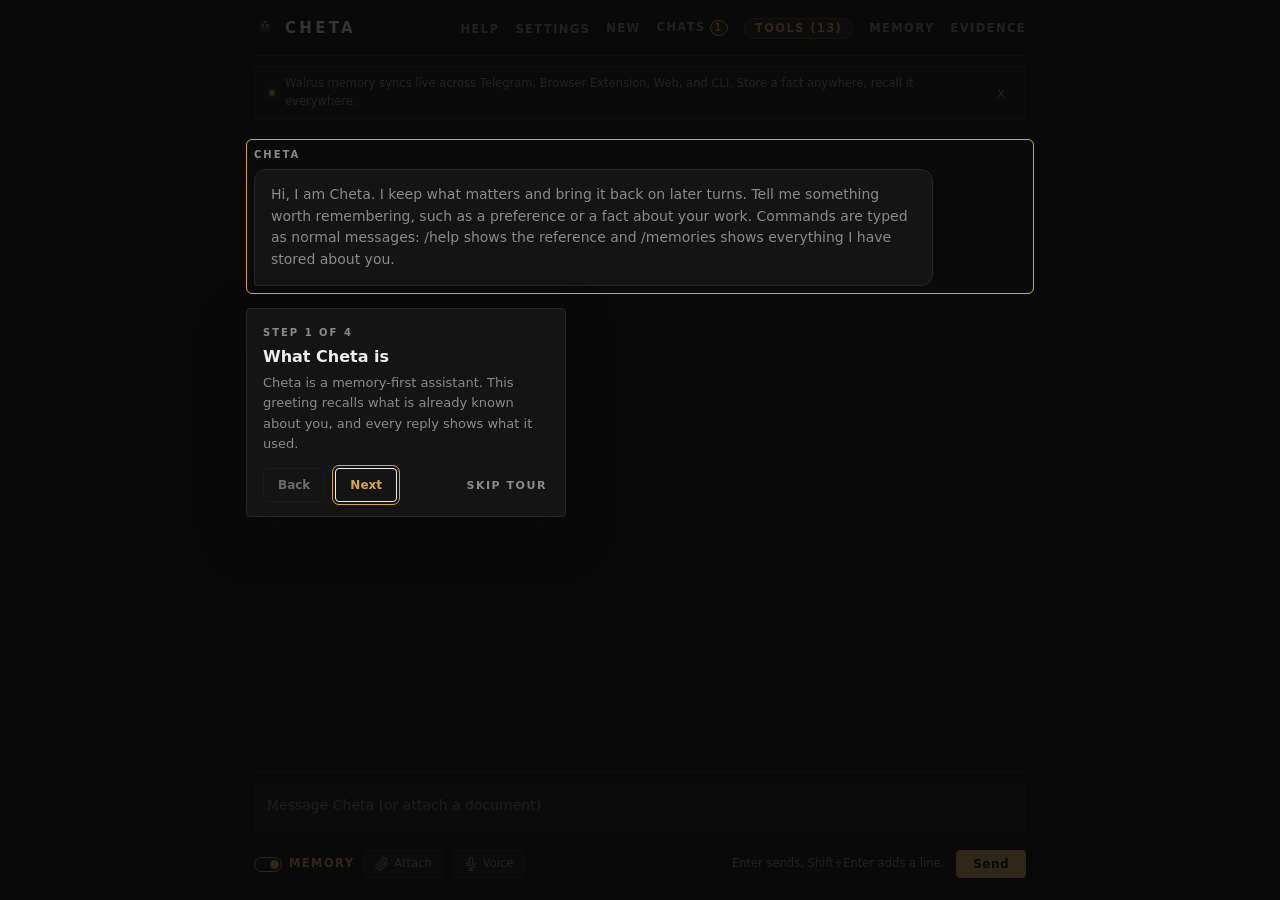
<file: src/web/index.html>
<!DOCTYPE html>
<html lang="en">
  <head>
    <meta charset="utf-8">
    <meta name="viewport" content="width=device-width, initial-scale=1">
    <meta name="color-scheme" content="dark">
    <meta name="description" content="Cheta is a memory-first assistant.">
    <title>Cheta</title>
    <link rel="stylesheet" href="styles.css">
  </head>
  <body class="chat-body">
    <div id="chat-app" class="chat-app">
      <header class="chat-head">
        <div class="brand-wrap">
          <svg viewBox="0 0 64 64" width="22" height="22" fill="none" xmlns="http://www.w3.org/2000/svg">
            <circle cx="32" cy="28" r="18" fill="#18181c" stroke="#333" stroke-width="1.5"/>
            <ellipse cx="25" cy="25" rx="3.5" ry="4" fill="#f0f0f0"/>
            <ellipse cx="39" cy="25" rx="3.5" ry="4" fill="#f0f0f0"/>
            <circle cx="25.8" cy="25.5" r="2" fill="#111"/>
            <circle cx="39.8" cy="25.5" r="2" fill="#111"/>
            <circle cx="26.3" cy="24.5" r="0.8" fill="white"/>
            <circle cx="40.3" cy="24.5" r="0.8" fill="white"/>
            <path d="M26 33 Q32 38 38 33" stroke="#d4a853" stroke-width="1.6" fill="none" stroke-linecap="round"/>
            <rect x="28" y="13" width="8" height="4" rx="2" fill="#d4a853" opacity="0.8"/>
            <circle cx="32" cy="13" r="1.5" fill="#f0e0a0"/>
          </svg>
          <p class="wordmark">CHETA</p>
        </div>
        <div class="head-actions">
          <details class="help" id="help">
            <summary class="help-toggle">Help</summary>
            <div class="help-panel" role="dialog" aria-label="Cheta reference">
              <p class="help-replay">
                <button id="help-tour" class="help-tour" type="button">Show me around</button>
              </p>
              <h3>Commands</h3>
              <ul class="help-list">
                <li><code>/help</code> shows this reference.</li>
                <li><code>/memories</code> shows everything stored about you, numbered.</li>
                <li><code>/forget 2</code> retires the note with that number.</li>
                <li><code>/start</code> says hello and recalls what is known about you.</li>
                <li><code>/link &lt;handle&gt;</code> joins a shared memory space across your clients.</li>
              </ul>
              <p class="help-note">
                Commands are typed as normal messages. Nothing has to be guessed:
                whatever you can do has a visible control.
              </p>

              <h3>What the tools do</h3>
              <ul class="help-list">
                <li>Search the web, read a page you name, check Wikipedia or the weather.</li>
                <li>Do arithmetic and set or list reminders.</li>
                <li>Answer questions about a document you send; voice notes are transcribed.</li>
              </ul>

              <h3>Pairing</h3>
              <p class="help-text">
                Generate a pairing code on a client you already use, then enter it on
                the new one.
              </p>

              <h3>Memory</h3>
              <p class="help-text">
                Each reply lists what was recalled for it. "Show it without memory"
                replays that turn with memory off, so you can see the difference. The
                Memory switch turns memory off for one message only.
              </p>
            </div>
          </details>
          <details class="settings">
            <summary class="settings-toggle">Settings</summary>
            <div class="settings-panel">
              <label class="field-label" for="display-name">Display name</label>
              <input
                id="display-name"
                type="text"
                maxlength="128"
                autocomplete="off"
                placeholder="Optional"
              >
              <p class="field-note">Saved in this browser and sent with each message.</p>
            </div>
          </details>
          <button id="btn-web-new-chat" class="head-btn" type="button">New</button>
          <button id="btn-web-chats" class="head-btn" type="button">Chats <span id="web-chats-badge" class="badge-count hidden">0</span></button>
          <button id="tools-toggle-btn" class="head-btn head-btn-pill" type="button">Tools (13)</button>
          <a class="head-link" href="dashboard.html">Memory</a>
          <a class="head-link" href="evidence.html">Evidence</a>
        </div>
      </header>

      <div id="sync-banner" class="sync-banner" role="status">
        <span class="sync-indicator" aria-hidden="true"></span>
        <span class="sync-text">Walrus memory syncs live across Telegram, Browser Extension, Web, and CLI. Store a fact anywhere, recall it everywhere.</span>
        <button id="sync-dismiss" class="sync-dismiss" type="button" aria-label="Dismiss">x</button>
      </div>

      <div id="persona-bar" class="persona-bar hidden" role="region" aria-label="Judge persona preview">
        <span class="persona-label">Judge Preview:</span>
        <button class="persona-btn" data-name="Kosisochukwu" data-uid="5527434923" data-surface="telegram" data-desc="Founder, 16 memories on Walrus - tech preferences, hackathons, Nigerian developer">Kosi (16 mem)</button>
        <button class="persona-btn" data-name="Kenzy" data-uid="6190892934" data-surface="telegram" data-desc="17 memories on Walrus - personal preferences, food, lifestyle">Kenzy (17 mem)</button>
        <button class="persona-btn" data-name="K" data-uid="6959647089" data-surface="telegram" data-desc="Student, 30 memories on Walrus - gaming, content creator">K (30 mem)</button>
        <span id="persona-active" class="persona-active hidden"></span>
        <button id="persona-reset" class="persona-reset hidden" type="button">Exit persona</button>
      </div>

      <div id="chats-drawer" class="chats-drawer hidden" role="region" aria-label="Saved Chats">
        <div class="chats-drawer-header">
          <h3>Chat Sessions</h3>
          <div class="chats-drawer-actions">
            <button id="btn-drawer-new" class="drawer-action-btn" type="button">+ New Chat</button>
            <button id="chats-drawer-close" class="tools-close-btn" type="button" aria-label="Close chats"><svg width="14" height="14" viewBox="0 0 24 24" fill="none" stroke="currentColor" stroke-width="2.5" stroke-linecap="round"><line x1="18" y1="6" x2="6" y2="18"></line><line x1="6" y1="6" x2="18" y2="18"></line></svg></button>
          </div>
        </div>
        <div id="web-chats-list" class="web-chats-list">
          <!-- Dynamic session cards injected here -->
        </div>
      </div>

      <div id="tools-drawer" class="tools-drawer hidden" role="region" aria-label="Agentic Capabilities">
        <div class="tools-drawer-header">
          <h3>Agentic Capabilities (13 Real Tools)</h3>
          <button id="tools-drawer-close" class="tools-close-btn" type="button" aria-label="Close tools"><svg width="14" height="14" viewBox="0 0 24 24" fill="none" stroke="currentColor" stroke-width="2.5" stroke-linecap="round"><line x1="18" y1="6" x2="6" y2="18"></line><line x1="6" y1="6" x2="18" y2="18"></line></svg></button>
        </div>
        <p class="tools-intro">Cheta executes multi-step reasoning across these 13 built-in tools. Click any prompt to try it:</p>
        <div class="tools-grid">
          <div class="tool-card" data-prompt="Calculate 14 * 25 + 350">
            <span class="tool-card-name">calculate</span>
            <span class="tool-card-desc">Safe arithmetic engine parsed with AST.</span>
            <button class="tool-try-btn" type="button">Calculate 14 * 25 + 350</button>
          </div>
          <div class="tool-card" data-prompt="What is the weather in Lagos, Nigeria?">
            <span class="tool-card-name">weather</span>
            <span class="tool-card-desc">Live weather and 3-day forecast via Open-Meteo.</span>
            <button class="tool-try-btn" type="button">Weather in Lagos</button>
          </div>
          <div class="tool-card" data-prompt="Wikipedia Ada Lovelace">
            <span class="tool-card-name">wikipedia</span>
            <span class="tool-card-desc">Encyclopedia article lookup and summary extraction.</span>
            <button class="tool-try-btn" type="button">Wikipedia Ada Lovelace</button>
          </div>
          <div class="tool-card" data-prompt="Search for Walrus Protocol memory and storage">
            <span class="tool-card-name">web_search</span>
            <span class="tool-card-desc">Real-time web search with snippet synthesis.</span>
            <button class="tool-try-btn" type="button">Search Walrus Protocol</button>
          </div>
          <div class="tool-card" data-prompt="Remind me to review hackathon submission tomorrow at 9am">
            <span class="tool-card-name">reminder_set</span>
            <span class="tool-card-desc">Schedule future reminders with due-time alerts.</span>
            <button class="tool-try-btn" type="button">Remind tomorrow 9am</button>
          </div>
          <div class="tool-card" data-prompt="List my reminders">
            <span class="tool-card-name">reminder_list</span>
            <span class="tool-card-desc">Inspect pending scheduled reminders.</span>
            <button class="tool-try-btn" type="button">List reminders</button>
          </div>
          <div class="tool-card" data-prompt="Schedule event Demo Presentation on Friday at 3pm">
            <span class="tool-card-name">calendar_event</span>
            <span class="tool-card-desc">Generate RFC 5545 iCalendar (.ics) invitations.</span>
            <button class="tool-try-btn" type="button">Schedule event on Friday</button>
          </div>
          <div class="tool-card" data-prompt="What do you remember about my preferences?">
            <span class="tool-card-name">memory_recall</span>
            <span class="tool-card-desc">Ranked semantic recall from Walrus namespace.</span>
            <button class="tool-try-btn" type="button">Recall my preferences</button>
          </div>
          <div class="tool-card" data-prompt="Fetch https://example.com">
            <span class="tool-card-name">fetch_url</span>
            <span class="tool-card-desc">Fetch and extract public web pages with SSRF guards.</span>
            <button class="tool-try-btn" type="button">Fetch example.com</button>
          </div>
          <div class="tool-card" data-prompt="Crawl https://example.com 2 pages">
            <span class="tool-card-name">crawl</span>
            <span class="tool-card-desc">Multi-page web crawler with robots.txt compliance.</span>
            <button class="tool-try-btn" type="button">Crawl example.com</button>
          </div>
        </div>
      </div>

      <div id="degraded-banner" class="banner hidden" role="status"></div>

      <main
        id="transcript"
        class="transcript"
        aria-live="polite"
        aria-label="Conversation with Cheta"
      ></main>

      <form id="composer" class="composer">
        <div id="web-suggestions" class="suggestions hidden" role="listbox" aria-label="Commands"></div>
        <div id="attachment-preview" class="attachment-preview hidden">
          <span id="attachment-filename" class="attachment-filename"></span>
          <button id="attachment-remove-btn" class="attachment-remove" type="button" title="Remove attachment"><svg width="12" height="12" viewBox="0 0 24 24" fill="none" stroke="currentColor" stroke-width="2.5" stroke-linecap="round"><line x1="18" y1="6" x2="6" y2="18"></line><line x1="6" y1="6" x2="18" y2="18"></line></svg></button>
        </div>
        <label class="sr-only" for="chat-input">Message</label>
        <textarea
          id="chat-input"
          rows="1"
          maxlength="8000"
          placeholder="Message Cheta (or attach a document)"
        ></textarea>
        <div class="composer-row">
          <div class="composer-left">
            <label id="memory-switch" class="mini-switch" for="memory-toggle">
              <input id="memory-toggle" type="checkbox" checked>
              <span class="mini-track" aria-hidden="true"><span class="mini-thumb"></span></span>
              <span class="mini-label">Memory</span>
            </label>
            <button id="attach-btn" class="attach-btn" type="button" title="Attach document (PDF, TXT, DOCX, CSV, MD)">
              <svg width="14" height="14" viewBox="0 0 24 24" fill="none" stroke="currentColor" stroke-width="2" stroke-linecap="round" stroke-linejoin="round" aria-hidden="true"><path d="M21.44 11.05l-9.19 9.19a6 6 0 0 1-8.49-8.49l9.19-9.19a4 4 0 0 1 5.66 5.66l-9.2 9.19a2 2 0 0 1-2.83-2.83l8.49-8.48"></path></svg>
              <span>Attach</span>
            </button>
            <button id="voice-btn" class="attach-btn" type="button" title="Voice input (Speech-to-text)">
              <svg width="14" height="14" viewBox="0 0 24 24" fill="none" stroke="currentColor" stroke-width="2" stroke-linecap="round" stroke-linejoin="round" aria-hidden="true"><path d="M12 1a3 3 0 0 0-3 3v8a3 3 0 0 0 6 0V4a3 3 0 0 0-3-3z"></path><path d="M19 10v2a7 7 0 0 1-14 0v-2"></path><line x1="12" y1="19" x2="12" y2="23"></line><line x1="8" y1="23" x2="16" y2="23"></line></svg>
              <span id="voice-label">Voice</span>
            </button>
            <input id="file-input" type="file" accept=".pdf,.docx,.txt,.md,.csv,.json,.yaml,.xml" class="hidden">
          </div>
          <span class="composer-hint">Enter sends, Shift+Enter adds a line.</span>
          <button id="send-button" class="send" type="submit">Send</button>
        </div>
      </form>
    </div>

    <div
      id="tour"
      class="tour hidden"
      role="dialog"
      aria-modal="true"
      aria-labelledby="tour-title"
    >
      <div id="tour-ring" class="tour-ring" aria-hidden="true"></div>
      <div id="tour-card" class="tour-card">
        <div id="tour-body" class="tour-body">
          <p id="tour-progress" class="tour-progress"></p>
          <h2 id="tour-title" class="tour-title"></h2>
          <p id="tour-text" class="tour-text"></p>
        </div>
        <div class="tour-actions">
          <button id="tour-back" class="tour-btn" type="button">Back</button>
          <button id="tour-next" class="tour-btn tour-btn-next" type="button">Next</button>
          <button id="tour-skip" class="tour-skip" type="button">Skip tour</button>
        </div>
      </div>
    </div>

    <script src="app.js"></script>
  </body>
</html>
</file>
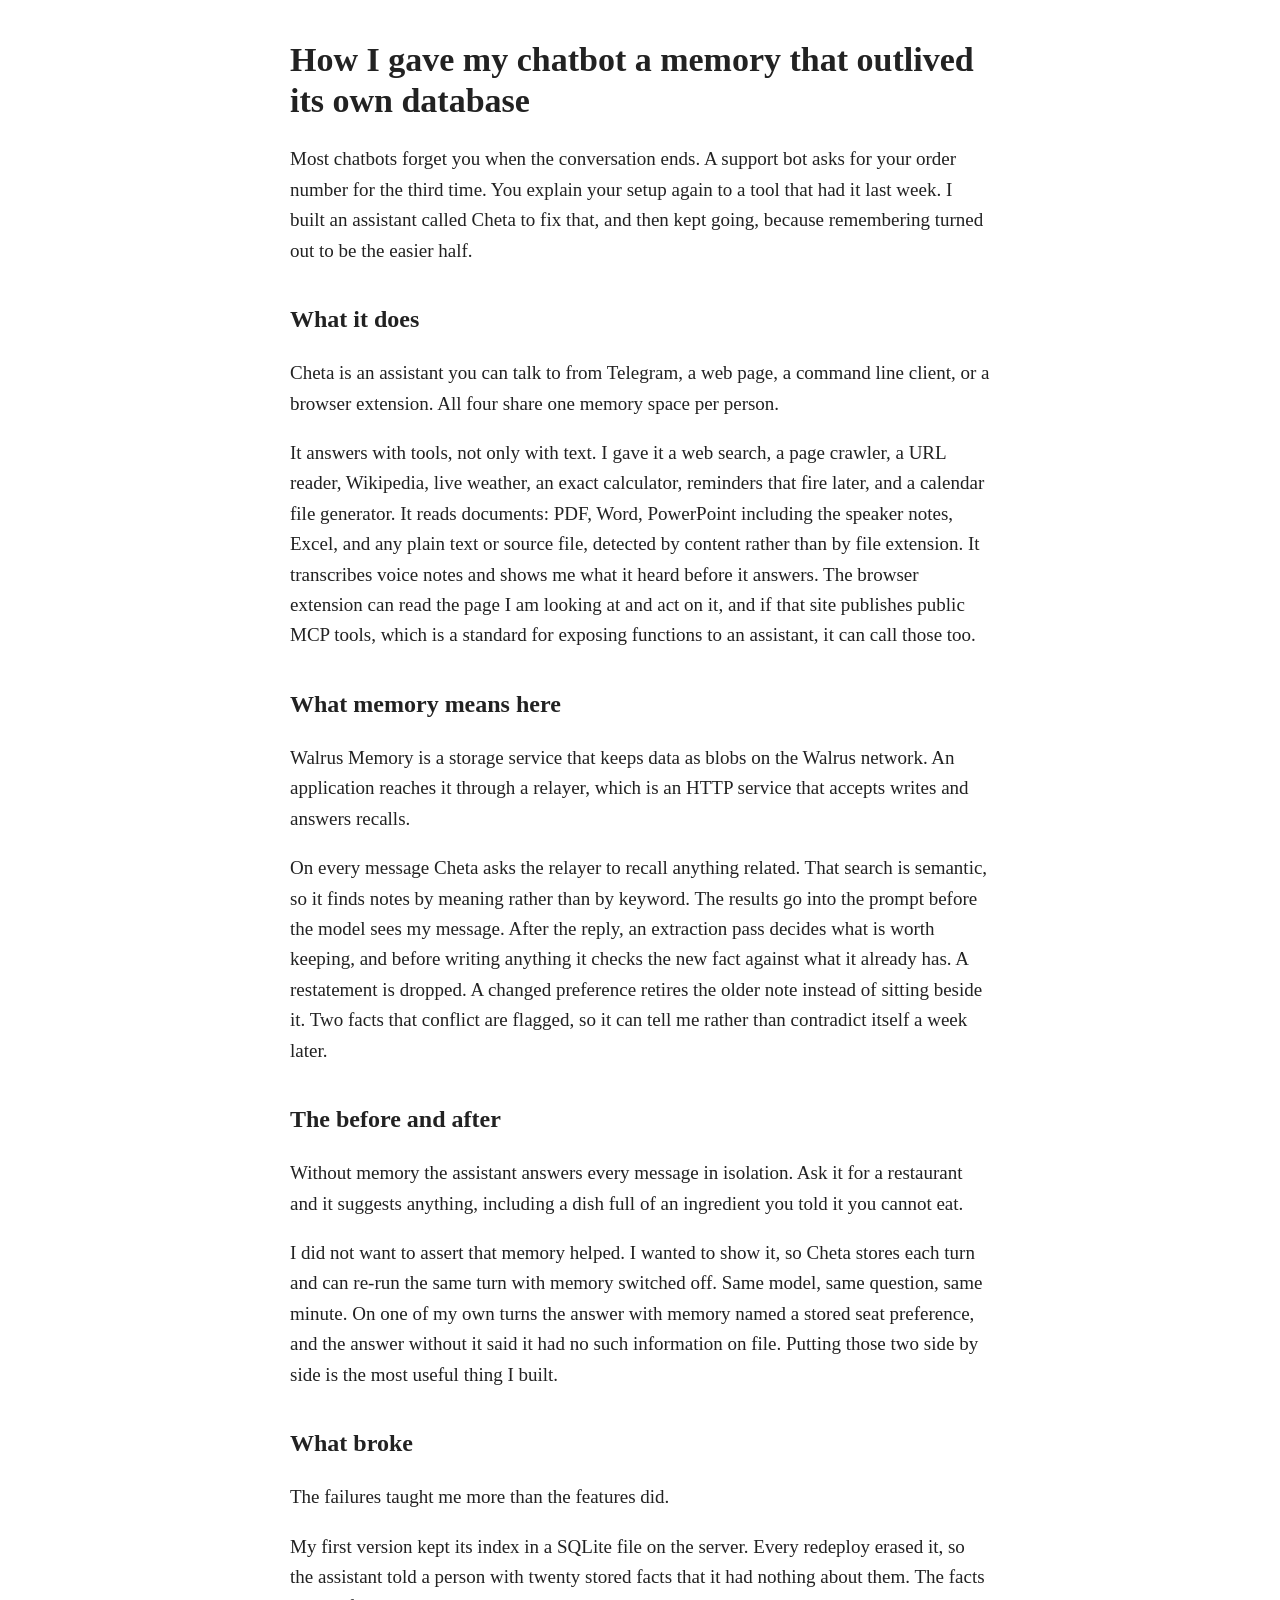
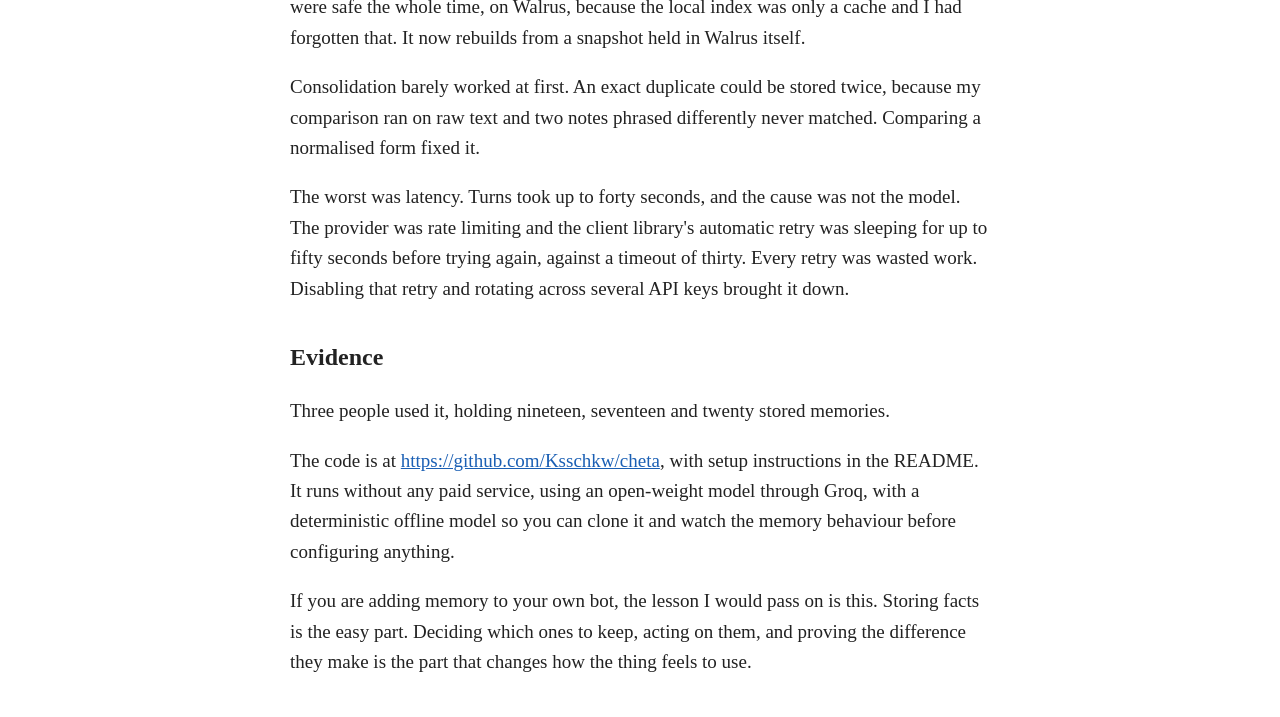
<file: docs/article-for-medium.html>
<!doctype html><html><head><meta charset='utf-8'><title>Cheta article for Medium</title><style>body{max-width:700px;margin:40px auto;font:19px/1.6 Georgia,serif;color:#222}h1{font-size:34px;line-height:1.2}h2{font-size:24px;margin-top:34px}a{color:#1a5fb4}</style></head><body>
<h1>How I gave my chatbot a memory that outlived its own database</h1>
<p>Most chatbots forget you when the conversation ends. A support bot asks for your order number for the third time. You explain your setup again to a tool that had it last week. I built an assistant called Cheta to fix that, and then kept going, because remembering turned out to be the easier half.</p>
<h2>What it does</h2>
<p>Cheta is an assistant you can talk to from Telegram, a web page, a command line client, or a browser extension. All four share one memory space per person.</p>
<p>It answers with tools, not only with text. I gave it a web search, a page crawler, a URL reader, Wikipedia, live weather, an exact calculator, reminders that fire later, and a calendar file generator. It reads documents: PDF, Word, PowerPoint including the speaker notes, Excel, and any plain text or source file, detected by content rather than by file extension. It transcribes voice notes and shows me what it heard before it answers. The browser extension can read the page I am looking at and act on it, and if that site publishes public MCP tools, which is a standard for exposing functions to an assistant, it can call those too.</p>
<h2>What memory means here</h2>
<p>Walrus Memory is a storage service that keeps data as blobs on the Walrus network. An application reaches it through a relayer, which is an HTTP service that accepts writes and answers recalls.</p>
<p>On every message Cheta asks the relayer to recall anything related. That search is semantic, so it finds notes by meaning rather than by keyword. The results go into the prompt before the model sees my message. After the reply, an extraction pass decides what is worth keeping, and before writing anything it checks the new fact against what it already has. A restatement is dropped. A changed preference retires the older note instead of sitting beside it. Two facts that conflict are flagged, so it can tell me rather than contradict itself a week later.</p>
<h2>The before and after</h2>
<p>Without memory the assistant answers every message in isolation. Ask it for a restaurant and it suggests anything, including a dish full of an ingredient you told it you cannot eat.</p>
<p>I did not want to assert that memory helped. I wanted to show it, so Cheta stores each turn and can re-run the same turn with memory switched off. Same model, same question, same minute. On one of my own turns the answer with memory named a stored seat preference, and the answer without it said it had no such information on file. Putting those two side by side is the most useful thing I built.</p>
<h2>What broke</h2>
<p>The failures taught me more than the features did.</p>
<p>My first version kept its index in a SQLite file on the server. Every redeploy erased it, so the assistant told a person with twenty stored facts that it had nothing about them. The facts were safe the whole time, on Walrus, because the local index was only a cache and I had forgotten that. It now rebuilds from a snapshot held in Walrus itself.</p>
<p>Consolidation barely worked at first. An exact duplicate could be stored twice, because my comparison ran on raw text and two notes phrased differently never matched. Comparing a normalised form fixed it.</p>
<p>The worst was latency. Turns took up to forty seconds, and the cause was not the model. The provider was rate limiting and the client library's automatic retry was sleeping for up to fifty seconds before trying again, against a timeout of thirty. Every retry was wasted work. Disabling that retry and rotating across several API keys brought it down.</p>
<h2>Evidence</h2>
<p>Three people used it, holding nineteen, seventeen and twenty stored memories.</p>
<p>The code is at <a href="https://github.com/Ksschkw/cheta">https://github.com/Ksschkw/cheta</a>, with setup instructions in the README. It runs without any paid service, using an open-weight model through Groq, with a deterministic offline model so you can clone it and watch the memory behaviour before configuring anything.</p>
<p>If you are adding memory to your own bot, the lesson I would pass on is this. Storing facts is the easy part. Deciding which ones to keep, acting on them, and proving the difference they make is the part that changes how the thing feels to use.</p>
</body></html>
</file>
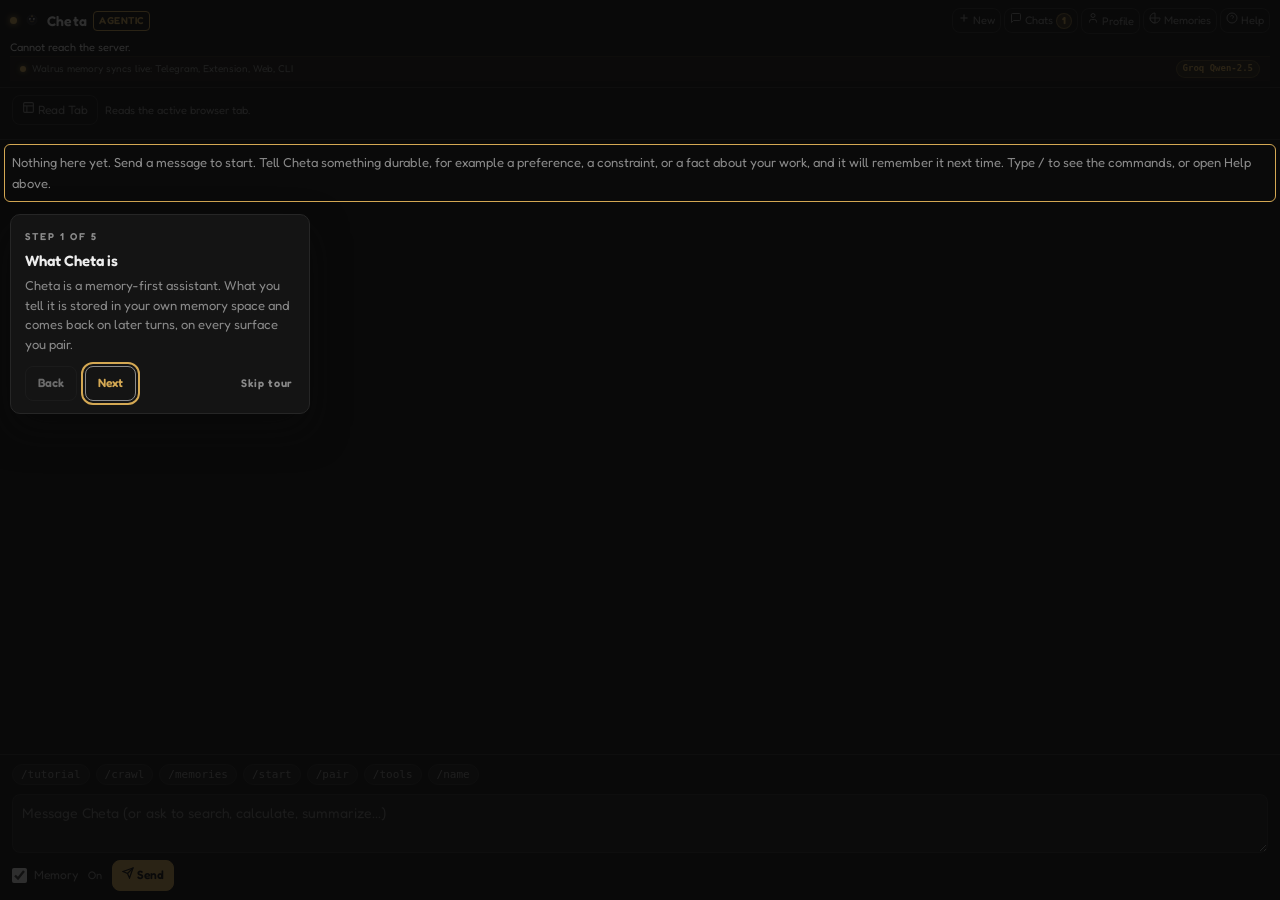
<file: extension/sidepanel.html>
<!DOCTYPE html>
<html lang="en">
  <head>
    <meta charset="utf-8">
    <meta name="viewport" content="width=device-width, initial-scale=1">
    <title>Cheta</title>
    <link rel="preconnect" href="https://fonts.googleapis.com">
    <link rel="preconnect" href="https://fonts.gstatic.com" crossorigin>
    <link href="https://fonts.googleapis.com/css2?family=Fredoka:wght@400;500;600;700&family=Plus+Jakarta+Sans:wght@400;500;600&family=JetBrains+Mono:wght@400;600&display=swap" rel="stylesheet">
    <link rel="stylesheet" href="styles.css">
  </head>
  <body>
    <div id="app" class="app">
      <header class="topbar">
        <div class="topbar-row">
          <div class="brand-group">
            <span class="status-dot" id="conn-dot" title="Connected"></span>
            <span class="brand-avatar" title="Cheta Memory Agent" style="display:inline-flex;align-items:center;">
              <svg viewBox="0 0 64 64" width="18" height="18" fill="none" xmlns="http://www.w3.org/2000/svg">
                <circle cx="32" cy="28" r="18" fill="#18181c" stroke="#333" stroke-width="1.5"/>
                <ellipse cx="25" cy="25" rx="3.5" ry="4" fill="#f0f0f0"/>
                <ellipse cx="39" cy="25" rx="3.5" ry="4" fill="#f0f0f0"/>
                <circle cx="25.8" cy="25.5" r="2" fill="#111"/>
                <circle cx="39.8" cy="25.5" r="2" fill="#111"/>
                <circle cx="26.3" cy="24.5" r="0.8" fill="white"/>
                <circle cx="40.3" cy="24.5" r="0.8" fill="white"/>
                <path d="M26 33 Q32 38 38 33" stroke="#d4a853" stroke-width="1.6" fill="none" stroke-linecap="round"/>
                <rect x="28" y="13" width="8" height="4" rx="2" fill="#d4a853" opacity="0.8"/>
                <circle cx="32" cy="13" r="1.5" fill="#f0e0a0"/>
              </svg>
            </span>
            <h1 class="brand">Cheta</h1>
            <span class="badge badge-accent">Agentic</span>
          </div>
          <div class="topbar-actions">
            <button
              id="btn-new-chat"
              class="btn btn-quiet btn-pill"
              type="button"
              title="Start a fresh chat"
            >
              <svg width="12" height="12" viewBox="0 0 24 24" fill="none" stroke="currentColor" stroke-width="2.5"><line x1="12" y1="5" x2="12" y2="19"></line><line x1="5" y1="12" x2="19" y2="12"></line></svg>
              <span>New</span>
            </button>
            <button
              id="btn-chats"
              class="btn btn-quiet btn-pill"
              type="button"
              aria-expanded="false"
              aria-controls="chats-panel"
              title="Chat History & Sessions"
            >
              <svg width="12" height="12" viewBox="0 0 24 24" fill="none" stroke="currentColor" stroke-width="2"><path d="M21 15a2 2 0 0 1-2 2H7l-4 4V5a2 2 0 0 1 2-2h14a2 2 0 0 1 2 2z"/></svg>
              <span>Chats</span>
              <span id="chats-count-badge" class="badge-count hidden">0</span>
            </button>
            <button
              id="toggle-profile-panel"
              class="btn btn-quiet btn-pill"
              type="button"
              aria-expanded="false"
              aria-controls="profile-panel"
              title="Identity & Device Pairing"
            >
              <svg width="12" height="12" viewBox="0 0 24 24" fill="none" stroke="currentColor" stroke-width="2"><path d="M19 21v-2a4 4 0 0 0-4-4H9a4 4 0 0 0-4 4v2"/><circle cx="12" cy="7" r="4"/></svg>
              <span id="profile-name-badge">Profile</span>
            </button>
            <button
              id="toggle-memory-panel"
              class="btn btn-quiet btn-pill"
              type="button"
              aria-expanded="false"
              aria-controls="memory-panel"
              title="Walrus Stored Memories"
            >
              <svg width="12" height="12" viewBox="0 0 24 24" fill="none" stroke="currentColor" stroke-width="2"><path d="M12 2a10 10 0 1 0 10 10H12V2z"/><path d="M12 12 2.1 12a10 10 0 0 0 9.9 10z"/></svg>
              <span>Memories</span>
            </button>
            <button
              id="toggle-help"
              class="btn btn-quiet btn-pill"
              type="button"
              aria-expanded="false"
              aria-controls="help-panel"
              title="Master Tutorial & Commands Guide"
            >
              <svg width="12" height="12" viewBox="0 0 24 24" fill="none" stroke="currentColor" stroke-width="2"><circle cx="12" cy="12" r="10"/><path d="M9.09 9a3 3 0 0 1 5.83 1c0 2-3 3-3 3"/><line x1="12" y1="17" x2="12.01" y2="17"/></svg>
              <span>Help</span>
            </button>
          </div>
        </div>

        <p id="conn-status" class="status" aria-live="polite"></p>
        <div id="degraded-banner" class="notice hidden"></div>
        <div class="ext-sync-strip" id="ext-sync-strip">
          <span class="ext-sync-dot" aria-hidden="true"></span>
          <span class="ext-sync-label">Walrus memory syncs live: Telegram, Extension, Web, CLI</span>
          <span class="ext-engine-pill" title="Primary LLM: Groq Qwen-2.5-32B. Fallback: Google Gemini Flash-Lite, Ollama Qwen-2.5">Groq Qwen-2.5</span>
        </div>
      </header>

      <section id="profile-panel" class="profile-panel hidden" aria-label="Profile and Pairing">
        <div class="panel-head">
          <h2>Identity & Pairing</h2>
          <button id="close-profile" class="btn btn-quiet" type="button">Close</button>
        </div>
        <div class="panel-body">
          <div class="form-group">
            <label class="field-label" for="profile-name-input">Your Name</label>
            <div class="input-row">
              <input id="profile-name-input" class="text-input" type="text" maxlength="128" placeholder="e.g. Kosisochukwu">
              <button id="save-profile-name" class="btn btn-accent" type="button">Save</button>
            </div>
            <p class="hint">Identifies you across Telegram, Terminal, and Browser.</p>
          </div>
          <div class="form-group">
            <label class="field-label" for="backend-url-select">API Backend Server</label>
            <div class="input-row">
              <select id="backend-url-select" class="text-input">
                <option value="https://ranti-gkn7.onrender.com">Cloud Production (Render)</option>
                <option value="http://127.0.0.1:8000">Local Dev Server (127.0.0.1:8000)</option>
              </select>
            </div>
            <p class="hint">Switch to local if testing locally, or Cloud Production.</p>
          </div>
          <div class="form-group pairing-section">
            <h3>Cross-Device Pairing</h3>
            <p class="help-text">Share this memory space with your Telegram bot or CLI client:</p>
            <button id="btn-pair-code" class="btn btn-quiet" type="button">Get Pairing Code</button>
            <div id="pair-code-display" class="pair-code-display hidden"></div>
          </div>
        </div>
      </section>

      <section id="help-panel" class="help-panel hidden" aria-label="Cheta tutorial and reference">
        <div class="panel-head">
          <h2>Cheta Master Tutorial</h2>
          <div class="panel-head-actions">
            <button id="help-tour" class="btn btn-quiet" type="button">
              Interactive Tour
            </button>
            <button id="close-help" class="btn btn-quiet" type="button">Close</button>
          </div>
        </div>
        <div class="help-body">
          <div class="tutorial-card">
            <h3>1. The 4 Unified Surfaces</h3>
            <p class="help-text">
              Cheta is unified across 4 platforms with a single shared Walrus decentralized memory space:
            </p>
            <ul class="help-list">
              <li><strong>Browser Extension</strong> (Sidepanel): In-page WebMCP automation, live reasoning pills, tab reading, and instant APK/file download buttons.</li>
              <li><strong>Telegram Bot</strong>: Mobile companion. Remembers what you did on your laptop or terminal.</li>
              <li><strong>Terminal CLI</strong>: <code>python -m src.cli chat</code> for developer workflows and terminal memory.</li>
              <li><strong>Web Dashboard</strong>: Accessible via <code>/app/</code> for complete memory inspection and settings.</li>
            </ul>
          </div>

          <div class="tutorial-card">
            <h3>2. Decentralized Walrus Memory</h3>
            <p class="help-text">
              Talk naturally! Cheta automatically detects durable facts about you, your projects, and preferences, encrypts them, and commits them to Walrus storage blobs.
            </p>
            <ul class="help-list">
              <li><code>/memories</code> &mdash; lists every active note stored about you.</li>
              <li><code>/forget &lt;number&gt;</code> &mdash; permanently retires a memory note.</li>
              <li><code>/correct &lt;number&gt; &lt;text&gt;</code> &mdash; edits the exact wording.</li>
            </ul>
          </div>

          <div class="tutorial-card">
            <h3>3. 10-Second Cross-Device Pairing</h3>
            <p class="help-text">
              Want your Telegram bot or Terminal to share the exact same memories as this browser?
            </p>
            <ol class="help-steps">
              <li>Click <strong>Profile</strong> above (or type <code>/pair</code>) to get a 6-digit code.</li>
              <li>Open your other client (e.g. Telegram or CLI) and type <code>pair &lt;code&gt;</code>.</li>
              <li>Done! Both surfaces now read and write to the same Walrus memory space.</li>
            </ol>
          </div>

          <div class="tutorial-card">
            <h3>4. Proactive Web Crawler & 1-Click Downloads</h3>
            <p class="help-text">
              Extract knowledge and direct download links from any public website:
            </p>
            <ul class="help-list">
              <li>Type <code>/crawl https://example.com</code> or <code>crawl &lt;url&gt;</code>.</li>
              <li>Cheta inspects robots.txt, traverses pages, extracts key content, and surfaces prominent <strong>Download Buttons</strong> for discovered APKs, ZIPs, and PDFs.</li>
            </ul>
          </div>

          <div class="tutorial-card">
            <h3>5. In-Page WebMCP DOM Automation</h3>
            <p class="help-text">
              Click <strong>Read Tab</strong> on any webpage. On sites exposing WebMCP tools (like the Pizza Maker demo), Cheta registers their capabilities and can execute actions directly inside the webpage when you ask (e.g. "add mushrooms and make it large")!
            </p>
          </div>

          <div class="tutorial-card">
            <h3>6. Complete Command Reference</h3>
            <ul class="help-list">
              <li><code>/tutorial</code> &mdash; print this master tutorial.</li>
              <li><code>/crawl &lt;url&gt;</code> &mdash; crawl website and extract download links.</li>
              <li><code>/start</code> &mdash; greet and view remembered facts.</li>
              <li><code>/tools</code> &mdash; list all registered agentic capabilities.</li>
              <li><code>/name &lt;name&gt;</code> &mdash; set your display name across all clients.</li>
              <li><code>/sessions</code> &mdash; view all connected devices.</li>
              <li><code>/unpair</code> &mdash; disconnect this device from the shared memory space.</li>
            </ul>
          </div>
        </div>
      </section>

      <section id="chats-panel" class="chats-panel hidden" aria-label="Chat Sessions and History">
        <div class="panel-head">
          <div class="panel-title-group">
            <h2>Chat Sessions</h2>
            <p class="panel-subtitle">Saved conversations & page contexts</p>
          </div>
          <div class="panel-head-actions">
            <button id="btn-drawer-new-chat" class="btn btn-accent btn-pill" type="button">
              <svg width="12" height="12" viewBox="0 0 24 24" fill="none" stroke="currentColor" stroke-width="2.5"><line x1="12" y1="5" x2="12" y2="19"></line><line x1="5" y1="12" x2="19" y2="12"></line></svg>
              <span>New</span>
            </button>
            <button id="close-chats" class="btn btn-quiet" type="button">Close</button>
          </div>
        </div>
        <div class="chats-panel-body">
          <div id="chats-list" class="chats-list">
            <!-- Dynamic session cards injected here -->
          </div>
        </div>
      </section>

      <section id="memory-panel" class="memory-panel hidden" aria-label="Stored memories">
        <div class="panel-head">
          <div class="panel-title-group">
            <h2>Stored memories</h2>
            <p class="panel-subtitle">Durable facts committed to Walrus decentralized storage</p>
          </div>
          <div class="panel-head-actions">
            <button id="refresh-memories" class="btn btn-quiet" type="button">Refresh</button>
            <button id="close-memory-panel" class="btn btn-quiet" type="button">Close</button>
          </div>
        </div>
        <label class="check" for="mem-include-inactive">
          <input id="mem-include-inactive" type="checkbox">
          <span>Include superseded and contradicted</span>
        </label>
        <p id="memory-status" class="hint" aria-live="polite"></p>
        <div id="memory-list" class="memory-list"></div>
      </section>

      <section id="page-context" class="page-context" aria-label="The page in the active tab">
        <div class="page-row">
          <button id="use-page" class="btn btn-quiet page-use" type="button">
            <svg width="13" height="13" viewBox="0 0 24 24" fill="none" stroke="currentColor" stroke-width="2"><rect width="18" height="18" x="3" y="3" rx="2"/><path d="M3 9h18"/><path d="M9 21V9"/></svg>
            <span>Read Tab</span>
          </button>
          <span id="page-hint" class="hint page-hint">Reads the active browser tab.</span>
          <span id="page-status" class="hint page-status" aria-live="polite"></span>
          <span id="page-summary" class="page-summary hidden"></span>
        </div>
        <div id="mcp-row" class="page-row mcp-row hidden">
          <span id="mcp-summary" class="hint mcp-summary" aria-live="polite"></span>
          <button
            id="mcp-tools-toggle"
            class="btn btn-quiet hidden"
            type="button"
            aria-expanded="false"
            aria-controls="mcp-tools"
          >
            Tools
          </button>
        </div>
        <div
          id="mcp-tools"
          class="mcp-tools hidden"
          role="group"
          aria-label="Tools on this page"
        ></div>
        <div id="mcp-args" class="mcp-args hidden"></div>
      </section>

      <main id="transcript" class="transcript" aria-live="polite">
        <div id="empty-hint" class="empty">
          Nothing here yet. Send a message to start. Tell Cheta something durable, for
          example a preference, a constraint, or a fact about your work, and it will
          remember it next time. Type / to see the commands, or open Help above.
        </div>
      </main>

      <form id="composer" class="composer">
        <div id="suggestions" class="suggestions hidden" role="listbox" aria-label="Commands"></div>
        <div class="quick-chips" id="quick-chips">
          <button type="button" class="chip" data-cmd="/tutorial">/tutorial</button>
          <button type="button" class="chip" data-cmd="/crawl ">/crawl</button>
          <button type="button" class="chip" data-cmd="/memories">/memories</button>
          <button type="button" class="chip" data-cmd="/start">/start</button>
          <button type="button" class="chip" data-cmd="/pair">/pair</button>
          <button type="button" class="chip" data-cmd="/tools">/tools</button>
          <button type="button" class="chip" data-cmd="/name ">/name</button>
        </div>
        <label class="sr-only" for="chat-input">Message</label>
        <textarea
          id="chat-input"
          rows="2"
          maxlength="8000"
          placeholder="Message Cheta (or ask to search, calculate, summarize...)"
        ></textarea>
        <div class="composer-row">
          <label id="memory-switch" class="switch" for="memory-toggle" title="Persist and recall memories for this turn">
            <input id="memory-toggle" type="checkbox" checked>
            <span>Memory</span>
          </label>
          <span id="memory-toggle-state" class="switch-state">On</span>
          <button id="send-button" class="btn btn-accent" type="submit">
            <svg width="12" height="12" viewBox="0 0 24 24" fill="none" stroke="currentColor" stroke-width="2.5"><line x1="22" y1="2" x2="11" y2="13"/><polygon points="22 2 15 22 11 13 2 9 22 2"/></svg>
            <span>Send</span>
          </button>
        </div>
      </form>
    </div>

    <div
      id="tour"
      class="tour hidden"
      role="dialog"
      aria-modal="true"
      aria-labelledby="tour-title"
    >
      <div id="tour-ring" class="tour-ring" aria-hidden="true"></div>
      <div id="tour-card" class="tour-card">
        <div id="tour-body" class="tour-body">
          <p id="tour-progress" class="tour-progress"></p>
          <h2 id="tour-title" class="tour-title"></h2>
          <p id="tour-text" class="tour-text"></p>
        </div>
        <div class="tour-actions">
          <button id="tour-back" class="tour-btn" type="button">Back</button>
          <button id="tour-next" class="tour-btn tour-btn-next" type="button">Next</button>
          <button id="tour-skip" class="tour-skip" type="button">Skip tour</button>
        </div>
      </div>
    </div>

    <script src="browser-api.js"></script>
    <script src="sidepanel.js"></script>
  </body>
</html>
</file>
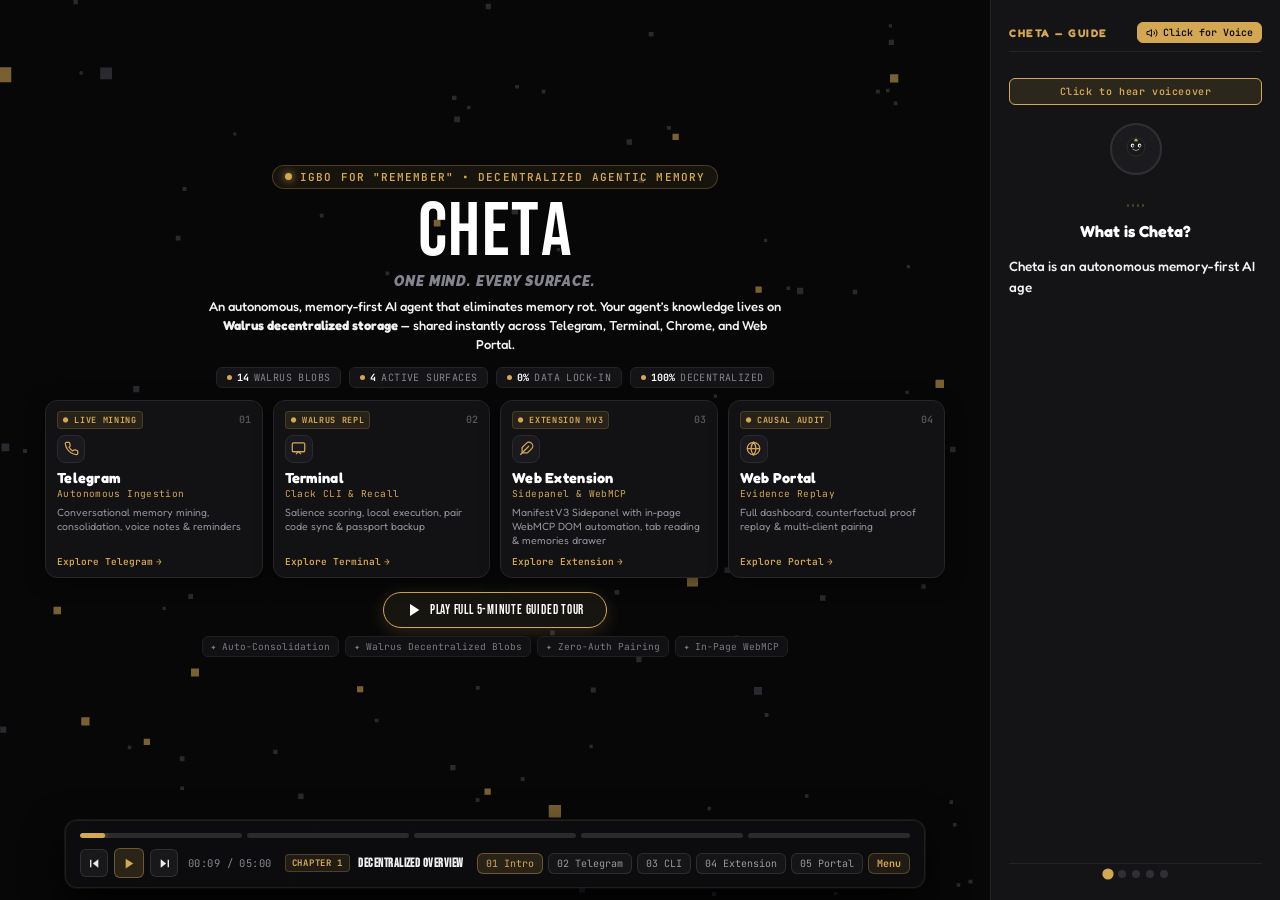
<file: src/web/demo.html>
<!DOCTYPE html>
<html lang="en">
<head>
  <meta charset="utf-8">
  <meta name="viewport" content="width=device-width, initial-scale=1">
  <meta name="color-scheme" content="dark">
  <title>Cheta - One Mind. Every Surface.</title>
  <link rel="preconnect" href="https://fonts.googleapis.com">
  <link rel="preconnect" href="https://fonts.gstatic.com" crossorigin>
  <link href="https://fonts.googleapis.com/css2?family=Bebas+Neue&family=Fredoka:wght@400;500;600;700&family=JetBrains+Mono:wght@400;500;700&family=Raleway:ital,wght@0,900;1,900&family=Space+Grotesk:wght@400;500;600;700&family=Syne:wght@700;800&display=swap" rel="stylesheet">
  <style>
    /* ====================================================================
       ROOT PALETTE - Pure obsidian monochrome with surgical warm gold accent
       Zero blue, zero cyan, zero neon. Authentic dark themes for each app.
    ==================================================================== */
    :root {
      --bg:           #070708;
      --bg2:          #0e0e10;
      --surf:         #141416;
      --surf2:        #1b1b1e;
      --line:         #232328;
      --line2:        #2f2f36;
      --txt:          #f2f2f4;
      --muted:        #848490;
      --dim:          #424248;
      --white:        #ffffff;
      /* Warm gold accent pop */
      --gold:         #d4a853;
      --gold-dim:     rgba(212, 168, 83, 0.12);
      --gold-line:    rgba(212, 168, 83, 0.35);
      /* Semantic status indicators */
      --ok:           #34d399;
      --warn:         #f59e0b;
      --err:          #f87171;
      /* Terminal phosphor */
      --term-bg:      #0a0a0c;
      --term-green:   #39ff14;
      --term-dim-g:   #1b681b;
      --term-prompt:  #4ade80;
      /* Telegram authentic dark theme */
      --tg-bg:        #0e1621;
      --tg-header:    #17212b;
      --tg-sent:      #2b5278;
      --tg-recv:      #182533;
      --tg-border:    #0b111a;
      --tg-time:      #8da4be;
      /* Chrome authentic dark mode */
      --chrome-frame: #202124;
      --chrome-tab:   #35363a;
      --chrome-bar:   #292a2d;
      --chrome-tool:  #3c3c3c;
      --chrome-url:   #303134;
      /* Typography */
      --f-display:    'Bebas Neue', 'Syne', sans-serif;
      --f-bubbly:     'Fredoka', sans-serif;
      --f-body:       'Space Grotesk', sans-serif;
      --f-mono:       'JetBrains Mono', monospace;
      --f-impact:     'Raleway', 'Syne', sans-serif;
    }

    *, *::before, *::after { box-sizing: border-box; margin: 0; padding: 0; }

    html, body {
      width: 100%; height: 100%;
      background: var(--bg);
      color: var(--txt);
      font-family: var(--f-body);
      overflow: hidden;
      user-select: none;
    }

    /* ── Canvas background ────────────────────────────────────────────── */
    #c { position: fixed; inset: 0; z-index: 0; pointer-events: none; }

    /* ── Scene container ──────────────────────────────────────────────── */
    #stage {
      position: fixed; inset: 0; z-index: 10;
      display: flex; align-items: stretch;
      height: 100vh;
      overflow: hidden;
    }

    /* ── Left MAIN panel (Centered, generous, proud) ─────────────────── */
    #main-area {
      flex: 1;
      height: 100vh;
      display: flex;
      flex-direction: column;
      align-items: center;
      justify-content: center;
      padding: 16px 20px;
      position: relative;
      min-width: 0;
      overflow: hidden;
    }

    /* ── Right NARRATOR sidebar ───────────────────────────────────────── */
    #narrator {
      width: 290px;
      min-width: 290px;
      max-width: 290px;
      height: 100vh;
      background: var(--surf);
      border-left: 1px solid var(--line);
      display: flex;
      flex-direction: column;
      padding: 22px 18px;
      gap: 14px;
      z-index: 20;
    }

    .narrator-head-row {
      display: flex;
      align-items: center;
      justify-content: space-between;
      border-bottom: 1px solid var(--line);
      padding-bottom: 8px;
      margin-bottom: 4px;
    }

    .narrator-head {
      font-family: var(--f-bubbly);
      font-size: 11px;
      font-weight: 700;
      letter-spacing: 0.14em;
      text-transform: uppercase;
      color: var(--gold);
    }

    .voice-toggle-btn {
      display: inline-flex;
      align-items: center;
      gap: 5px;
      padding: 3px 8px;
      border-radius: 6px;
      background: rgba(212, 168, 83, 0.12);
      border: 1px solid rgba(212, 168, 83, 0.3);
      color: var(--gold);
      font-family: var(--f-mono);
      font-size: 10px;
      font-weight: 600;
      cursor: pointer;
      transition: all 0.2s;
    }

    .voice-toggle-btn:hover {
      background: var(--gold);
      color: #0c0c0e;
    }

    .voice-toggle-btn.muted {
      background: rgba(255, 255, 255, 0.04);
      border-color: #333;
      color: #777;
    }

    .voice-toggle-btn.pulse-unmute {
      background: var(--gold);
      color: #0c0c0e;
      border-color: var(--gold);
      animation: pulseUnmute 1.1s ease-in-out infinite alternate;
    }

    @keyframes pulseUnmute {
      from { transform: scale(1); box-shadow: 0 0 0 0 rgba(212, 168, 83, 0.3); }
      to { transform: scale(1.05); box-shadow: 0 0 10px 3px rgba(212, 168, 83, 0.5); }
    }

    .audio-prompt-pill {
      margin: 8px 0 4px;
      padding: 6px 10px;
      background: rgba(212, 168, 83, 0.12);
      border: 1px solid var(--gold);
      border-radius: 6px;
      font-size: 10px;
      font-family: var(--f-mono);
      font-weight: 600;
      letter-spacing: 0.06em;
      color: var(--gold);
      text-align: center;
      cursor: pointer;
      display: flex;
      align-items: center;
      justify-content: center;
      gap: 6px;
      animation: pulseUnmute 1.1s ease-in-out infinite alternate;
      transition: all 0.2s;
    }

    .audio-prompt-pill:hover {
      background: var(--gold);
      color: #0c0c0e;
    }

    .voice-wave {
      display: flex;
      align-items: flex-end;
      justify-content: center;
      gap: 2.5px;
      height: 12px;
      margin: 6px auto 0;
      opacity: 0.3;
      transition: opacity 0.25s;
    }

    .voice-wave.active {
      opacity: 1;
    }

    .voice-wave .bar {
      width: 2.5px;
      height: 3px;
      background: var(--gold);
      border-radius: 1px;
    }

    .voice-wave.active .b1 { animation: waveAnim 0.7s ease infinite alternate; }
    .voice-wave.active .b2 { animation: waveAnim 0.5s ease 0.15s infinite alternate; }
    .voice-wave.active .b3 { animation: waveAnim 0.6s ease 0.3s infinite alternate; }
    .voice-wave.active .b4 { animation: waveAnim 0.45s ease 0.1s infinite alternate; }

    @keyframes waveAnim {
      from { height: 3px; }
      to { height: 13px; }
    }

    .narrator-face {
      width: 52px; height: 52px;
      border-radius: 50%;
      background: var(--surf2);
      border: 2px solid var(--line2);
      display: flex; align-items: center; justify-content: center;
      margin: 0 auto;
      overflow: hidden;
      position: relative;
      flex-shrink: 0;
    }

    .narrator-face svg { width: 32px; height: 32px; }

    .narrator-face::after {
      content: '';
      position: absolute; inset: -4px;
      border-radius: 50%;
      border: 2px solid var(--gold);
      opacity: 0;
      animation: narPulse 2.4s ease-in-out infinite;
    }

    @keyframes narPulse {
      0%, 100% { opacity: 0; transform: scale(1); }
      50% { opacity: 0.65; transform: scale(1.08); }
    }

    .narrator-scene-title {
      font-family: var(--f-bubbly);
      font-size: 16px;
      font-weight: 700;
      color: var(--white);
      line-height: 1.3;
      text-align: center;
    }

    .narrator-text {
      font-family: var(--f-bubbly);
      font-size: 13.5px;
      font-weight: 500;
      color: var(--txt);
      line-height: 1.6;
      min-height: 90px;
      flex: 1;
      overflow-y: auto;
    }

    .narrator-cursor {
      display: inline-block;
      width: 2px; height: 1.1em;
      background: var(--gold);
      margin-left: 1px;
      vertical-align: text-bottom;
      animation: blink 1s step-start infinite;
    }

    @keyframes blink { 50% { opacity: 0; } }

    .narrator-dots {
      display: flex; gap: 6px; justify-content: center;
      padding-top: 6px;
      border-top: 1px solid var(--line);
    }

    .ndot {
      width: 8px; height: 8px;
      border-radius: 50%;
      background: var(--line2);
      transition: background 0.3s, transform 0.3s;
      cursor: pointer;
    }

    .ndot.active {
      background: var(--gold);
      transform: scale(1.4);
    }

    /* ── Transition flash overlay ─────────────────────────────────────── */
    #flash {
      position: fixed; inset: 0; z-index: 100;
      background: #fff;
      opacity: 0;
      pointer-events: none;
      transition: opacity 0.18s ease;
    }

    #flash.on { opacity: 0.08; }

    /* ── Scene visibility & centering (Absolute overlay, perfectly centered) ── */
    .scene {
      position: absolute;
      inset: 0;
      width: 100%;
      height: 100%;
      display: none;
      align-items: center;
      justify-content: center;
      opacity: 0;
      transform: scale(0.97);
      transition: opacity 0.35s ease, transform 0.35s cubic-bezier(0.34, 1.3, 0.64, 1);
      pointer-events: none;
      padding: 16px 20px 88px 20px;
      box-sizing: border-box;
    }

    .scene.active {
      display: flex;
      opacity: 1;
      transform: scale(1);
      pointer-events: auto;
    }

    /* ====================================================================
       SCENE 0 — CINEMATIC INTRO
    ==================================================================== */
    #s0 {
      flex-direction: column;
      text-align: center;
      gap: 0;
    }

    .intro-eyebrow {
      font-family: var(--f-body);
      font-size: 11px;
      font-weight: 700;
      letter-spacing: 0.22em;
      text-transform: uppercase;
      color: var(--gold);
      margin-bottom: 16px;
      animation: fadeUp 0.6s ease 0.1s forwards;
    }

    @keyframes fadeUp {
      from { opacity: 0; transform: translateY(12px); }
      to   { opacity: 1; transform: translateY(0); }
    }

    #s0.scene {
      padding: 12px 16px 90px 16px;
      overflow-y: auto;
    }

    .intro-hero-title {
      font-family: var(--f-display);
      font-size: clamp(48px, 6.5vw, 76px);
      font-weight: 400;
      line-height: 0.95;
      letter-spacing: 0.02em;
      color: var(--white);
      text-transform: uppercase;
      margin-bottom: 4px;
      overflow: hidden;
    }

    .intro-hero-title span {
      display: inline-block;
      animation: letterPop 0.5s cubic-bezier(0.34, 1.56, 0.64, 1) both;
    }

    #c-letter { animation-delay: 0.05s; }
    #h-letter { animation-delay: 0.12s; }
    #e-letter { animation-delay: 0.19s; }
    #t-letter { animation-delay: 0.26s; }
    #a-letter { animation-delay: 0.33s; }

    @keyframes letterPop {
      from { opacity: 0; transform: translateY(40px); }
      to   { opacity: 1; transform: translateY(0); }
    }

    .intro-sub {
      font-family: var(--f-impact);
      font-size: clamp(11.5px, 1.3vw, 14px);
      font-weight: 900;
      font-style: italic;
      letter-spacing: 0.06em;
      text-transform: uppercase;
      color: var(--muted);
      margin-bottom: 6px;
      min-height: 18px;
    }

    .intro-desc {
      font-family: var(--f-bubbly);
      font-size: 13px;
      font-weight: 500;
      color: var(--txt);
      line-height: 1.48;
      max-width: 580px;
      margin: 0 auto 12px;
      min-height: 36px;
    }

    .intro-container {
      display: flex;
      flex-direction: column;
      align-items: center;
      justify-content: center;
      max-width: 960px;
      width: 100%;
      padding: 6px 14px;
      margin: auto;
      text-align: center;
    }

    .intro-badge {
      display: inline-flex;
      align-items: center;
      gap: 8px;
      padding: 4px 12px;
      border-radius: 999px;
      background: rgba(212, 168, 83, 0.08);
      border: 1px solid rgba(212, 168, 83, 0.28);
      margin-bottom: 8px;
    }

    .pulsing-orbit-dot {
      width: 7px;
      height: 7px;
      border-radius: 50%;
      background: var(--gold);
      box-shadow: 0 0 8px var(--gold);
      animation: pulseDot 2s ease infinite;
    }

    @keyframes pulseDot {
      0%, 100% { opacity: 0.5; transform: scale(0.9); }
      50% { opacity: 1; transform: scale(1.3); }
    }

    .intro-eyebrow-text {
      font-family: var(--f-mono);
      font-size: 11px;
      font-weight: 600;
      letter-spacing: 0.1em;
      color: var(--gold);
      text-transform: uppercase;
    }

    .intro-telemetry-strip {
      display: flex;
      align-items: center;
      justify-content: center;
      gap: 8px;
      margin-bottom: 12px;
      flex-wrap: wrap;
    }

    .tele-chip {
      display: inline-flex;
      align-items: center;
      gap: 5px;
      padding: 3px 10px;
      border-radius: 6px;
      background: #141416;
      border: 1px solid #232326;
      font-family: var(--f-mono);
      font-size: 10px;
    }

    .tele-dot {
      width: 5px;
      height: 5px;
      border-radius: 50%;
      background: var(--gold);
    }

    .tele-val {
      color: #fff;
      font-weight: 700;
    }

    .tele-lbl {
      color: var(--muted);
      font-size: 10px;
      letter-spacing: 0.04em;
    }

    .face-cards {
      display: grid;
      grid-template-columns: repeat(4, 1fr);
      gap: 10px;
      width: 100%;
      max-width: 900px;
      margin-bottom: 12px;
    }

    @media (max-width: 900px) {
      .face-cards {
        grid-template-columns: repeat(2, 1fr);
      }
    }

    .face-card {
      background: #121214;
      border: 1px solid #25252a;
      border-radius: 12px;
      padding: 10px 11px 9px;
      display: flex;
      flex-direction: column;
      align-items: flex-start;
      text-align: left;
      cursor: pointer;
      position: relative;
      overflow: hidden;
      transition: all 0.3s cubic-bezier(0.2, 0.8, 0.2, 1);
      box-shadow: 0 4px 20px rgba(0,0,0,0.4);
      opacity: 0;
      animation: fadeUp 0.5s ease forwards;
    }

    .face-card:hover {
      border-color: var(--gold);
      background: #18181c;
      transform: translateY(-3px);
      box-shadow: 0 10px 24px rgba(0,0,0,0.6), 0 0 16px rgba(212,168,83,0.18);
    }

    .face-card-top {
      display: flex;
      align-items: center;
      justify-content: space-between;
      width: 100%;
      margin-bottom: 6px;
    }

    .face-status-badge {
      font-family: var(--f-mono);
      font-size: 8.5px;
      font-weight: 700;
      letter-spacing: 0.08em;
      color: var(--gold);
      background: rgba(212, 168, 83, 0.1);
      padding: 2px 5px;
      border-radius: 4px;
      border: 1px solid rgba(212, 168, 83, 0.2);
    }

    .face-scene-num {
      font-family: var(--f-mono);
      font-size: 10px;
      color: #55555c;
      font-weight: 600;
    }

    .face-card-icon {
      width: 28px;
      height: 28px;
      border-radius: 8px;
      background: #1a1a1e;
      border: 1px solid #2a2a30;
      display: flex;
      align-items: center;
      justify-content: center;
      margin-bottom: 6px;
      color: var(--gold);
      transition: transform 0.3s;
    }

    .face-card:hover .face-card-icon {
      transform: scale(1.1);
      border-color: var(--gold);
      background: #22201b;
    }

    .face-card-icon svg {
      width: 15px;
      height: 15px;
    }

    .face-card-name {
      font-family: var(--f-bubbly);
      font-size: 14.5px;
      font-weight: 700;
      color: #fff;
      margin-bottom: 1px;
      letter-spacing: 0.02em;
    }

    .face-card-sub {
      font-family: var(--f-mono);
      font-size: 9.5px;
      color: var(--gold);
      margin-bottom: 5px;
      letter-spacing: 0.04em;
    }

    .face-card-desc {
      font-family: var(--f-bubbly);
      font-size: 10.5px;
      color: #92929e;
      line-height: 1.35;
      margin-bottom: 8px;
      flex-grow: 1;
    }

    .face-card-cta {
      font-family: var(--f-mono);
      font-size: 9.5px;
      font-weight: 600;
      color: var(--gold);
      display: inline-flex;
      align-items: center;
      gap: 3px;
      transition: gap 0.2s;
    }

    .face-card:hover .face-card-cta {
      gap: 6px;
    }

    .intro-action-bar {
      display: flex;
      flex-direction: column;
      align-items: center;
      gap: 8px;
      margin-top: 2px;
    }

    .intro-play-btn {
      display: inline-flex;
      align-items: center;
      gap: 8px;
      padding: 9px 22px;
      border-radius: 999px;
      background: #171510;
      border: 1.5px solid var(--gold);
      color: #fff;
      font-family: var(--f-display);
      font-size: 13px;
      letter-spacing: 0.06em;
      cursor: pointer;
      transition: all 0.25s ease;
      box-shadow: 0 4px 18px rgba(212, 168, 83, 0.2);
    }

    .intro-play-btn:hover {
      background: var(--gold);
      color: #0c0c0e;
      transform: translateY(-2px);
      box-shadow: 0 6px 24px rgba(212, 168, 83, 0.45);
    }

    .intro-feature-pills {
      display: flex;
      align-items: center;
      justify-content: center;
      gap: 6px;
      flex-wrap: wrap;
    }

    .feature-pill {
      font-family: var(--f-mono);
      font-size: 9.5px;
      color: #7a7a85;
      padding: 3px 8px;
      border-radius: 6px;
      background: #111113;
      border: 1px solid #1f1f23;
    }

    /* ====================================================================
       SCENE 1 — TELEGRAM (Centered phone device)
    ==================================================================== */

    .tg-device {
      width: min(340px, 90vw);
      height: min(570px, calc(100vh - 120px));
      background: var(--tg-bg);
      border-radius: 38px;
      border: 3px solid #232a38;
      box-shadow: 0 35px 90px rgba(0,0,0,0.92), 0 0 0 1px rgba(255,255,255,0.04) inset;
      display: flex;
      flex-direction: column;
      overflow: hidden;
      position: relative;
      margin: auto;
    }

    .tg-notch {
      width: 96px; height: 16px;
      background: #182230;
      border-bottom-left-radius: 10px;
      border-bottom-right-radius: 10px;
      position: absolute;
      top: 0; left: 50%;
      transform: translateX(-50%);
      z-index: 30;
    }

    .tg-hdr {
      background: var(--tg-header);
      border-bottom: 1px solid var(--tg-border);
      padding: 24px 14px 10px;
      display: flex; align-items: center; gap: 10px;
      position: relative; z-index: 10;
      flex-shrink: 0;
    }

    .tg-back {
      width: 20px; height: 20px;
      display: flex; align-items: center; justify-content: center;
      color: var(--muted);
    }

    .tg-av {
      width: 34px; height: 34px;
      border-radius: 50%;
      background: #2b5278;
      border: 1px solid rgba(255,255,255,0.1);
      display: flex; align-items: center; justify-content: center;
      font-family: var(--f-display);
      font-size: 16px;
      color: #fff;
      flex-shrink: 0;
      position: relative;
    }

    .tg-av::after {
      content: '';
      width: 9px; height: 9px;
      background: var(--ok);
      border: 2px solid var(--tg-header);
      border-radius: 50%;
      position: absolute;
      bottom: -1px; right: -1px;
    }

    .tg-meta { flex: 1; overflow: hidden; }

    .tg-title {
      font-size: 14px; font-weight: 700; color: #fff;
      white-space: nowrap; overflow: hidden; text-overflow: ellipsis;
    }

    .tg-status { font-size: 11px; color: var(--ok); }

    .tg-body {
      flex: 1;
      background: var(--tg-bg);
      padding: 10px 10px;
      overflow-y: auto;
      display: flex;
      flex-direction: column;
      gap: 7px;
      scroll-behavior: smooth;
    }

    .tg-body::-webkit-scrollbar { width: 3px; }
    .tg-body::-webkit-scrollbar-thumb { background: #243549; border-radius: 2px; }

    .tg-bubble {
      max-width: 86%;
      padding: 7px 11px 6px;
      border-radius: 12px;
      font-size: 12px;
      line-height: 1.45;
      font-family: var(--f-body);
      animation: bpop 0.22s cubic-bezier(0.34, 1.56, 0.64, 1) both;
    }

    @keyframes bpop {
      from { opacity: 0; transform: scale(0.9) translateY(6px); }
      to   { opacity: 1; transform: scale(1) translateY(0); }
    }

    .tg-user {
      align-self: flex-end;
      background: var(--tg-sent);
      color: #f0f4f8;
      border-bottom-right-radius: 3px;
    }

    .tg-bot {
      align-self: flex-start;
      background: var(--tg-recv);
      color: #e5ebf2;
      border: 1px solid #1f2e3d;
      border-bottom-left-radius: 3px;
    }

    .tg-time {
      font-size: 9.5px;
      color: var(--tg-time);
      float: right;
      margin-left: 8px;
      margin-top: 2px;
    }

    .tg-tag {
      display: inline-block;
      font-family: var(--f-mono);
      font-size: 9px;
      padding: 2px 6px;
      border-radius: 4px;
      background: rgba(212,168,83,0.14);
      border: 1px solid var(--gold-line);
      color: var(--gold);
      margin-bottom: 4px;
    }

    .tg-voice-card {
      display: flex;
      align-items: center;
      gap: 8px;
      margin-bottom: 5px;
      padding: 4px 7px;
      background: rgba(0, 0, 0, 0.22);
      border-radius: 8px;
    }

    .tg-voice-play {
      width: 24px;
      height: 24px;
      border-radius: 50%;
      background: var(--gold);
      color: #07080b;
      display: flex;
      align-items: center;
      justify-content: center;
      flex-shrink: 0;
      cursor: pointer;
    }

    .tg-voice-wave {
      display: flex;
      align-items: center;
      gap: 2px;
      height: 18px;
      flex: 1;
    }

    .tg-voice-bar {
      width: 2px;
      background: rgba(255, 255, 255, 0.65);
      border-radius: 1px;
    }

    .tg-voice-dur {
      font-size: 10px;
      font-family: var(--f-mono);
      color: var(--tg-time);
    }

    .tg-doc-card {
      display: flex;
      align-items: center;
      gap: 8px;
      margin-bottom: 5px;
      padding: 6px 9px;
      background: rgba(0, 0, 0, 0.25);
      border-radius: 8px;
      border: 1px solid rgba(255, 255, 255, 0.08);
    }

    .tg-doc-icon {
      width: 28px;
      height: 28px;
      border-radius: 6px;
      background: rgba(212, 168, 83, 0.15);
      border: 1px solid var(--gold-line);
      color: var(--gold);
      display: flex;
      align-items: center;
      justify-content: center;
      flex-shrink: 0;
      font-size: 10px;
      font-weight: 700;
      font-family: var(--f-mono);
    }

    .tg-doc-info {
      flex: 1;
      min-width: 0;
    }

    .tg-doc-name {
      font-size: 11px;
      font-weight: 600;
      color: #fff;
      white-space: nowrap;
      overflow: hidden;
      text-overflow: ellipsis;
    }

    .tg-doc-sub {
      font-size: 9.5px;
      color: var(--tg-time);
    }

    .tg-foot {
      background: var(--tg-header);
      border-top: 1px solid var(--tg-border);
      padding: 8px 12px;
      display: flex; align-items: center; gap: 8px;
      flex-shrink: 0;
    }

    .tg-input {
      flex: 1;
      background: #1c2b3a;
      border: 1px solid #243447;
      border-radius: 20px;
      padding: 6px 12px;
      font-size: 11.5px;
      color: #8da4be;
      font-family: var(--f-body);
      min-height: 28px;
      display: flex; align-items: center;
    }

    .tg-send {
      width: 32px; height: 32px;
      border-radius: 50%;
      background: #2b5278;
      display: flex; align-items: center; justify-content: center;
      flex-shrink: 0;
    }

    /* ====================================================================
       SCENE 2 — CLI TERMINAL (Full centered window, NO sinking)
    ==================================================================== */

    .term-window {
      width: min(940px, 96%);
      height: min(530px, calc(100vh - 120px));
      background: var(--term-bg);
      border-radius: 12px;
      border: 1px solid #222226;
      box-shadow: 0 35px 90px rgba(0,0,0,0.95), 0 0 0 1px rgba(255,255,255,0.06);
      display: flex;
      flex-direction: column;
      overflow: hidden;
      font-family: var(--f-mono);
      margin: auto;
    }

    .term-titlebar {
      background: #151518;
      border-bottom: 1px solid #232328;
      padding: 10px 14px;
      display: flex; align-items: center; gap: 10px;
      flex-shrink: 0;
    }

    .term-dots { display: flex; gap: 6px; }
    .term-dot { width: 12px; height: 12px; border-radius: 50%; }
    .td-r { background: #ff5f57; }
    .td-y { background: #febc2e; }
    .td-g { background: #28c840; }

    .term-title {
      flex: 1;
      text-align: center;
      font-family: var(--f-body);
      font-size: 12px;
      color: var(--muted);
    }

    .term-body {
      flex: 1;
      padding: 16px 18px;
      overflow-y: auto;
      color: var(--term-green);
      font-size: 13px;
      line-height: 1.65;
      scroll-behavior: smooth;
    }

    .term-body::-webkit-scrollbar { width: 3px; }
    .term-body::-webkit-scrollbar-thumb { background: #1a4a1a; }

    .term-line { display: flex; flex-wrap: wrap; gap: 0; }
    .t-prompt { color: var(--term-prompt); font-weight: 700; }
    .t-cmd { color: var(--term-green); }
    .t-out { color: #a4cca4; }
    .t-out-dim { color: var(--term-dim-g); }
    .t-out-white { color: #eaeaea; }
    .t-out-gold { color: var(--gold); }
    .t-out-err { color: var(--err); }
    .t-out-ok { color: var(--ok); }
    .t-comment { color: #427542; }

    /* ====================================================================
       SCENE 3 — CHROME MULTI-TAB & WEBMCP (Centered browser window)
    ==================================================================== */

    .chrome-window {
      width: min(980px, 98%);
      height: min(540px, calc(100vh - 120px));
      background: var(--chrome-bar);
      border-radius: 12px;
      border: 1px solid #1c1c1f;
      box-shadow: 0 35px 90px rgba(0,0,0,0.95), 0 0 0 1px rgba(255,255,255,0.06);
      display: flex;
      flex-direction: column;
      overflow: hidden;
      position: relative;
      margin: auto;
    }

    .chrome-titlebar {
      background: var(--chrome-frame);
      height: 34px;
      display: flex; align-items: center;
      padding: 0 10px;
      gap: 8px;
      flex-shrink: 0;
    }

    .chrome-tl { display: flex; gap: 6px; align-items: center; }
    .chrome-dot { width: 12px; height: 12px; border-radius: 50%; }
    .cd-r { background: #ff5f57; }
    .cd-y { background: #febc2e; }
    .cd-g { background: #28c840; }

    /* Authentic Chrome Tab Strip */
    .chrome-tabs {
      background: var(--chrome-frame);
      display: flex; align-items: flex-end;
      padding: 0 10px 0 10px;
      gap: 2px;
      flex-shrink: 0;
      border-bottom: 1px solid #111;
    }

    .chrome-tab {
      background: var(--chrome-frame);
      border: 1px solid transparent;
      border-bottom: none;
      border-radius: 8px 8px 0 0;
      padding: 8px 14px;
      display: flex; align-items: center; gap: 8px;
      font-family: var(--f-body);
      font-size: 11.5px;
      color: var(--muted);
      min-width: 0;
      max-width: 220px;
      cursor: pointer;
      position: relative;
      bottom: -1px;
      transition: background 0.2s, color 0.2s;
    }

    .chrome-tab.chrome-tab-active {
      background: var(--chrome-bar);
      color: var(--txt);
      border-color: #111;
    }

    .chrome-tab-fav {
      width: 14px; height: 14px;
      display: flex; align-items: center; justify-content: center;
      flex-shrink: 0;
    }

    .chrome-tab-fav svg { width: 14px; height: 14px; }

    .chrome-tab-text {
      overflow: hidden;
      white-space: nowrap;
      text-overflow: ellipsis;
      flex: 1;
    }

    .chrome-tab-close {
      font-size: 10px;
      color: var(--muted);
      flex-shrink: 0;
      padding-left: 2px;
    }

    /* Toolbar / Omnibox */
    .chrome-toolbar {
      background: var(--chrome-bar);
      padding: 7px 10px;
      display: flex; align-items: center; gap: 8px;
      border-bottom: 1px solid #111;
      flex-shrink: 0;
    }

    .chrome-nav-btn {
      width: 28px; height: 28px;
      border-radius: 50%;
      background: transparent;
      border: none;
      display: flex; align-items: center; justify-content: center;
      color: var(--muted);
      cursor: pointer;
      flex-shrink: 0;
    }

    .chrome-omnibox {
      flex: 1;
      background: var(--chrome-url);
      border: 1px solid #404040;
      border-radius: 20px;
      padding: 4px 14px;
      display: flex; align-items: center; gap: 8px;
      font-family: var(--f-body);
      font-size: 12px;
      color: var(--txt);
    }

    .chrome-lock { color: var(--ok); flex-shrink: 0; }

    .chrome-omnitext {
      flex: 1;
      overflow: hidden;
      white-space: nowrap;
      text-overflow: ellipsis;
      color: #eaeaea;
    }

    .chrome-extensions-area {
      display: flex; align-items: center; gap: 4px;
      flex-shrink: 0;
    }

    .chrome-ext-btn {
      width: 28px; height: 28px;
      border-radius: 50%;
      background: transparent;
      display: flex; align-items: center; justify-content: center;
      color: var(--muted);
      cursor: pointer;
    }

    .cheta-ext-icon {
      width: 28px; height: 28px;
      border-radius: 6px;
      background: #18181c;
      border: 1px solid var(--line2);
      display: flex; align-items: center; justify-content: center;
      cursor: pointer;
      transition: border-color 0.2s, background 0.2s;
    }

    .cheta-ext-icon.active {
      border-color: var(--gold-line);
      background: var(--gold-dim);
    }

    .cheta-ext-icon svg { width: 16px; height: 16px; }

    /* Virtual Cursor */
    #vcursor {
      position: absolute;
      width: 14px; height: 20px;
      z-index: 80;
      pointer-events: none;
      display: none;
      transition: top 0.4s cubic-bezier(0.34, 1.2, 0.64, 1),
                  left 0.4s cubic-bezier(0.34, 1.2, 0.64, 1);
    }

    #vcursor svg { width: 14px; height: 20px; filter: drop-shadow(0 2px 4px rgba(0,0,0,0.8)); }

    /* Chrome Content Viewport */
    .chrome-content {
      flex: 1;
      display: flex;
      overflow: hidden;
      position: relative;
    }

    /* ── Tab 1: WebMCP Pizza Creator Viewport ── */
    .pizza-page-view {
      flex: 1;
      background: #14151a;
      display: flex;
      flex-direction: column;
      padding: 16px;
      overflow-y: auto;
      gap: 12px;
      align-items: center;
    }

    .pizza-app-header {
      width: 100%;
      display: flex;
      align-items: center;
      justify-content: space-between;
      border-bottom: 1px solid #25262f;
      padding-bottom: 10px;
    }

    .pizza-app-title {
      font-family: var(--f-display);
      font-size: 20px;
      letter-spacing: 0.05em;
      color: #fff;
    }

    .pizza-app-sub {
      font-size: 11px;
      color: var(--muted);
      font-family: var(--f-mono);
    }

    .pizza-stage {
      display: flex;
      align-items: center;
      justify-content: center;
      padding: 16px 0;
    }

    .pizza-crust {
      width: 200px;
      height: 200px;
      border-radius: 50%;
      background: #c88738;
      border: 8px solid #a26522;
      box-shadow: 0 10px 30px rgba(0,0,0,0.5), inset 0 0 14px rgba(0,0,0,0.3);
      display: flex;
      align-items: center;
      justify-content: center;
      position: relative;
    }

    .pizza-sauce {
      width: 170px;
      height: 170px;
      border-radius: 50%;
      background: #96281b;
      display: flex;
      align-items: center;
      justify-content: center;
    }

    .pizza-cheese {
      width: 156px;
      height: 156px;
      border-radius: 50%;
      background: #f7ca5e;
      position: relative;
      overflow: hidden;
      box-shadow: inset 0 0 10px #d49a37;
    }

    /* Animated Toppings */
    .pepperoni {
      position: absolute;
      width: 22px; height: 22px;
      border-radius: 50%;
      background: #a8271a;
      border: 1.5px solid #7c1a11;
      box-shadow: 0 2px 4px rgba(0,0,0,0.4);
      animation: popTopping 0.3s cubic-bezier(0.34, 1.56, 0.64, 1) both;
    }

    .mushroom {
      position: absolute;
      width: 18px; height: 14px;
      background: #6b6357;
      border-radius: 10px 10px 4px 4px;
      box-shadow: 0 2px 4px rgba(0,0,0,0.4);
      animation: popTopping 0.3s cubic-bezier(0.34, 1.56, 0.64, 1) both;
    }

    @keyframes popTopping {
      from { transform: scale(0) rotate(-20deg); opacity: 0; }
      to   { transform: scale(1) rotate(0deg); opacity: 1; }
    }

    .pizza-tool-banner {
      width: 100%;
      background: #1c1d24;
      border: 1px solid #2c2e3a;
      border-radius: 8px;
      padding: 8px 12px;
      display: flex;
      align-items: center;
      gap: 8px;
      font-size: 11px;
      font-family: var(--f-mono);
      color: var(--muted);
    }

    .pizza-tool-banner code {
      color: var(--gold);
      background: rgba(212,168,83,0.1);
      padding: 2px 6px;
      border-radius: 4px;
      border: 1px solid var(--gold-line);
    }

    /* ── Tab 2: Documentation Viewport ── */
    .doc-page-view {
      flex: 1;
      background: #ffffff;
      display: none;
      flex-direction: column;
      overflow-y: auto;
    }

    .doc-site-bar {
      background: #f6f8fa;
      border-bottom: 1px solid #d0d7de;
      padding: 8px 14px;
      display: flex; align-items: center; gap: 12px;
    }

    .doc-site-logo {
      font-family: var(--f-display);
      font-size: 20px;
      letter-spacing: 0.04em;
      color: #24292f;
    }

    .doc-site-content {
      padding: 18px;
      background: #fff;
    }

    .doc-article-title {
      font-size: 18px;
      font-weight: 700;
      color: #1f2328;
      margin-bottom: 8px;
    }

    .doc-article-meta {
      font-size: 11px;
      color: #656d76;
      margin-bottom: 14px;
    }

    .doc-article-body {
      font-size: 13px;
      color: #1f2328;
      line-height: 1.7;
    }

    .doc-highlight {
      background: rgba(212, 168, 83, 0.35);
      border-bottom: 2px solid var(--gold);
      transition: background 0.3s;
    }

    /* Cheta Extension Sidepanel */
    .ext-panel {
      width: 250px;
      background: #101012;
      border-left: 1px solid #202024;
      display: flex;
      flex-direction: column;
      overflow: hidden;
      position: relative;
    }

    .ext-topbar {
      background: #0d0d0f;
      border-bottom: 1px solid #1e1e22;
      padding: 9px 12px;
      display: flex; align-items: center; gap: 8px;
      flex-shrink: 0;
    }

    .ext-brand {
      font-family: var(--f-display);
      font-size: 18px;
      letter-spacing: 0.05em;
      color: var(--white);
      flex: 1;
    }

    .ext-status-dot {
      width: 7px; height: 7px;
      border-radius: 50%;
      background: var(--ok);
      flex-shrink: 0;
    }

    .ext-tabs {
      display: flex;
      border-bottom: 1px solid #1e1e22;
      background: #0b0b0d;
      flex-shrink: 0;
    }

    .ext-tab {
      flex: 1;
      padding: 7px 4px;
      text-align: center;
      font-size: 10px;
      font-family: var(--f-body);
      color: var(--muted);
      border-bottom: 2px solid transparent;
      cursor: pointer;
      transition: color 0.2s, border-color 0.2s;
      white-space: nowrap;
    }

    .ext-tab.sel {
      color: var(--white);
      border-bottom-color: var(--gold);
    }

    .ext-body {
      flex: 1;
      overflow-y: auto;
      display: flex;
      flex-direction: column;
      padding: 10px;
      gap: 6px;
    }

    .ext-body::-webkit-scrollbar { width: 3px; }
    .ext-body::-webkit-scrollbar-thumb { background: #222; }

    .ext-bubble {
      max-width: 92%;
      padding: 6px 9px;
      border-radius: 9px;
      font-size: 11px;
      line-height: 1.4;
      font-family: var(--f-body);
      animation: bpop 0.2s ease both;
    }

    .ext-user {
      align-self: flex-end;
      background: #252528;
      color: #ddd;
      border-bottom-right-radius: 2px;
    }

    .ext-bot {
      align-self: flex-start;
      background: #161619;
      border: 1px solid #26262c;
      color: #ccc;
      border-bottom-left-radius: 2px;
    }

    .ext-tag {
      display: inline-block;
      font-family: var(--f-mono);
      font-size: 8.5px;
      padding: 1px 4px;
      border-radius: 3px;
      background: rgba(212,168,83,0.14);
      border: 1px solid var(--gold-line);
      color: var(--gold);
      margin-bottom: 3px;
    }

    .ext-foot {
      background: #0d0d0f;
      border-top: 1px solid #1c1c20;
      padding: 7px 10px;
      display: flex; align-items: center; gap: 6px;
      flex-shrink: 0;
    }

    .ext-inp {
      flex: 1;
      background: #18181c;
      border: 1px solid #26262c;
      border-radius: 14px;
      padding: 5px 10px;
      font-size: 10.5px;
      color: var(--muted);
      font-family: var(--f-body);
      min-height: 24px;
      display: flex; align-items: center;
    }

    /* Memory Drawer */
    .ext-memory-drawer {
      position: absolute;
      inset: 0;
      background: #0c0c0e;
      z-index: 50;
      display: flex;
      flex-direction: column;
      padding: 10px;
      gap: 6px;
      overflow-y: auto;
      transform: translateX(100%);
      transition: transform 0.3s cubic-bezier(0.34, 1.2, 0.64, 1);
    }

    .ext-memory-drawer.open { transform: translateX(0); }

    .mem-drawer-head {
      font-family: var(--f-display);
      font-size: 15px;
      letter-spacing: 0.04em;
      color: var(--white);
      padding-bottom: 6px;
      border-bottom: 1px solid #222;
      flex-shrink: 0;
    }

    .mem-card {
      background: #141418;
      border: 1px solid #222228;
      border-radius: 6px;
      padding: 7px 9px;
      font-size: 10.5px;
      line-height: 1.45;
      color: #bbb;
      animation: fadeUp 0.35s ease both;
    }

    .mem-card-tag {
      font-family: var(--f-mono);
      font-size: 8.5px;
      color: var(--gold);
      margin-bottom: 2px;
    }

    /* Pairing Overlay */
    .ext-pair-overlay {
      position: absolute;
      inset: 0;
      background: rgba(8,8,10,0.96);
      z-index: 60;
      display: flex;
      flex-direction: column;
      align-items: center;
      justify-content: center;
      gap: 12px;
      padding: 16px;
      opacity: 0;
      pointer-events: none;
      transition: opacity 0.3s;
    }

    .ext-pair-overlay.show { opacity: 1; pointer-events: auto; }

    .pair-code-title {
      font-family: var(--f-display);
      font-size: 20px;
      letter-spacing: 0.06em;
      color: var(--white);
    }

    .pair-code-grid { display: flex; gap: 6px; }

    .pair-digit {
      width: 28px; height: 36px;
      background: var(--surf);
      border: 2px solid var(--gold-line);
      border-radius: 6px;
      display: flex; align-items: center; justify-content: center;
      font-family: var(--f-display);
      font-size: 20px;
      color: var(--gold);
    }

    .pair-desc {
      font-family: var(--f-bubbly);
      font-size: 11px;
      color: var(--muted);
      text-align: center;
      line-height: 1.45;
    }

    /* ====================================================================
       SCENE 4 — WEB PORTAL (Centered dashboard)
    ==================================================================== */

    .portal-window {
      width: min(960px, 96%);
      height: min(530px, calc(100vh - 120px));
      background: #0c0c0e;
      border-radius: 12px;
      border: 1px solid #202026;
      box-shadow: 0 35px 90px rgba(0,0,0,0.95);
      display: flex;
      flex-direction: column;
      overflow: hidden;
      margin: auto;
    }

    .portal-browser-bar {
      background: #141418;
      border-bottom: 1px solid #202026;
      padding: 8px 12px;
      display: flex; align-items: center; gap: 8px;
      flex-shrink: 0;
    }

    .portal-url {
      flex: 1;
      background: #1c1c22;
      border: 1px solid #2a2a34;
      border-radius: 16px;
      padding: 3px 12px;
      font-size: 11px;
      font-family: var(--f-mono);
      color: var(--muted);
    }

    .portal-body {
      flex: 1;
      display: flex;
      overflow: hidden;
    }

    .portal-sidebar {
      width: 170px;
      background: #09090b;
      border-right: 1px solid #1c1c22;
      display: flex;
      flex-direction: column;
      padding: 12px 0;
      gap: 2px;
      flex-shrink: 0;
    }

    .portal-logo {
      font-family: var(--f-display);
      font-size: 22px;
      letter-spacing: 0.05em;
      color: var(--white);
      padding: 0 14px 10px;
      border-bottom: 1px solid #1a1a20;
      margin-bottom: 4px;
    }

    .portal-nav-item {
      padding: 8px 14px;
      font-size: 11.5px;
      font-family: var(--f-body);
      color: var(--muted);
      display: flex; align-items: center; gap: 8px;
      cursor: pointer;
      transition: color 0.2s, background 0.2s;
    }

    .portal-nav-item.active {
      color: var(--white);
      background: rgba(255,255,255,0.04);
      border-left: 2px solid var(--gold);
    }

    .portal-nav-item svg { width: 14px; height: 14px; flex-shrink: 0; }

    .portal-main {
      flex: 1;
      overflow-y: auto;
      padding: 16px;
      display: flex;
      flex-direction: column;
      gap: 12px;
    }

    .portal-main::-webkit-scrollbar { width: 3px; }
    .portal-main::-webkit-scrollbar-thumb { background: #25252a; }

    .portal-section-head {
      font-family: var(--f-display);
      font-size: 19px;
      letter-spacing: 0.04em;
      color: var(--white);
    }

    .portal-chat-row {
      display: flex;
      gap: 10px;
      align-items: flex-start;
    }

    .portal-bubble {
      flex: 1;
      background: var(--surf);
      border: 1px solid var(--line);
      border-radius: 10px;
      padding: 10px 12px;
      font-size: 12px;
      line-height: 1.55;
      font-family: var(--f-body);
      color: var(--txt);
      animation: bpop 0.25s ease both;
    }

    .portal-user-bubble {
      background: #18181c;
      border-color: #272730;
    }

    .portal-av {
      width: 28px; height: 28px;
      border-radius: 50%;
      background: var(--surf2);
      border: 1px solid var(--line2);
      display: flex; align-items: center; justify-content: center;
      font-family: var(--f-display);
      font-size: 13px;
      color: var(--white);
      flex-shrink: 0;
    }

    .memory-card-row {
      display: grid;
      grid-template-columns: 1fr 1fr;
      gap: 8px;
    }

    .portal-mem-card {
      background: var(--surf);
      border: 1px solid var(--line);
      border-radius: 8px;
      padding: 9px 11px;
      font-size: 11px;
      line-height: 1.45;
      color: var(--muted);
      animation: fadeUp 0.3s ease both;
    }

    .portal-mem-card-tag {
      font-family: var(--f-mono);
      font-size: 8.5px;
      color: var(--gold);
      margin-bottom: 3px;
    }

    .pairing-card {
      background: var(--surf);
      border: 1px solid var(--line);
      border-radius: 10px;
      padding: 12px 14px;
      display: flex;
      align-items: center;
      gap: 16px;
    }

    .pair-code-big {
      font-family: var(--f-display);
      font-size: 30px;
      letter-spacing: 0.12em;
      color: var(--gold);
    }

    .pair-desc-sm {
      font-size: 11px;
      color: var(--muted);
      line-height: 1.45;
    }

    /* ══════════════════════════════════════════════════════════════════
       VIDEO CONTROLLER & CHAPTER SCRUBBER BAR
    ══════════════════════════════════════════════════════════════════ */
    .video-dock {
      position: absolute;
      bottom: 12px;
      left: 50%;
      transform: translateX(-50%);
      width: calc(100% - 40px);
      max-width: 860px;
      background: rgba(14, 14, 17, 0.92);
      backdrop-filter: blur(16px);
      -webkit-backdrop-filter: blur(16px);
      border: 1px solid rgba(255, 255, 255, 0.08);
      border-radius: 12px;
      padding: 7px 14px 9px;
      box-shadow: 0 16px 40px rgba(0, 0, 0, 0.85), 0 0 0 1px rgba(212, 168, 83, 0.12);
      z-index: 60;
      display: flex;
      flex-direction: column;
      gap: 6px;
      transition: all 0.25s ease;
    }

    .video-dock:hover {
      border-color: rgba(212, 168, 83, 0.35);
      box-shadow: 0 20px 50px rgba(0, 0, 0, 0.95), 0 0 18px rgba(212, 168, 83, 0.2);
    }

    /* Chapter Scrubber Bar */
    .video-timeline {
      display: flex;
      align-items: center;
      gap: 5px;
      width: 100%;
      height: 14px;
      position: relative;
      cursor: pointer;
      padding: 3px 0;
    }

    .timeline-segment {
      flex: 1;
      height: 5px;
      background: rgba(255, 255, 255, 0.12);
      border-radius: 999px;
      position: relative;
      overflow: hidden;
      transition: height 0.15s ease, background 0.15s ease;
      cursor: pointer;
    }

    .video-timeline:hover .timeline-segment {
      height: 7px;
    }

    .timeline-segment:hover {
      background: rgba(255, 255, 255, 0.25);
    }

    .timeline-fill {
      position: absolute;
      top: 0; left: 0; bottom: 0;
      width: 0%;
      background: var(--gold);
      border-radius: 999px;
      transition: width 0.3s ease;
    }

    .timeline-segment.active .timeline-fill {
      box-shadow: 0 0 8px rgba(212, 168, 83, 0.8);
    }

    .timeline-tooltip {
      position: absolute;
      bottom: 24px;
      transform: translateX(-50%);
      background: #18181c;
      border: 1px solid var(--gold);
      border-radius: 5px;
      padding: 3px 8px;
      font-family: var(--f-mono);
      font-size: 10px;
      color: #fff;
      pointer-events: none;
      opacity: 0;
      transition: opacity 0.15s;
      white-space: nowrap;
      z-index: 70;
    }

    /* Video Controls Row */
    .video-controls-row {
      display: flex;
      align-items: center;
      justify-content: space-between;
      gap: 12px;
    }

    .vctl-left {
      display: flex;
      align-items: center;
      gap: 6px;
    }

    .vctl-btn {
      width: 28px;
      height: 28px;
      border-radius: 6px;
      background: rgba(255, 255, 255, 0.05);
      border: 1px solid rgba(255, 255, 255, 0.1);
      color: #eaeaea;
      display: flex;
      align-items: center;
      justify-content: center;
      cursor: pointer;
      transition: all 0.2s;
    }

    .vctl-btn:hover {
      background: var(--gold);
      border-color: var(--gold);
      color: #0c0c0e;
      transform: scale(1.05);
    }

    .vctl-btn.vctl-play {
      width: 30px;
      height: 30px;
      background: rgba(212, 168, 83, 0.15);
      border-color: rgba(212, 168, 83, 0.4);
      color: var(--gold);
    }

    .vctl-btn.vctl-play:hover {
      background: var(--gold);
      color: #0c0c0e;
    }

    .vctl-time {
      font-family: var(--f-mono);
      font-size: 10.5px;
      color: #888892;
      margin-left: 4px;
      letter-spacing: 0.04em;
    }

    .vctl-center {
      display: flex;
      align-items: center;
      gap: 8px;
    }

    .vctl-badge {
      font-family: var(--f-mono);
      font-size: 9px;
      font-weight: 700;
      color: var(--gold);
      background: rgba(212, 168, 83, 0.1);
      border: 1px solid rgba(212, 168, 83, 0.25);
      border-radius: 4px;
      padding: 2px 6px;
      letter-spacing: 0.08em;
    }

    .vctl-title-txt {
      font-family: var(--f-display);
      font-size: 12px;
      font-weight: 600;
      color: #f0f0f2;
      letter-spacing: 0.04em;
    }

    .vctl-right {
      display: flex;
      align-items: center;
      gap: 5px;
    }

    .vctl-pill {
      background: rgba(255, 255, 255, 0.04);
      border: 1px solid rgba(255, 255, 255, 0.1);
      border-radius: 6px;
      padding: 3px 8px;
      font-family: var(--f-mono);
      font-size: 10px;
      color: #9999a0;
      cursor: pointer;
      transition: all 0.2s;
    }

    .vctl-pill:hover, .vctl-pill.active {
      background: rgba(212, 168, 83, 0.14);
      border-color: rgba(212, 168, 83, 0.4);
      color: var(--gold);
    }

    .vctl-pill-replay {
      background: rgba(212, 168, 83, 0.1);
      border-color: rgba(212, 168, 83, 0.3);
      color: var(--gold);
      font-weight: 700;
    }

    .vctl-pill-replay:hover {
      background: var(--gold);
      color: #0c0c0e;
    }

    /* ══════════════════════════════════════════════════════════════════
       ENDING / CHAPTERS REPLAY MODAL OVERLAY
    ══════════════════════════════════════════════════════════════════ */
    .demo-end-overlay {
      position: absolute;
      inset: 0;
      background: rgba(8, 8, 10, 0.88);
      backdrop-filter: blur(14px);
      -webkit-backdrop-filter: blur(14px);
      z-index: 80;
      display: none;
      align-items: center;
      justify-content: center;
      padding: 24px;
      animation: fadeIn 0.3s ease forwards;
    }

    .demo-end-overlay.show {
      display: flex;
    }

    .end-card-box {
      background: #111114;
      border: 1.5px solid rgba(212, 168, 83, 0.35);
      border-radius: 20px;
      padding: 28px 32px;
      max-width: 720px;
      width: 100%;
      box-shadow: 0 30px 90px rgba(0, 0, 0, 0.95), 0 0 30px rgba(212, 168, 83, 0.15);
      text-align: center;
      animation: endPop 0.35s cubic-bezier(0.34, 1.4, 0.64, 1) forwards;
    }

    @keyframes endPop {
      from { opacity: 0; transform: scale(0.92); }
      to   { opacity: 1; transform: scale(1); }
    }

    .end-badge {
      display: inline-block;
      font-family: var(--f-mono);
      font-size: 10px;
      font-weight: 700;
      letter-spacing: 0.12em;
      color: var(--gold);
      background: rgba(212, 168, 83, 0.1);
      border: 1px solid rgba(212, 168, 83, 0.25);
      padding: 4px 10px;
      border-radius: 999px;
      margin-bottom: 12px;
    }

    .end-title {
      font-family: var(--f-display);
      font-size: 24px;
      color: #fff;
      letter-spacing: 0.04em;
      margin-bottom: 8px;
    }

    .end-desc {
      font-family: var(--f-body);
      font-size: 13px;
      color: var(--muted);
      line-height: 1.55;
      margin-bottom: 22px;
    }

    .end-chapters-grid {
      display: grid;
      grid-template-columns: repeat(auto-fit, minmax(200px, 1fr));
      gap: 10px;
      margin-bottom: 24px;
      text-align: left;
    }

    .end-chapter-tile {
      background: #17171b;
      border: 1px solid #282830;
      border-radius: 12px;
      padding: 12px 14px;
      display: flex;
      align-items: center;
      gap: 12px;
      cursor: pointer;
      transition: all 0.2s ease;
    }

    .end-chapter-tile:hover {
      background: #1f1f26;
      border-color: var(--gold);
      transform: translateY(-2px);
      box-shadow: 0 8px 20px rgba(0, 0, 0, 0.5), 0 0 12px rgba(212, 168, 83, 0.15);
    }

    .echap-num {
      font-family: var(--f-mono);
      font-size: 14px;
      font-weight: 700;
      color: var(--gold);
      opacity: 0.7;
    }

    .end-chapter-tile:hover .echap-num {
      opacity: 1;
    }

    .echap-info {
      flex: 1;
      min-width: 0;
    }

    .echap-name {
      font-family: var(--f-display);
      font-size: 13px;
      font-weight: 700;
      color: #fff;
      margin-bottom: 2px;
    }

    .echap-sub {
      font-family: var(--f-body);
      font-size: 10.5px;
      color: #888892;
      white-space: nowrap;
      overflow: hidden;
      text-overflow: ellipsis;
    }

    .echap-arrow {
      color: var(--muted);
      font-size: 14px;
      transition: transform 0.2s;
    }

    .end-chapter-tile:hover .echap-arrow {
      color: var(--gold);
      transform: translateX(3px);
    }

    .end-action-row {
      display: flex;
      align-items: center;
      justify-content: center;
      gap: 12px;
    }

    .end-btn-replay {
      display: inline-flex;
      align-items: center;
      gap: 8px;
      padding: 11px 24px;
      background: var(--gold);
      color: #0c0c0e;
      border: none;
      border-radius: 999px;
      font-family: var(--f-display);
      font-size: 13px;
      font-weight: 700;
      letter-spacing: 0.06em;
      cursor: pointer;
      transition: all 0.2s;
      box-shadow: 0 4px 18px rgba(212, 168, 83, 0.35);
    }

    .end-btn-replay:hover {
      transform: translateY(-2px);
      box-shadow: 0 6px 24px rgba(212, 168, 83, 0.55);
    }

    .end-btn-portal {
      display: inline-flex;
      align-items: center;
      gap: 8px;
      padding: 11px 22px;
      background: rgba(212, 168, 83, 0.12);
      border: 1.5px solid var(--gold);
      border-radius: 999px;
      color: var(--gold);
      font-family: var(--f-display);
      font-size: 13px;
      font-weight: 700;
      letter-spacing: 0.06em;
      cursor: pointer;
      text-decoration: none;
      transition: all 0.2s;
    }

    .end-btn-portal:hover {
      background: var(--gold);
      color: #0c0c0e;
      transform: translateY(-2px);
      box-shadow: 0 6px 22px rgba(212, 168, 83, 0.45);
    }

    .end-btn-close {
      padding: 11px 20px;
      background: rgba(255, 255, 255, 0.05);
      border: 1px solid rgba(255, 255, 255, 0.15);
      border-radius: 999px;
      font-family: var(--f-mono);
      font-size: 12px;
      color: #aaa;
      cursor: pointer;
      transition: all 0.2s;
    }

    .end-btn-close:hover {
      background: rgba(255, 255, 255, 0.1);
      color: #fff;
    }

    /* Mobile */
    @media (max-width: 768px) {
      #narrator { display: none; }
      #main-area { padding: 8px; }
      .term-window, .chrome-window, .portal-window { width: 100%; height: 100%; }
    }
  </style>
</head>
<body>
  <!-- Three.js background canvas -->
  <canvas id="c"></canvas>

  <!-- Transition flash -->
  <div id="flash"></div>

  <!-- Virtual cursor for extension & tab clicks -->
  <div id="vcursor">
    <svg viewBox="0 0 24 34" fill="none" xmlns="http://www.w3.org/2000/svg">
      <path d="M3 2L3 28L9.5 21.5L14 31L17 30L12.5 20.5L22 20.5L3 2Z" fill="white" stroke="#222" stroke-width="1.2"/>
    </svg>
  </div>

  <div id="stage">
    <!-- ════════════════════════════ MAIN AREA ════════════════════════════ -->
    <div id="main-area">

      <!-- ═══ SCENE 0: INTRO ═══ -->
      <div id="s0" class="scene active">
        <div class="intro-container">
          <div class="intro-badge">
            <span class="pulsing-orbit-dot"></span>
            <span class="intro-eyebrow-text">Igbo for "Remember" &bull; Decentralized Agentic Memory</span>
          </div>

          <h1 class="intro-hero-title">
            <span id="c-letter">C</span><span id="h-letter">h</span><span id="e-letter">e</span><span id="t-letter">t</span><span id="a-letter">a</span>
          </h1>

          <p class="intro-sub" id="intro-sub-text">ONE MIND. EVERY SURFACE.</p>
          <p class="intro-desc" id="intro-desc-text">An autonomous, memory-first AI agent that eliminates memory rot. Your agent&rsquo;s knowledge lives on <strong>Walrus decentralized storage</strong> &mdash; shared instantly across Telegram, Terminal, Chrome, and Web Portal.</p>

          <!-- LIVE WALRUS TELEMETRY STRIP -->
          <div class="intro-telemetry-strip">
            <div class="tele-chip"><span class="tele-dot"></span><span class="tele-val">14</span><span class="tele-lbl">WALRUS BLOBS</span></div>
            <div class="tele-chip"><span class="tele-dot"></span><span class="tele-val">4</span><span class="tele-lbl">ACTIVE SURFACES</span></div>
            <div class="tele-chip"><span class="tele-dot"></span><span class="tele-val">0%</span><span class="tele-lbl">DATA LOCK-IN</span></div>
            <div class="tele-chip"><span class="tele-dot"></span><span class="tele-val">100%</span><span class="tele-lbl">DECENTRALIZED</span></div>
          </div>

          <!-- 4 RICH INTERACTIVE SURFACE CARDS -->
          <div class="face-cards" id="face-cards">
            <!-- Telegram Card -->
            <div class="face-card" onclick="window.goToScene(1)" title="Enter Telegram Showcase">
              <div class="face-card-top">
                <span class="face-status-badge">● LIVE MINING</span>
                <span class="face-scene-num">01</span>
              </div>
              <div class="face-card-icon">
                <svg viewBox="0 0 24 24" fill="none" stroke="currentColor" stroke-width="2"><path d="M22 16.92v3a2 2 0 0 1-2.18 2 19.8 19.8 0 0 1-8.63-3.07 19.5 19.5 0 0 1-6-6A19.8 19.8 0 0 1 2.12 4.18 2 2 0 0 1 4.11 2h3a2 2 0 0 1 2 1.72c.127.96.361 1.903.7 2.81a2 2 0 0 1-.45 2.11L8.09 9.91a16 16 0 0 0 6 6l1.27-1.27a2 2 0 0 1 2.11-.45c.907.339 1.85.573 2.81.7A2 2 0 0 1 22 16.92z"/></svg>
              </div>
              <div class="face-card-name">Telegram</div>
              <div class="face-card-sub">Autonomous Ingestion</div>
              <div class="face-card-desc">Conversational memory mining, consolidation, voice notes &amp; reminders</div>
              <div class="face-card-cta">Explore Telegram <span>&rarr;</span></div>
            </div>

            <!-- Terminal Card -->
            <div class="face-card" onclick="window.goToScene(2)" title="Enter Terminal Showcase">
              <div class="face-card-top">
                <span class="face-status-badge">● WALRUS REPL</span>
                <span class="face-scene-num">02</span>
              </div>
              <div class="face-card-icon">
                <svg viewBox="0 0 24 24" fill="none" stroke="currentColor" stroke-width="2"><rect x="2" y="3" width="20" height="14" rx="2"/><path d="m8 21 4-4 4 4"/><path d="M2 17h20"/></svg>
              </div>
              <div class="face-card-name">Terminal</div>
              <div class="face-card-sub">Clack CLI &amp; Recall</div>
              <div class="face-card-desc">Salience scoring, local execution, pair code sync &amp; passport backup</div>
              <div class="face-card-cta">Explore Terminal <span>&rarr;</span></div>
            </div>

            <!-- Extension Card -->
            <div class="face-card" onclick="window.goToScene(3)" title="Enter Web Extension Showcase">
              <div class="face-card-top">
                <span class="face-status-badge">● EXTENSION MV3</span>
                <span class="face-scene-num">03</span>
              </div>
              <div class="face-card-icon">
                <svg viewBox="0 0 24 24" fill="none" stroke="currentColor" stroke-width="2"><path d="M20.24 12.24a6 6 0 0 0-8.49-8.49L5 10.5V19h8.5z"/><line x1="16" y1="8" x2="2" y2="22"/></svg>
              </div>
              <div class="face-card-name">Web Extension</div>
              <div class="face-card-sub">Sidepanel &amp; WebMCP</div>
              <div class="face-card-desc">Manifest V3 Sidepanel with in-page WebMCP DOM automation, tab reading &amp; memories drawer</div>
              <div class="face-card-cta">Explore Extension <span>&rarr;</span></div>
            </div>

            <!-- Web Portal Card -->
            <div class="face-card" onclick="window.goToScene(4)" title="Enter Web Portal Showcase">
              <div class="face-card-top">
                <span class="face-status-badge">● CAUSAL AUDIT</span>
                <span class="face-scene-num">04</span>
              </div>
              <div class="face-card-icon">
                <svg viewBox="0 0 24 24" fill="none" stroke="currentColor" stroke-width="2"><circle cx="12" cy="12" r="10"/><line x1="2" y1="12" x2="22" y2="12"/><path d="M12 2a15.3 15.3 0 0 1 4 10 15.3 15.3 0 0 1-4 10A15.3 15.3 0 0 1 8 12a15.3 15.3 0 0 1 4-10z"/></svg>
              </div>
              <div class="face-card-name">Web Portal</div>
              <div class="face-card-sub">Evidence Replay</div>
              <div class="face-card-desc">Full dashboard, counterfactual proof replay &amp; multi-client pairing</div>
              <div class="face-card-cta">Explore Portal <span>&rarr;</span></div>
            </div>
          </div>

          <!-- BOTTOM ACTION STRIP -->
          <div class="intro-action-bar">
            <button class="intro-play-btn" onclick="window.goToScene(1)">
              <svg width="16" height="16" viewBox="0 0 24 24" fill="currentColor"><polygon points="6 3 20 12 6 21 6 3"/></svg>
              <span>PLAY FULL 5-MINUTE GUIDED TOUR</span>
            </button>
            <div class="intro-feature-pills">
              <span class="feature-pill">✦ Auto-Consolidation</span>
              <span class="feature-pill">✦ Walrus Decentralized Blobs</span>
              <span class="feature-pill">✦ Zero-Auth Pairing</span>
              <span class="feature-pill">✦ In-Page WebMCP</span>
            </div>
          </div>
        </div>
      </div>

      <!-- ═══ SCENE 1: TELEGRAM ═══ -->
      <div id="s1" class="scene">
        <div class="tg-device">
          <div class="tg-notch"></div>
          <div class="tg-hdr">
            <div class="tg-back">
              <svg width="10" height="16" viewBox="0 0 10 16" fill="none"><path d="M9 1L1 8L9 15" stroke="#8da4be" stroke-width="2" stroke-linecap="round" stroke-linejoin="round"/></svg>
            </div>
            <div class="tg-av">C</div>
            <div class="tg-meta">
              <div class="tg-title">Cheta</div>
              <div class="tg-status">online</div>
            </div>
            <svg width="16" height="16" viewBox="0 0 24 24" fill="none" stroke="#8da4be" stroke-width="2"><circle cx="12" cy="12" r="1"/><circle cx="19" cy="12" r="1"/><circle cx="5" cy="12" r="1"/></svg>
          </div>
          <div class="tg-body" id="tg-body"></div>
          <div class="tg-foot">
            <div class="tg-input" id="tg-input-preview"></div>
            <div class="tg-send">
              <svg width="12" height="12" viewBox="0 0 24 24" fill="white"><path d="M2 12L22 2L12 22L10 14L2 12Z"/></svg>
            </div>
          </div>
        </div>
      </div>

      <!-- ═══ SCENE 2: CLI TERMINAL ═══ -->
      <div id="s2" class="scene">
        <div class="term-window">
          <div class="term-titlebar">
            <div class="term-dots">
              <div class="term-dot td-r"></div>
              <div class="term-dot td-y"></div>
              <div class="term-dot td-g"></div>
            </div>
            <div class="term-title">cheta &mdash; bash &mdash; 80x24</div>
          </div>
          <div class="term-body" id="term-body"></div>
        </div>
      </div>

      <!-- ═══ SCENE 3: CHROME MULTI-TAB & WEBMCP ═══ -->
      <div id="s3" class="scene">
        <div class="chrome-window" id="chrome-win">
          <div class="chrome-titlebar">
            <div class="chrome-tl">
              <div class="chrome-dot cd-r"></div>
              <div class="chrome-dot cd-y"></div>
              <div class="chrome-dot cd-g"></div>
            </div>
          </div>
          <div class="chrome-tabs">
            <!-- Tab 1: WebMCP zaMaker -->
            <div class="chrome-tab chrome-tab-active" id="tab-pizza">
              <div class="chrome-tab-fav">
                <svg viewBox="0 0 16 16" fill="none"><circle cx="8" cy="8" r="6" fill="#c88738"/><path d="M8 2 L14 13 L2 13 Z" fill="#96281b"/></svg>
              </div>
              <span class="chrome-tab-text">zaMaker! WebMCP Creator</span>
              <span class="chrome-tab-close">&times;</span>
            </div>
            <!-- Tab 2: Documentation -->
            <div class="chrome-tab" id="tab-doc">
              <div class="chrome-tab-fav">
                <svg viewBox="0 0 16 16" fill="none"><rect x="3" y="2" width="10" height="12" rx="2" fill="#333"/><line x1="5" y1="5" x2="11" y2="5" stroke="#aaa"/><line x1="5" y1="8" x2="9" y2="8" stroke="#aaa"/></svg>
              </div>
              <span class="chrome-tab-text">GitHub &mdash; cheta/agent</span>
              <span class="chrome-tab-close">&times;</span>
            </div>
          </div>
          <div class="chrome-toolbar">
            <button class="chrome-nav-btn" type="button">
              <svg width="14" height="14" viewBox="0 0 24 24" fill="none" stroke="currentColor" stroke-width="2"><path d="M19 12H5M12 5l-7 7 7 7"/></svg>
            </button>
            <button class="chrome-nav-btn" type="button">
              <svg width="14" height="14" viewBox="0 0 24 24" fill="none" stroke="currentColor" stroke-width="2"><path d="M5 12h14M12 19l7-7-7-7"/></svg>
            </button>
            <button class="chrome-nav-btn" type="button">
              <svg width="14" height="14" viewBox="0 0 24 24" fill="none" stroke="currentColor" stroke-width="2"><path d="M23 4v6h-6"/><path d="M20.49 15a9 9 0 1 1-.86-7.13"/></svg>
            </button>
            <div class="chrome-omnibox">
              <svg class="chrome-lock" width="10" height="12" viewBox="0 0 24 24" fill="none" stroke="currentColor" stroke-width="2"><rect x="3" y="11" width="18" height="11" rx="2"/><path d="M7 11V7a5 5 0 0 1 10 0v4"/></svg>
              <span class="chrome-omnitext" id="chrome-url-text">https://googlechromelabs.github.io/webmcp-pizza/</span>
            </div>
            <div class="chrome-extensions-area">
              <div class="chrome-ext-btn">
                <svg width="16" height="16" viewBox="0 0 24 24" fill="none" stroke="currentColor" stroke-width="2"><path d="M20.24 12.24a6 6 0 0 0-8.49-8.49L5 10.5V19h8.5z"/><line x1="16" y1="8" x2="2" y2="22"/></svg>
              </div>
              <div class="cheta-ext-icon" id="cheta-ext-btn" title="Cheta Extension">
                <svg viewBox="0 0 24 24" fill="none" xmlns="http://www.w3.org/2000/svg">
                  <circle cx="12" cy="12" r="10" fill="#18181c" stroke="#444" stroke-width="1.5"/>
                  <path d="M8 12a4 4 0 0 1 8 0" stroke="#d4a853" stroke-width="2" stroke-linecap="round"/>
                  <circle cx="12" cy="15" r="1.5" fill="#d4a853"/>
                </svg>
              </div>
              <div class="chrome-ext-btn">
                <svg width="16" height="16" viewBox="0 0 24 24" fill="none" stroke="currentColor" stroke-width="2"><circle cx="12" cy="12" r="1"/><circle cx="19" cy="12" r="1"/><circle cx="5" cy="12" r="1"/></svg>
              </div>
            </div>
          </div>
          <div class="chrome-content">
            <!-- Viewport 1: WebMCP Pizza Creator -->
            <div class="pizza-page-view" id="pizza-view">
              <div class="pizza-app-header">
                <div>
                  <div class="pizza-app-title">zaMaker! WebMCP Demo</div>
                  <div class="pizza-app-sub">googlechromelabs.github.io &bull; in-page DOM automation</div>
                </div>
              </div>
              <div class="pizza-stage">
                <div class="pizza-crust">
                  <div class="pizza-sauce">
                    <div class="pizza-cheese" id="pizza-cheese">
                      <!-- Toppings dynamically appear here -->
                    </div>
                  </div>
                </div>
              </div>
              <div class="pizza-tool-banner">
                <span>In-Page Tool:</span>
                <code>add_topping({ topping: "pepperoni, mushrooms" })</code>
              </div>
            </div>

            <!-- Viewport 2: Documentation Page (Tab 2) -->
            <div class="doc-page-view" id="doc-view">
              <div class="doc-site-bar">
                <div class="doc-site-logo">GitHub</div>
                <span style="font-size:12px;color:#656d76;">cheta / agent / README.md</span>
              </div>
              <div class="doc-site-content">
                <h2 class="doc-article-title">Cheta: Memory-First Agentic Architecture</h2>
                <div class="doc-article-meta">Walrus Decentralized Storage &bull; Multi-Surface Protocol &bull; Python / TypeScript</div>
                <p class="doc-article-body">
                  Cheta maintains a unified, portable memory space across Telegram, Linux Terminal, Chromium Extension, and Web Portal.
                  Unlike stateless chatbots that suffer from memory rot or cosine staleness, Cheta executes on-ingest consolidation.
                  <span id="doc-hl-target">Every memory is ranked by recency, importance, and origin surface before injection into context.</span>
                  Old facts that are contradicted by newer updates are automatically marked superseded on Walrus.
                </p>
              </div>
            </div>

            <!-- Cheta Sidepanel -->
            <div class="ext-panel" id="ext-panel" style="display:none;">
              <div class="ext-topbar">
                <div class="ext-brand">Cheta</div>
                <div class="ext-status-dot"></div>
              </div>
              <div class="ext-tabs">
                <div class="ext-tab sel" id="ext-tab-chat">Chat</div>
                <div class="ext-tab" id="ext-tab-mem">Memories</div>
                <div class="ext-tab" id="ext-tab-pair">Pair</div>
              </div>
              <div class="ext-body" id="ext-chat"></div>
              <div class="ext-foot">
                <div class="ext-inp" id="ext-inp-preview">&nbsp;</div>
              </div>
              <!-- Slide-out Memories Drawer -->
              <div class="ext-memory-drawer" id="ext-mem-drawer">
                <div class="mem-drawer-head">WALRUS MEMORIES</div>
              </div>
              <!-- Pairing Overlay -->
              <div class="ext-pair-overlay" id="ext-pair-overlay">
                <div class="pair-code-title">DEVICE PAIR</div>
                <div class="pair-code-grid" id="pair-digits"></div>
                <div class="pair-desc">Enter this 6-digit code in CLI ('cheta pair') or web portal to link your browser session</div>
              </div>
            </div>
          </div>
        </div>
      </div>

      <!-- ═══ SCENE 4: WEB PORTAL ═══ -->
      <div id="s4" class="scene">
        <div class="portal-window">
          <div class="portal-browser-bar">
            <div class="chrome-tl" style="gap:5px; margin-right:6px;">
              <div class="chrome-dot cd-r"></div>
              <div class="chrome-dot cd-y"></div>
              <div class="chrome-dot cd-g"></div>
            </div>
            <div class="portal-url">cheta.app/portal</div>
          </div>
          <div class="portal-body">
            <div class="portal-sidebar">
              <div class="portal-logo">Cheta</div>
              <div class="portal-nav-item active" id="pnav-chat">
                <svg viewBox="0 0 24 24" fill="none" stroke="currentColor" stroke-width="2"><path d="M21 15a2 2 0 0 1-2 2H7l-4 4V5a2 2 0 0 1 2-2h14a2 2 0 0 1 2 2z"/></svg>
                Chat
              </div>
              <div class="portal-nav-item" id="pnav-mem">
                <svg viewBox="0 0 24 24" fill="none" stroke="currentColor" stroke-width="2"><circle cx="12" cy="12" r="10"/><path d="M12 6v6l4 2"/></svg>
                Memories
              </div>
              <div class="portal-nav-item" id="pnav-pair">
                <svg viewBox="0 0 24 24" fill="none" stroke="currentColor" stroke-width="2"><rect x="2" y="3" width="20" height="14" rx="2"/><path d="M8 21h8M12 17v4"/></svg>
                Pair Device
              </div>
              <div class="portal-nav-item" id="pnav-ev">
                <svg viewBox="0 0 24 24" fill="none" stroke="currentColor" stroke-width="2"><path d="M12 22s8-4 8-10V5l-8-3-8 3v7c0 6 8 10 8 10z"/></svg>
                Evidence
              </div>
            </div>
            <div class="portal-main" id="portal-main"></div>
          </div>
        </div>
      </div>

      <!-- ══════════════════════ DEMO ENDING / CHAPTERS OVERLAY ══════════════════════ -->
      <div id="demo-end-overlay" class="demo-end-overlay">
        <div class="end-card-box">
          <div class="end-badge">DEMO COMPLETE &bull; 5-SURFACE ARCHITECTURE</div>
          <h2 class="end-title">Unified Memory Across Every Device</h2>
          <p class="end-desc">Skip directly to any surface showcase, test features interactively, or replay from the beginning.</p>

          <div class="end-chapters-grid">
            <div class="end-chapter-tile" onclick="dismissEndOverlay(); goToScene(0);">
              <div class="echap-num">01</div>
              <div class="echap-info">
                <div class="echap-name">Overview</div>
                <div class="echap-sub">Walrus Blobs &bull; Telemetry</div>
              </div>
              <div class="echap-arrow">&rarr;</div>
            </div>

            <div class="end-chapter-tile" onclick="dismissEndOverlay(); goToScene(1);">
              <div class="echap-num">02</div>
              <div class="echap-info">
                <div class="echap-name">Telegram Face</div>
                <div class="echap-sub">Automatic Mining &bull; Consolidation</div>
              </div>
              <div class="echap-arrow">&rarr;</div>
            </div>

            <div class="end-chapter-tile" onclick="dismissEndOverlay(); goToScene(2);">
              <div class="echap-num">03</div>
              <div class="echap-info">
                <div class="echap-name">Linux Terminal</div>
                <div class="echap-sub">Clack CLI &bull; Counterfactual Replay</div>
              </div>
              <div class="echap-arrow">&rarr;</div>
            </div>

            <div class="end-chapter-tile" onclick="dismissEndOverlay(); goToScene(3);">
              <div class="echap-num">04</div>
              <div class="echap-info">
                <div class="echap-name">Web Extension</div>
                <div class="echap-sub">Sidepanel &bull; WebMCP DOM Automation</div>
              </div>
              <div class="echap-arrow">&rarr;</div>
            </div>

            <div class="end-chapter-tile" onclick="dismissEndOverlay(); goToScene(4);">
              <div class="echap-num">05</div>
              <div class="echap-info">
                <div class="echap-name">Web Portal</div>
                <div class="echap-sub">Evidence Replay &bull; Device Pairing</div>
              </div>
              <div class="echap-arrow">&rarr;</div>
            </div>
          </div>

          <div class="end-action-row">
            <button class="end-btn-replay" onclick="dismissEndOverlay(); goToScene(0);">
              <svg width="15" height="15" viewBox="0 0 24 24" fill="none" stroke="currentColor" stroke-width="2"><polyline points="1 4 1 10 7 10"/><path d="M3.51 15a9 9 0 1 0 2.13-9.36L1 10"/></svg>
              <span>REPLAY FULL TOUR</span>
            </button>
            <a class="end-btn-portal" href="/app/portal.html" target="_blank" rel="noopener noreferrer">
              <svg width="15" height="15" viewBox="0 0 24 24" fill="none" stroke="currentColor" stroke-width="2"><path d="M3 9l9-7 9 7v11a2 2 0 0 1-2 2H5a2 2 0 0 1-2-2z"/><polyline points="9 22 9 12 15 12 15 22"/></svg>
              <span>OPEN LANDING PAGE</span>
            </a>
            <button class="end-btn-close" onclick="dismissEndOverlay();">
              <span>Close Menu</span>
            </button>
          </div>
        </div>
      </div>

      <!-- ══════════════════════ VIDEO CONTROLLER & CHAPTER SCRUBBER DOCK ══════════════════════ -->
      <div id="video-dock" class="video-dock">
        <!-- Interactive 5-Chapter Scrubber Timeline -->
        <div class="video-timeline" id="video-timeline">
          <div class="timeline-segment s-0" onclick="goToScene(0)" data-title="Chapter 1: Overview" data-time="00:00">
            <div class="timeline-fill" id="tfill-0"></div>
          </div>
          <div class="timeline-segment s-1" onclick="goToScene(1)" data-title="Chapter 2: Telegram Mining" data-time="01:00">
            <div class="timeline-fill" id="tfill-1"></div>
          </div>
          <div class="timeline-segment s-2" onclick="goToScene(2)" data-title="Chapter 3: Terminal CLI" data-time="02:15">
            <div class="timeline-fill" id="tfill-2"></div>
          </div>
          <div class="timeline-segment s-3" onclick="goToScene(3)" data-title="Chapter 4: Web Extension" data-time="03:30">
            <div class="timeline-fill" id="tfill-3"></div>
          </div>
          <div class="timeline-segment s-4" onclick="goToScene(4)" data-title="Chapter 5: Web Portal" data-time="04:30">
            <div class="timeline-fill" id="tfill-4"></div>
          </div>
          <div class="timeline-tooltip" id="timeline-tooltip"></div>
        </div>

        <!-- Video Controls Bar -->
        <div class="video-controls-row">
          <div class="vctl-left">
            <button class="vctl-btn" id="vbtn-prev" onclick="prevChapter()" title="Previous Chapter (Shift+Left)">
              <svg width="13" height="13" viewBox="0 0 24 24" fill="currentColor"><polygon points="19 20 9 12 19 4 19 20"/><line x1="5" y1="19" x2="5" y2="5" stroke="currentColor" stroke-width="2.5"/></svg>
            </button>
            <button class="vctl-btn vctl-play" id="vbtn-play" onclick="togglePlayPause()" title="Play / Pause">
              <svg id="vbtn-play-icon" width="13" height="13" viewBox="0 0 24 24" fill="currentColor"><polygon points="5 3 19 12 5 21 5 3"/></svg>
              <svg id="vbtn-pause-icon" width="13" height="13" viewBox="0 0 24 24" fill="currentColor" style="display:none;"><rect x="6" y="4" width="4" height="16"/><rect x="14" y="4" width="4" height="16"/></svg>
            </button>
            <button class="vctl-btn" id="vbtn-next" onclick="nextChapter()" title="Next Chapter (Shift+Right)">
              <svg width="13" height="13" viewBox="0 0 24 24" fill="currentColor"><polygon points="5 4 15 12 5 20 5 4"/><line x1="19" y1="5" x2="19" y2="19" stroke="currentColor" stroke-width="2.5"/></svg>
            </button>
            <span class="vctl-time" id="vctl-time">00:00 / 05:00</span>
          </div>

          <div class="vctl-center" id="vctl-chapter-name">
            <span class="vctl-badge" id="vctl-badge">CHAPTER 1</span>
            <span class="vctl-title-txt" id="vctl-title-txt">Decentralized Overview</span>
          </div>

          <div class="vctl-right">
            <button class="vctl-pill" id="vpill-0" onclick="goToScene(0)">01 Intro</button>
            <button class="vctl-pill" id="vpill-1" onclick="goToScene(1)">02 Telegram</button>
            <button class="vctl-pill" id="vpill-2" onclick="goToScene(2)">03 CLI</button>
            <button class="vctl-pill" id="vpill-3" onclick="goToScene(3)">04 Extension</button>
            <button class="vctl-pill" id="vpill-4" onclick="goToScene(4)">05 Portal</button>
            <button class="vctl-pill vctl-pill-replay" onclick="showEndingMenu()" title="Show All Chapters & Ending Menu">Menu</button>
          </div>
        </div>
      </div>

    </div><!-- end #main-area -->

    <!-- ════════════════════════════ NARRATOR ════════════════════════════ -->
    <div id="narrator">
      <div class="narrator-head-row">
        <div class="narrator-head">Cheta &mdash; Guide</div>
        <button class="voice-toggle-btn" id="voice-toggle" type="button" title="Toggle Voiceover Audio">
          <svg class="voice-icon-on" width="12" height="12" viewBox="0 0 24 24" fill="none" stroke="currentColor" stroke-width="2"><polygon points="11 5 6 9 2 9 2 15 6 15 11 19 11 5"/><path d="M19.07 4.93a10 10 0 0 1 0 14.14M15.54 8.46a5 5 0 0 1 0 7.07"/></svg>
          <span id="voice-status-text">Voice ON</span>
        </button>
      </div>
      <div id="audio-unlock-banner" class="audio-prompt-pill" style="display:none;" title="Click anywhere to enable voice">
        <span>Click to hear voiceover</span>
      </div>
      <div class="narrator-face">
        <svg viewBox="0 0 64 64" fill="none" xmlns="http://www.w3.org/2000/svg">
          <circle cx="32" cy="28" r="18" fill="#18181c" stroke="#333" stroke-width="1.5"/>
          <ellipse cx="25" cy="25" rx="3.5" ry="4" fill="#f0f0f0"/>
          <ellipse cx="39" cy="25" rx="3.5" ry="4" fill="#f0f0f0"/>
          <circle cx="25.8" cy="25.5" r="2" fill="#111"/>
          <circle cx="39.8" cy="25.5" r="2" fill="#111"/>
          <circle cx="26.3" cy="24.5" r="0.8" fill="white"/>
          <circle cx="40.3" cy="24.5" r="0.8" fill="white"/>
          <path d="M26 33 Q32 38 38 33" stroke="#d4a853" stroke-width="1.6" fill="none" stroke-linecap="round"/>
          <rect x="28" y="13" width="8" height="4" rx="2" fill="#d4a853" opacity="0.8"/>
          <circle cx="32" cy="13" r="1.5" fill="#f0e0a0"/>
        </svg>
      </div>
      <div class="voice-wave" id="voice-wave">
        <span class="bar b1"></span>
        <span class="bar b2"></span>
        <span class="bar b3"></span>
        <span class="bar b4"></span>
      </div>
      <div class="narrator-scene-title" id="nar-title">Loading...</div>
      <div class="narrator-text" id="nar-text">&nbsp;<span class="narrator-cursor"></span></div>
      <div class="narrator-dots" id="nar-dots"></div>
    </div>

  </div><!-- end #stage -->

  <!-- Three.js local + fallback -->
  <script src="vendor/three.min.js"></script>

  <script>
  window.addEventListener('error', function(e) {
    window.__SCRIPT_ERROR = e.message + ' at line ' + e.lineno + ':' + e.colno;
  });

  (function() {
    'use strict';

    /* ================================================================
       PARTICLE CANVAS (Robust WebGL Three.js with 2D Canvas fallback)
    ================================================================ */
    try {
      if (typeof THREE !== 'undefined') {
        var canvas = document.getElementById('c');
        var renderer = new THREE.WebGLRenderer({ canvas: canvas, antialias: true, alpha: true });
        renderer.setPixelRatio(Math.min(window.devicePixelRatio || 1, 2));
        renderer.setClearColor(0x070708, 1);

        var scene = new THREE.Scene();
        var camera = new THREE.PerspectiveCamera(60, window.innerWidth / window.innerHeight, 0.1, 1000);
        camera.position.set(0, 0, 60);

        var pCount = 500;
        var pGeo = new THREE.BufferGeometry();
        var pPos = new Float32Array(pCount * 3);
        var pVel = new Float32Array(pCount * 3);

        for (var i = 0; i < pCount; i++) {
          pPos[i * 3]     = (Math.random() - 0.5) * 200;
          pPos[i * 3 + 1] = (Math.random() - 0.5) * 120;
          pPos[i * 3 + 2] = (Math.random() - 0.5) * 80;
          pVel[i * 3]     = (Math.random() - 0.5) * 0.01;
          pVel[i * 3 + 1] = (Math.random() - 0.5) * 0.007;
          pVel[i * 3 + 2] = (Math.random() - 0.5) * 0.005;
        }

        pGeo.setAttribute('position', new THREE.BufferAttribute(pPos, 3));
        var pMat = new THREE.PointsMaterial({
          color: 0x383840,
          size: 0.7,
          sizeAttenuation: true,
          transparent: true,
          opacity: 0.7
        });
        var particles = new THREE.Points(pGeo, pMat);
        scene.add(particles);

        var gCount = 45;
        var gGeo = new THREE.BufferGeometry();
        var gPos = new Float32Array(gCount * 3);
        for (var gi = 0; gi < gCount; gi++) {
          gPos[gi * 3]     = (Math.random() - 0.5) * 160;
          gPos[gi * 3 + 1] = (Math.random() - 0.5) * 90;
          gPos[gi * 3 + 2] = (Math.random() - 0.5) * 60;
        }
        gGeo.setAttribute('position', new THREE.BufferAttribute(gPos, 3));
        var gMat = new THREE.PointsMaterial({
          color: 0xd4a853,
          size: 1.2,
          sizeAttenuation: true,
          transparent: true,
          opacity: 0.55
        });
        var goldParticles = new THREE.Points(gGeo, gMat);
        scene.add(goldParticles);

        function onResize() {
          camera.aspect = window.innerWidth / window.innerHeight;
          camera.updateProjectionMatrix();
          renderer.setSize(window.innerWidth, window.innerHeight);
        }
        window.addEventListener('resize', onResize);
        onResize();

        function animate3D(now) {
          requestAnimationFrame(animate3D);
          if (typeof TWEEN !== 'undefined' && TWEEN.update) {
            TWEEN.update(now);
          }
          var pos = pGeo.attributes.position.array;
          for (var j = 0; j < pCount; j++) {
            pos[j * 3]     += pVel[j * 3];
            pos[j * 3 + 1] += pVel[j * 3 + 1];
            pos[j * 3 + 2] += pVel[j * 3 + 2];
            if (Math.abs(pos[j * 3])     > 100) pVel[j * 3]     *= -1;
            if (Math.abs(pos[j * 3 + 1]) >  60) pVel[j * 3 + 1] *= -1;
            if (Math.abs(pos[j * 3 + 2]) >  40) pVel[j * 3 + 2] *= -1;
          }
          pGeo.attributes.position.needsUpdate = true;
          goldParticles.rotation.y += 0.0003;
          particles.rotation.y += 0.00008;
          renderer.render(scene, camera);
        }
        animate3D(performance.now());
      } else {
        throw new Error('THREE not available');
      }
    } catch (e) {
      // Robust 2D Canvas Fallback
      var cvs = document.getElementById('c');
      if (cvs && cvs.getContext) {
        var ctx = cvs.getContext('2d');
        var w = cvs.width = window.innerWidth;
        var h = cvs.height = window.innerHeight;
        window.addEventListener('resize', function() {
          w = cvs.width = window.innerWidth;
          h = cvs.height = window.innerHeight;
        });
        var pts = [];
        for (var pi = 0; pi < 110; pi++) {
          pts.push({
            x: Math.random() * w,
            y: Math.random() * h,
            vx: (Math.random() - 0.5) * 0.35,
            vy: (Math.random() - 0.5) * 0.35,
            r: Math.random() * 1.5 + 0.5,
            gold: Math.random() > 0.85
          });
        }
        function animate2D() {
          requestAnimationFrame(animate2D);
          ctx.fillStyle = '#070708';
          ctx.fillRect(0, 0, w, h);
          pts.forEach(function(p) {
            p.x += p.vx;
            p.y += p.vy;
            if (p.x < 0) p.x = w; if (p.x > w) p.x = 0;
            if (p.y < 0) p.y = h; if (p.y > h) p.y = 0;
            ctx.fillStyle = p.gold ? '#d4a853' : '#333338';
            ctx.beginPath();
            ctx.arc(p.x, p.y, p.r, 0, Math.PI * 2);
            ctx.fill();
          });
        }
        animate2D();
      }
    }

    /* ================================================================
       STUDIO NEURAL VOICEOVER ENGINE (Microsoft Copilot Brian Neural)
    ================================================================ */
    var VoiceEngine = (function() {
      var currentAudio = null;
      var currentTrackKey = null;
      var isMuted = false;
      var unlocked = false;
      var autoplayBlocked = false;
      var audioCtx = null;

      function getCandidates(trackKey) {
        var file = trackKey + '.mp3';
        return [
          'audio/narration/' + file,
          '/audio/narration/' + file,
          '/app/audio/narration/' + file,
          './audio/narration/' + file
        ];
      }

      function primeAudio() {
        try {
          var AudioCtxClass = window.AudioContext || window.webkitAudioContext;
          if (AudioCtxClass && !audioCtx) {
            audioCtx = new AudioCtxClass();
          }
          if (audioCtx && audioCtx.state === 'suspended') {
            audioCtx.resume();
          }
        } catch(e) {}
      }

      function stop() {
        if (currentAudio) {
          try {
            currentAudio.pause();
            currentAudio.currentTime = 0;
          } catch(e) {}
          currentAudio = null;
        }
        var wave = document.getElementById('voice-wave');
        if (wave) wave.classList.remove('active');
      }

      function updateUI() {
        var txt = document.getElementById('voice-status-text');
        var btn = document.getElementById('voice-toggle');
        var banner = document.getElementById('audio-unlock-banner');
        if (isMuted) {
          if (txt) txt.textContent = 'Voice Muted';
          if (btn) {
            btn.classList.add('muted');
            btn.classList.remove('pulse-unmute');
          }
          if (banner) banner.style.display = 'none';
        } else if (autoplayBlocked) {
          if (txt) txt.textContent = 'Click for Voice';
          if (btn) {
            btn.classList.remove('muted');
            btn.classList.add('pulse-unmute');
          }
          if (banner) banner.style.display = 'flex';
        } else {
          if (txt) txt.textContent = 'Voice ON';
          if (btn) {
            btn.classList.remove('muted');
            btn.classList.remove('pulse-unmute');
          }
          if (banner) banner.style.display = 'none';
        }
      }

      function tryPlayCandidate(candidates, index) {
        if (index >= candidates.length) {
          console.warn('[VoiceEngine] All audio candidate URLs failed for track:', currentTrackKey);
          var wave = document.getElementById('voice-wave');
          if (wave) wave.classList.remove('active');
          return;
        }

        var url = candidates[index];
        var audio = new Audio(url);
        audio.volume = 1.0;
        audio.preload = 'auto';
        currentAudio = audio;

        var wave = document.getElementById('voice-wave');

        audio.onended = function() {
          if (wave) wave.classList.remove('active');
        };

        audio.onerror = function() {
          console.warn('[VoiceEngine] Candidate failed: ' + url + ', trying next fallback...');
          tryPlayCandidate(candidates, index + 1);
        };

        var p = audio.play();
        if (p && p.then) {
          p.then(function() {
            autoplayBlocked = false;
            unlocked = true;
            if (wave) wave.classList.add('active');
            updateUI();
          }).catch(function(err) {
            console.warn('[VoiceEngine] Playback rejected for ' + url + ':', err.name, err.message);
            if (err.name === 'NotAllowedError') {
              autoplayBlocked = true;
              if (wave) wave.classList.remove('active');
              updateUI();
            } else {
              tryPlayCandidate(candidates, index + 1);
            }
          });
        }
      }

      function play(trackKey) {
        stop();
        currentTrackKey = trackKey;
        if (isMuted || !trackKey) return;

        primeAudio();
        var candidates = getCandidates(trackKey);
        tryPlayCandidate(candidates, 0);
      }

      function unlock() {
        primeAudio();
        unlocked = true;
        autoplayBlocked = false;
        updateUI();
        if (currentTrackKey && !isMuted) {
          if (!currentAudio || currentAudio.paused) {
            play(currentTrackKey);
          }
        }
      }

      function toggle() {
        primeAudio();
        if (autoplayBlocked) {
          autoplayBlocked = false;
          isMuted = false;
          unlock();
          return true;
        }

        isMuted = !isMuted;
        if (isMuted) {
          stop();
        } else {
          unlock();
        }
        updateUI();
        return !isMuted;
      }

      // Automatically attach global listener for initial user gesture
      ['click', 'touchstart', 'keydown'].forEach(function(evt) {
        window.addEventListener(evt, function() {
          if (autoplayBlocked || !unlocked) {
            unlock();
          }
        }, { passive: true });
      });

      return {
        play: play,
        stop: stop,
        toggle: toggle,
        unlock: unlock,
        isMuted: function() { return isMuted; }
      };
    })();

    var voiceBtn = document.getElementById('voice-toggle');
    if (voiceBtn) {
      voiceBtn.addEventListener('click', function(e) {
        e.stopPropagation();
        VoiceEngine.toggle();
      });
    }

    var audioBanner = document.getElementById('audio-unlock-banner');
    if (audioBanner) {
      audioBanner.addEventListener('click', function(e) {
        e.stopPropagation();
        VoiceEngine.unlock();
      });
    }

    /* ================================================================
       STREAMING TYPEWRITER & TIMING ENGINE (With Full Cancellation)
    ================================================================ */
    var activeTypingMap = new WeakMap();
    var currentSceneEpoch = 0;
    var activeSceneTimers = [];

    function cancelActiveScene() {
      VoiceEngine.stop();
      currentSceneEpoch++;
      for (var i = 0; i < activeSceneTimers.length; i++) {
        clearTimeout(activeSceneTimers[i]);
      }
      activeSceneTimers = [];

      var narEl = document.getElementById('nar-text');
      if (narEl) {
        var prev = activeTypingMap.get(narEl);
        if (prev) {
          prev.cancelled = true;
          if (prev.timer) clearTimeout(prev.timer);
        }
      }
    }

    function sleep(ms) {
      var epoch = currentSceneEpoch;
      return new Promise(function(resolve, reject) {
        var t = setTimeout(function() {
          if (epoch === currentSceneEpoch) {
            resolve();
          } else {
            reject(new Error('Scene aborted'));
          }
        }, ms);
        activeSceneTimers.push(t);
      });
    }

    function typeInto(el, text, speed) {
      return new Promise(function(resolve) {
        if (!el) { resolve(); return; }

        // Cancel previous typing loop on this specific element!
        var prev = activeTypingMap.get(el);
        if (prev) {
          prev.cancelled = true;
          if (prev.timer) clearTimeout(prev.timer);
        }

        var token = { cancelled: false, timer: null };
        activeTypingMap.set(el, token);

        var cursor = el.querySelector('.narrator-cursor');
        if (cursor) cursor.remove();
        el.textContent = '';

        if (!text) {
          resolve();
          return;
        }

        var i = 0;
        var sp = speed || 20;

        function next() {
          if (token.cancelled) {
            resolve();
            return;
          }
          if (i >= text.length) {
            var cur = document.createElement('span');
            cur.className = 'narrator-cursor';
            el.appendChild(cur);
            resolve();
            return;
          }
          el.textContent += text[i++];
          token.timer = setTimeout(next, sp);
        }
        next();
      });
    }

    function flash() {
      var f = document.getElementById('flash');
      f.classList.add('on');
      return new Promise(function(res) {
        setTimeout(function() {
          f.classList.remove('on');
          res();
        }, 160);
      });
    }

    /* ================================================================
       SCENE CONTROLLER
    /* ================================================================
       SCENE CONTROLLER & VIDEO TIMELINE
    ================================================================ */
    var SCENES = [
      { id: 's0', title: 'One Mind', narTitle: 'What is Cheta?' },
      { id: 's1', title: 'Telegram', narTitle: 'Telegram Face' },
      { id: 's2', title: 'Terminal', narTitle: 'CLI Face' },
      { id: 's3', title: 'Extension', narTitle: 'Web Extension & WebMCP' },
      { id: 's4', title: 'Web Portal', narTitle: 'Web Portal & Evidence' },
    ];

    var CHAPTER_CONFIG = [
      { id: 0, title: 'Decentralized Overview', label: '01 Intro', startSec: 0, durMs: 7500 },
      { id: 1, title: 'Telegram Autonomous Mining', label: '02 Telegram', startSec: 60, durMs: 18000 },
      { id: 2, title: 'Terminal CLI & Causal Audit', label: '03 Terminal', startSec: 135, durMs: 20000 },
      { id: 3, title: 'Web Extension & WebMCP Automation', label: '04 Extension', startSec: 210, durMs: 22000 },
      { id: 4, title: 'Web Portal & Identity Pairing', label: '05 Portal', startSec: 270, durMs: 18000 }
    ];

    var TOTAL_DEMO_SEC = 300; // 5:00 full tour
    var isPaused = false;
    var playerAnimFrame = null;
    var sceneStartTime = null;

    function formatTime(totalSeconds) {
      var m = Math.floor(totalSeconds / 60);
      var s = Math.floor(totalSeconds % 60);
      return (m < 10 ? '0' : '') + m + ':' + (s < 10 ? '0' : '') + s;
    }

    var VideoPlayer = {
      sync: function(idx) {
        if (playerAnimFrame) cancelAnimationFrame(playerAnimFrame);
        sceneStartTime = Date.now();

        var cfg = CHAPTER_CONFIG[idx] || CHAPTER_CONFIG[0];
        var badge = document.getElementById('vctl-badge');
        var titleTxt = document.getElementById('vctl-title-txt');
        var timeEl = document.getElementById('vctl-time');

        if (badge) badge.textContent = 'CHAPTER ' + (idx + 1);
        if (titleTxt) titleTxt.textContent = cfg.title;
        if (timeEl) timeEl.textContent = formatTime(cfg.startSec) + ' / 05:00';

        // Update active pills & segment fills
        for (var i = 0; i < 5; i++) {
          var pill = document.getElementById('vpill-' + i);
          if (pill) pill.classList.toggle('active', i === idx);

          var seg = document.querySelector('.timeline-segment.s-' + i);
          var fill = document.getElementById('tfill-' + i);
          if (fill) {
            if (i < idx) {
              fill.style.width = '100%';
              if (seg) seg.classList.remove('active');
            } else if (i === idx) {
              fill.style.width = '0%';
              if (seg) seg.classList.add('active');
            } else {
              fill.style.width = '0%';
              if (seg) seg.classList.remove('active');
            }
          }
        }

        // Animate scrubber progress smoothly
        function tick() {
          if (isPaused) {
            playerAnimFrame = requestAnimationFrame(tick);
            return;
          }
          var elapsed = Date.now() - sceneStartTime;
          var frac = Math.min(1, elapsed / cfg.durMs);
          var currentFill = document.getElementById('tfill-' + idx);
          if (currentFill) {
            currentFill.style.width = (frac * 100) + '%';
          }

          var nextSec = (idx + 1 < 5) ? CHAPTER_CONFIG[idx + 1].startSec : TOTAL_DEMO_SEC;
          var currentSec = cfg.startSec + (nextSec - cfg.startSec) * frac;
          if (timeEl) {
            timeEl.textContent = formatTime(currentSec) + ' / 05:00';
          }

          if (frac < 1) {
            playerAnimFrame = requestAnimationFrame(tick);
          }
        }
        playerAnimFrame = requestAnimationFrame(tick);
      }
    };

    function prevChapter() {
      var prev = Math.max(0, currentScene - 1);
      goToScene(prev);
    }

    function nextChapter() {
      var next = Math.min(4, currentScene + 1);
      goToScene(next);
    }

    function togglePlayPause() {
      isPaused = !isPaused;
      var playIco = document.getElementById('vbtn-play-icon');
      var pauseIco = document.getElementById('vbtn-pause-icon');
      if (isPaused) {
        VoiceEngine.stop();
        if (playIco) playIco.style.display = 'block';
        if (pauseIco) pauseIco.style.display = 'none';
      } else {
        VoiceEngine.unlock();
        if (playIco) playIco.style.display = 'none';
        if (pauseIco) pauseIco.style.display = 'block';
      }
    }

    function showEndingMenu() {
      var overlay = document.getElementById('demo-end-overlay');
      if (overlay) overlay.classList.add('show');
      if (playerAnimFrame) cancelAnimationFrame(playerAnimFrame);
      for (var i = 0; i < 5; i++) {
        var fill = document.getElementById('tfill-' + i);
        if (fill) fill.style.width = '100%';
        var pill = document.getElementById('vpill-' + i);
        if (pill) pill.classList.remove('active');
      }
      var timeEl = document.getElementById('vctl-time');
      if (timeEl) timeEl.textContent = '05:00 / 05:00';
    }

    function dismissEndOverlay() {
      var overlay = document.getElementById('demo-end-overlay');
      if (overlay) overlay.classList.remove('show');
    }

    window.prevChapter = prevChapter;
    window.nextChapter = nextChapter;
    window.togglePlayPause = togglePlayPause;
    window.showEndingMenu = showEndingMenu;
    window.dismissEndOverlay = dismissEndOverlay;

    // Timeline hover tooltips
    var vTimeline = document.getElementById('video-timeline');
    var vTip = document.getElementById('timeline-tooltip');
    if (vTimeline && vTip) {
      vTimeline.addEventListener('mousemove', function(e) {
        var seg = e.target.closest('.timeline-segment');
        if (seg) {
          vTip.textContent = seg.getAttribute('data-title') + ' (' + seg.getAttribute('data-time') + ')';
          var rect = vTimeline.getBoundingClientRect();
          vTip.style.left = (e.clientX - rect.left) + 'px';
          vTip.style.opacity = '1';
        }
      });
      vTimeline.addEventListener('mouseleave', function() {
        vTip.style.opacity = '0';
      });
    }

    // Keyboard shortcuts for video scrubbing & chapter skip
    window.addEventListener('keydown', function(e) {
      if (e.target && (e.target.tagName === 'INPUT' || e.target.tagName === 'TEXTAREA')) return;
      if (e.key === 'ArrowLeft' && e.shiftKey) {
        prevChapter();
      } else if (e.key === 'ArrowRight' && e.shiftKey) {
        nextChapter();
      } else if (e.key === ' ' || e.code === 'Space') {
        e.preventDefault();
        togglePlayPause();
      } else if (['1', '2', '3', '4', '5'].indexOf(e.key) !== -1) {
        goToScene(parseInt(e.key, 10) - 1);
      }
    });

    var currentScene = 0;
    var isTransitioning = false;

    var dotsEl = document.getElementById('nar-dots');
    SCENES.forEach(function(s, i) {
      var d = document.createElement('div');
      d.className = 'ndot' + (i === 0 ? ' active' : '');
      d.addEventListener('click', function() { goToScene(i); });
      dotsEl.appendChild(d);
    });

    function updateDots(idx) {
      var dots = dotsEl.querySelectorAll('.ndot');
      dots.forEach(function(d, i) {
        d.classList.toggle('active', i === idx);
      });
    }

    function narrate(title, text, speed, audioKey) {
      var titleEl = document.getElementById('nar-title');
      if (titleEl) titleEl.textContent = title;
      var textEl = document.getElementById('nar-text');
      if (audioKey) {
        VoiceEngine.play(audioKey);
      }
      return typeInto(textEl, text, speed || 20);
    }

    function goToScene(idx) {
      if (isTransitioning || (idx === currentScene && idx !== 0)) return;
      isTransitioning = true;
      VoiceEngine.unlock();
      dismissEndOverlay();
      cancelActiveScene();

      flash().then(function() {
        var prev = document.getElementById(SCENES[currentScene].id);
        if (prev) {
          prev.style.opacity = '0';
          prev.style.transform = 'scale(0.96)';
        }
        return new Promise(function(r) { setTimeout(r, 200); });
      }).then(function() {
        var prev = document.getElementById(SCENES[currentScene].id);
        if (prev) {
          prev.classList.remove('active');
          prev.style.opacity = '';
          prev.style.transform = '';
        }

        currentScene = idx;
        updateDots(idx);
        VideoPlayer.sync(idx);

        var next = document.getElementById(SCENES[idx].id);
        if (next) {
          next.style.display = 'flex';
          next.offsetHeight;
          next.classList.add('active');
        }

        isTransitioning = false;
        runScene(idx);
      }).catch(function(err) {
        isTransitioning = false;
      });
    }

    function runScene(idx) {
      if (idx === 0) runIntro();
      else if (idx === 1) runTelegram();
      else if (idx === 2) runCLI();
      else if (idx === 3) runExtension();
      else if (idx === 4) runPortal();
    }

    /* ================================================================
       SCENE 0: INTRO
    ================================================================ */
    var introRan = false;

    function runIntro() {
      if (introRan) return;
      introRan = true;

      narrate('What is Cheta?',
        'Cheta is an autonomous memory-first AI agent. Tell it something in Telegram, and your Terminal and Browser immediately know it. Consolidation prevents old facts from competing with fresh updates.', 20, 'intro_0');

      sleep(7500).then(function() {
        goToScene(1);
      }).catch(function() {});
    }

    /* ================================================================
       SCENE 1: TELEGRAM (Pure Natural Language Extraction, No /remember!)
    ================================================================ */
    var tgRan = false;

    function tgBubble(type, text, time, tagText) {
      var body = document.getElementById('tg-body');
      var bub = document.createElement('div');
      bub.className = 'tg-bubble ' + (type === 'user' ? 'tg-user' : 'tg-bot');

      if (tagText) {
        var tag = document.createElement('div');
        tag.className = 'tg-tag';
        tag.textContent = tagText;
        bub.appendChild(tag);
        bub.appendChild(document.createElement('br'));
      }

      var span = document.createElement('span');
      bub.appendChild(span);

      var timeEl = document.createElement('span');
      timeEl.className = 'tg-time';
      timeEl.textContent = time || '12:00';
      bub.appendChild(timeEl);

      body.appendChild(bub);
      body.scrollTop = body.scrollHeight;

      return typeInto(span, text, 14).then(function() {
        body.scrollTop = body.scrollHeight;
      });
    }

    function tgVoiceBubble(duration, transcript, time) {
      var body = document.getElementById('tg-body');
      var bub = document.createElement('div');
      bub.className = 'tg-bubble tg-user';

      var voiceCard = document.createElement('div');
      voiceCard.className = 'tg-voice-card';

      var playBtn = document.createElement('div');
      playBtn.className = 'tg-voice-play';
      playBtn.innerHTML = '<svg width="10" height="10" viewBox="0 0 24 24" fill="currentColor"><polygon points="5 3 19 12 5 21 5 3"/></svg>';
      voiceCard.appendChild(playBtn);

      var wave = document.createElement('div');
      wave.className = 'tg-voice-wave';
      var heights = [6, 12, 8, 16, 10, 14, 8, 15, 11, 7, 13, 9, 14, 6];
      heights.forEach(function(h) {
        var bar = document.createElement('div');
        bar.className = 'tg-voice-bar';
        bar.style.height = h + 'px';
        wave.appendChild(bar);
      });
      voiceCard.appendChild(wave);

      var durEl = document.createElement('div');
      durEl.className = 'tg-voice-dur';
      durEl.textContent = duration || '0:04';
      voiceCard.appendChild(durEl);

      bub.appendChild(voiceCard);

      var textSpan = document.createElement('div');
      textSpan.style.fontSize = '11px';
      textSpan.style.opacity = '0.92';
      textSpan.style.fontStyle = 'italic';
      textSpan.textContent = '"' + transcript + '"';
      bub.appendChild(textSpan);

      var timeEl = document.createElement('span');
      timeEl.className = 'tg-time';
      timeEl.textContent = time || '12:02';
      bub.appendChild(timeEl);

      body.appendChild(bub);
      body.scrollTop = body.scrollHeight;
    }

    function tgDocBubble(fileName, fileSize, promptText, time) {
      var body = document.getElementById('tg-body');
      var bub = document.createElement('div');
      bub.className = 'tg-bubble tg-user';

      var docCard = document.createElement('div');
      docCard.className = 'tg-doc-card';

      var icon = document.createElement('div');
      icon.className = 'tg-doc-icon';
      icon.textContent = 'PDF';
      docCard.appendChild(icon);

      var info = document.createElement('div');
      info.className = 'tg-doc-info';
      var name = document.createElement('div');
      name.className = 'tg-doc-name';
      name.textContent = fileName;
      var sub = document.createElement('div');
      sub.className = 'tg-doc-sub';
      sub.textContent = fileSize + ' - In-Process Parser';
      info.appendChild(name);
      info.appendChild(sub);
      docCard.appendChild(info);

      bub.appendChild(docCard);

      if (promptText) {
        var textSpan = document.createElement('div');
        textSpan.style.fontSize = '11.5px';
        textSpan.textContent = promptText;
        bub.appendChild(textSpan);
      }

      var timeEl = document.createElement('span');
      timeEl.className = 'tg-time';
      timeEl.textContent = time || '12:03';
      bub.appendChild(timeEl);

      body.appendChild(bub);
      body.scrollTop = body.scrollHeight;
    }

    function tgTyping(txt) {
      var inp = document.getElementById('tg-input-preview');
      return typeInto(inp, txt, 55).then(function() {
        return sleep(250);
      }).then(function() {
        inp.textContent = '';
      });
    }

    function runTelegram() {
      if (tgRan) return;
      tgRan = true;
      document.getElementById('tg-body').innerHTML = '';

      sleep(350).then(function() {
        return narrate('Telegram Face',
          'Cheta learns through natural conversation. It accepts voice notes with automated Whisper transcription, parses attached PDF and Word documents in-process, and mines durable facts automatically into Walrus decentralized memory.', 20, 'tg_1');
      }).then(function() {
        return sleep(500);
      }).then(function() {
        return tgTyping('hey cheta');
      }).then(function() {
        return tgBubble('user', 'hey cheta', '12:01');
      }).then(function() {
        return sleep(600);
      }).then(function() {
        return tgBubble('bot', 'Hey Kosi! Ready when you are. Send text, voice notes, or documents anytime.', '12:01');
      }).then(function() {
        return sleep(900);
      }).then(function() {
        // VOICE NOTE INPUT!
        tgVoiceBubble('0:04', 'I switched my main stack from Python to Rust, and I work out of Lagos now.', '12:02');
        return sleep(400);
      }).then(function() {
        return tgBubble('bot', 'Transcribed audio via Whisper: "I switched my main stack from Python to Rust, and I work out of Lagos now."\n\nExtracted: Rust stack and Lagos location. Your previous Python preference is now marked superseded on Walrus.', '12:02', 'whisper.transcribe + memory.consolidate');
      }).then(function() {
        return sleep(1100);
      }).then(function() {
        // DOCUMENT ATTACHMENT!
        tgDocBubble('architecture_spec.pdf', '1.4 MB', 'Can you review this specification for my stack constraints?', '12:03');
        return sleep(400);
      }).then(function() {
        return tgBubble('bot', 'Parsed 6 pages in-process (PDF/Word/Text supported, zero 3rd-party dependencies). Found key constraint: distributed scheduler requiring Walrus persistence. Stored to your index.', '12:03', 'document.parse + memory.remember');
      }).then(function() {
        return sleep(1200);
      }).then(function() {
        return narrate('Telegram Face',
          'Automatic Consolidation: Cheta detects that Rust updates your older Python preference. The old record is superseded on Walrus, preventing memory rot.', 21, 'tg_2');
      }).then(function() {
        return sleep(1100);
      }).then(function() {
        return tgTyping('what do you know about my stack?');
      }).then(function() {
        return tgBubble('user', 'what do you know about my stack?', '12:04');
      }).then(function() {
        return sleep(700);
      }).then(function() {
        return tgBubble('bot', 'From your Walrus memory space:\n- Primary stack: Rust (active, superseded Python)\n- Location: Lagos\n- Project constraint: Distributed scheduler with Walrus persistence\n- Preferred editor: Neovim', '12:04', 'salience.recall');
      }).then(function() {
        return sleep(1100);
      }).then(function() {
        return tgTyping('/remind me in 30 mins to review the scheduler PR');
      }).then(function() {
        return tgBubble('user', '/remind me in 30 mins to review the scheduler PR', '12:05');
      }).then(function() {
        return sleep(500);
      }).then(function() {
        return tgBubble('bot', 'Reminder scheduled for 12:35. I will ping you right here on Telegram.', '12:05', 'reminder.set');
      }).then(function() {
        return sleep(1000);
      }).then(function() {
        return tgTyping('/pair');
      }).then(function() {
        return tgBubble('user', '/pair', '12:06');
      }).then(function() {
        return sleep(500);
      }).then(function() {
        return tgBubble('bot', 'Pairing code: 847 391\n\nEnter "pair 847391" on your CLI or enter 847391 in the browser extension to link all surfaces under this identity. Valid for 10 minutes.', '12:06', 'device.pair');
      }).then(function() {
        return sleep(1100);
      }).then(function() {
        return tgTyping('/memories');
      }).then(function() {
        return tgBubble('user', '/memories', '12:07');
      }).then(function() {
        return sleep(500);
      }).then(function() {
        return tgBubble('bot', '14 active memories stored in Walrus decentralized storage. All encrypted and portable across every device.', '12:07', 'memory.list');
      }).then(function() {
        return sleep(1400);
      }).then(function() {
        return narrate('Telegram Face',
          'Notice how natural it is: voice notes, document parsing, automatic superseding, instant reminders, and cross-surface pairing codes.', 21, 'tg_3');
      }).then(function() {
        return sleep(4500);
      }).then(function() {
        goToScene(2);
      }).catch(function() {});
    }

    /* ================================================================
       SCENE 2: CLI TERMINAL (Centered, generous, proud)
    ================================================================ */
    var cliRan = false;

    function termLine(html, delay) {
      return sleep(delay || 0).then(function() {
        var body = document.getElementById('term-body');
        var line = document.createElement('div');
        line.className = 'term-line';
        line.innerHTML = html;
        body.appendChild(line);
        body.scrollTop = body.scrollHeight;
      });
    }

    function termCmd(cmd, delay) {
      return sleep(delay || 0).then(function() {
        var body = document.getElementById('term-body');
        var line = document.createElement('div');
        line.className = 'term-line';

        var prompt = document.createElement('span');
        prompt.className = 't-prompt';
        prompt.textContent = 'kosi@arch:~$ ';
        line.appendChild(prompt);

        var cmdSpan = document.createElement('span');
        cmdSpan.className = 't-cmd';
        line.appendChild(cmdSpan);
        body.appendChild(line);
        body.scrollTop = body.scrollHeight;

        return typeInto(cmdSpan, cmd, 45);
      });
    }

    function termOutput(lines, color, baseDelay) {
      var delay = baseDelay || 0;
      var cls = color || 't-out';
      return lines.reduce(function(chain, ln) {
        return chain.then(function() {
          return termLine('<span class="' + cls + '">' + ln + '</span>', delay);
        });
      }, Promise.resolve());
    }

    function runCLI() {
      if (cliRan) return;
      cliRan = true;
      document.getElementById('term-body').innerHTML = '';

      narrate('CLI Face', '');

      sleep(300).then(function() {
        return narrate('CLI Face',
          'The Linux Terminal interface: pure developer velocity. Built with clack terminal prompts, real-time Walrus status, salience scoring, and counterfactual replay.', 21, 'cli_1');
      }).then(function() {
        return termCmd('cheta status');
      }).then(function() {
        return termOutput([
          'Cheta v1.0.0 (Memory-First Autonomous Agent)',
          'Identity : Kosi (kosi@arch)',
          'Backend  : https://cheta.app (connected)',
          'Walrus   : connected (blob namespace: active)',
          'Memories : 14 stored (salience-ranked)',
          'Reminders: 1 pending (review scheduler PR at 12:34)',
        ], 't-out', 50);
      }).then(function() {
        return sleep(700);
      }).then(function() {
        return termCmd('cheta chat');
      }).then(function() {
        return termOutput([
          'Connected to Cheta memory REPL. Ingesting Walrus context...',
          '',
        ], 't-out-dim', 60);
      }).then(function() {
        return termLine('<span class="t-prompt">You &gt; </span><span class="t-cmd">what project am I working on?</span>', 250);
      }).then(function() {
        return sleep(600);
      }).then(function() {
        return termLine('<span class="t-out-gold">Cheta &gt; </span>', 0);
      }).then(function() {
        var body = document.getElementById('term-body');
        var last = body.lastElementChild;
        var ans = document.createElement('span');
        ans.className = 't-out-white';
        last.appendChild(ans);
        body.scrollTop = body.scrollHeight;
        return typeInto(ans, 'Recalled from your Walrus memory: you are building a distributed job scheduler in Rust out of Lagos. You have an active PR open for review regarding async runtime execution.', 17);
      }).then(function() {
        return sleep(800);
      }).then(function() {
        return narrate('CLI Face',
          'Notice that Cheta in the terminal knows the Rust stack and Lagos location you just told it on Telegram! One memory across all devices.', 21, 'cli_2');
      }).then(function() {
        return sleep(700);
      }).then(function() {
        return termCmd('cheta memory list --top 4');
      }).then(function() {
        return termOutput([
          'Walrus Memory Index (top 4 salience scores):',
          '  [1] "Primary stack this year: Rust" [origin:telegram] salience:0.98 (active)',
          '  [2] "Location: Lagos" [origin:telegram] salience:0.95 (active)',
          '  [3] "Building distributed job scheduler" [origin:cli] salience:0.92 (active)',
          '  [4] "Preferred editor: Neovim" [origin:extension] salience:0.78 (active)',
        ], 't-out', 45);
      }).then(function() {
        return sleep(800);
      }).then(function() {
        // Counterfactual replay
        return termCmd('cheta memory replay --turn 1 --no-memory');
      }).then(function() {
        return termOutput([
          'Counterfactual Audit: comparing turn 1 with and without memory...',
          '  With Memory:    "Building a distributed job scheduler in Rust out of Lagos..."',
          '  Without Memory: "I do not have enough context about your current projects."',
          '  Delta: 4 Walrus memories injected. Counterfactual proof verified.',
        ], 't-out-gold', 45);
      }).then(function() {
        return sleep(900);
      }).then(function() {
        // Pairing
        return termCmd('cheta pair 847391');
      }).then(function() {
        return termOutput([
          'Validating pairing code 847391...',
          '  Pairing successful! Terminal linked to Telegram identity (Kosi).',
          '  Shared Walrus memory space synced in 140ms.',
        ], 't-ok', 50);
      }).then(function() {
        return sleep(800);
      }).then(function() {
        // Memory Passport
        return termCmd('cheta passport export --file backup.json');
      }).then(function() {
        return termOutput([
          'Generating Memory Passport...',
          '  Exported 14 Walrus index snapshots to backup.json.',
          '  Fully encrypted, self-contained, portable to any host.',
        ], 't-out', 50);
      }).then(function() {
        return narrate('CLI Face',
          'Counterfactual replay proves that memory changed the answer. The Memory Passport lets you back up and carry your mind anywhere.', 21, 'cli_3');
      }).then(function() {
        return sleep(4500);
      }).then(function() {
        goToScene(3);
      }).catch(function() {});
    }

    /* ================================================================
       SCENE 3: CHROME MULTI-TAB & WEBMCP (Google Chrome Labs Demo + Tab 2)
    ================================================================ */
    var extRan = false;

    function extBubble(type, text, tagText) {
      var chat = document.getElementById('ext-chat');
      var bub = document.createElement('div');
      bub.className = 'ext-bubble ' + (type === 'user' ? 'ext-user' : 'ext-bot');

      if (tagText) {
        var tag = document.createElement('div');
        tag.className = 'ext-tag';
        tag.textContent = tagText;
        bub.appendChild(tag);
        bub.appendChild(document.createElement('br'));
      }

      var span = document.createElement('span');
      bub.appendChild(span);
      chat.appendChild(bub);
      chat.scrollTop = chat.scrollHeight;

      return typeInto(span, text, 15).then(function() {
        chat.scrollTop = chat.scrollHeight;
      });
    }

    function moveCursorTo(targetEl) {
      var cur = document.getElementById('vcursor');
      var winRect = document.getElementById('chrome-win').getBoundingClientRect();
      var tRect = targetEl.getBoundingClientRect();
      var cx = tRect.left + tRect.width / 2 - winRect.left;
      var cy = tRect.top + tRect.height / 2 - winRect.top;

      cur.style.display = 'block';
      cur.style.left = (cx - 6) + 'px';
      cur.style.top = (cy - 4) + 'px';

      return sleep(450);
    }

    function clickElement(el) {
      return moveCursorTo(el).then(function() {
        el.style.transform = 'scale(0.92)';
        return sleep(120);
      }).then(function() {
        el.style.transform = '';
        return sleep(180);
      });
    }

    function addPizzaToppings() {
      var cheese = document.getElementById('pizza-cheese');
      // Pepperoni slices
      var coords = [
        { top: '25%', left: '30%' },
        { top: '28%', left: '60%' },
        { top: '60%', left: '26%' },
        { top: '58%', left: '62%' },
        { top: '44%', left: '44%' }
      ];
      coords.forEach(function(c, i) {
        var p = document.createElement('div');
        p.className = 'pepperoni';
        p.style.top = c.top;
        p.style.left = c.left;
        p.style.animationDelay = (i * 0.1) + 's';
        cheese.appendChild(p);
      });

      // Mushroom slices
      var mCoords = [
        { top: '18%', left: '48%' },
        { top: '42%', left: '18%' },
        { top: '46%', left: '72%' },
        { top: '70%', left: '46%' }
      ];
      mCoords.forEach(function(mc, j) {
        var m = document.createElement('div');
        m.className = 'mushroom';
        m.style.top = mc.top;
        m.style.left = mc.left;
        m.style.animationDelay = (0.25 + j * 0.1) + 's';
        cheese.appendChild(m);
      });
    }

    function runExtension() {
      if (extRan) return;
      extRan = true;

      document.getElementById('ext-chat').innerHTML = '';
      document.getElementById('ext-panel').style.display = 'none';
      document.getElementById('pizza-cheese').innerHTML = '';
      document.getElementById('pizza-view').style.display = 'flex';
      document.getElementById('doc-view').style.display = 'none';
      document.getElementById('tab-pizza').classList.add('chrome-tab-active');
      document.getElementById('tab-doc').classList.remove('chrome-tab-active');
      document.getElementById('chrome-url-text').textContent = 'https://googlechromelabs.github.io/webmcp-pizza/';

      narrate('Web Extension & WebMCP', '');

      sleep(350).then(function() {
        return narrate('Web Extension & WebMCP',
          'First: WebMCP in-page automation! Cheta probes the active page DOM for tools registered via document.modelContext on Google Chrome Labs.', 21, 'ext_1');
      }).then(function() {
        // Move cursor to extension icon and click
        return clickElement(document.getElementById('cheta-ext-btn'));
      }).then(function() {
        document.getElementById('cheta-ext-btn').classList.add('active');
        document.getElementById('ext-panel').style.display = 'flex';
        document.getElementById('vcursor').style.display = 'none';
        return sleep(500);
      }).then(function() {
        // User asks to use in-page tool
        return extBubble('user', 'Add pepperoni and mushrooms to this pizza!', 'action.webmcp');
      }).then(function() {
        return sleep(500);
      }).then(function() {
        // Cheta detects and runs in-page tool
        addPizzaToppings();
        return extBubble('bot', 'Executed in-page WebMCP tool add_topping({"topping": "pepperoni, mushrooms"}) directly on googlechromelabs.github.io. Toppings baked onto the live canvas!', 'tool.executed');
      }).then(function() {
        return sleep(1200);
      }).then(function() {
        return narrate('Browser Extension & WebMCP',
          'Now watch: opening Tab 2 to demonstrate tab reading, page summarisation, live text highlighting, and the Walrus Memories drawer!', 21, 'ext_2');
      }).then(function() {
        // Click Tab 2 (Documentation)
        return clickElement(document.getElementById('tab-doc'));
      }).then(function() {
        // Switch tab display
        document.getElementById('tab-pizza').classList.remove('chrome-tab-active');
        document.getElementById('tab-doc').classList.add('chrome-tab-active');
        document.getElementById('pizza-view').style.display = 'none';
        document.getElementById('doc-view').style.display = 'flex';
        document.getElementById('chrome-url-text').textContent = 'https://github.com/cheta/agent';
        document.getElementById('vcursor').style.display = 'none';
        return sleep(600);
      }).then(function() {
        // Demonstrate Read Tab
        return extBubble('user', 'Read this page and summarize', 'action.read_tab');
      }).then(function() {
        return sleep(600);
      }).then(function() {
        return extBubble('bot', 'Read active tab: github.com/cheta/agent (2,410 chars).\n\nSummary: Cheta maintains a unified, portable memory space across Telegram, Linux CLI, Chromium Extension, and Web Portal using Walrus decentralized storage. Features salience-aware recall and counterfactual audit.', 'page.summarize');
      }).then(function() {
        return sleep(1000);
      }).then(function() {
        // Demonstrate Highlight
        return extBubble('user', 'highlight ranking weights on page', 'action.highlight');
      }).then(function() {
        return sleep(500);
      }).then(function() {
        document.getElementById('doc-hl-target').classList.add('doc-highlight');
        return extBubble('bot', 'Highlighted key passage on page. Matches your stored preferences for salience scoring.', 'page.highlight');
      }).then(function() {
        return sleep(1000);
      }).then(function() {
        // Open Memories Drawer
        return narrate('Web Extension & WebMCP',
          'The Memories drawer fetches your live Walrus memory blobs directly into the browser sidepanel.', 21, 'ext_3');
      }).then(function() {
        document.querySelectorAll('.ext-tab').forEach(function(t) { t.classList.remove('sel'); });
        document.getElementById('ext-tab-mem').classList.add('sel');
        var drawer = document.getElementById('ext-mem-drawer');
        drawer.classList.add('open');
        drawer.innerHTML = '<div class="mem-drawer-head">WALRUS MEMORIES</div>';

        var mems = [
          { tag: 'salience:0.98 | telegram', text: 'Primary stack: Rust (active, superseded Python)' },
          { tag: 'salience:0.95 | telegram', text: 'Location: Lagos' },
          { tag: 'salience:0.92 | cli', text: 'Building distributed job scheduler' },
          { tag: 'salience:0.78 | extension', text: 'Preferred editor: Neovim' },
        ];

        return mems.reduce(function(chain, m, i) {
          return chain.then(function() {
            var card = document.createElement('div');
            card.className = 'mem-card';
            card.innerHTML = '<div class="mem-card-tag">' + m.tag + '</div><span></span>';
            drawer.appendChild(card);
            return typeInto(card.querySelector('span'), m.text, 18);
          });
        }, Promise.resolve());
      }).then(function() {
        return sleep(1200);
      }).then(function() {
        // Switch to Pair Tab
        document.getElementById('ext-mem-drawer').classList.remove('open');
        document.querySelectorAll('.ext-tab').forEach(function(t) { t.classList.remove('sel'); });
        document.getElementById('ext-tab-pair').classList.add('sel');

        var overlay = document.getElementById('ext-pair-overlay');
        overlay.classList.add('show');
        var digits = document.getElementById('pair-digits');
        digits.innerHTML = '';
        var code = ['8','4','7','3','9','1'];
        code.forEach(function(d) {
          var div = document.createElement('div');
          div.className = 'pair-digit';
          div.textContent = d;
          digits.appendChild(div);
        });

        return narrate('Browser Extension & WebMCP',
          'The browser extension seamlessly links into your identity through a 6-digit device pairing code.', 21, 'ext_4');
      }).then(function() {
        return sleep(4500);
      }).then(function() {
        goToScene(4);
      }).catch(function() {});
    }

    /* ================================================================
       SCENE 4: WEB PORTAL & EVIDENCE REPLAY
    ================================================================ */
    var portalRan = false;

    function portalChatBubble(type, text) {
      var row = document.createElement('div');
      row.className = 'portal-chat-row';
      if (type === 'user') row.style.flexDirection = 'row-reverse';

      var av = document.createElement('div');
      av.className = 'portal-av';
      av.textContent = type === 'user' ? 'K' : 'C';

      var bub = document.createElement('div');
      bub.className = 'portal-bubble ' + (type === 'user' ? 'portal-user-bubble' : '');
      var span = document.createElement('span');
      bub.appendChild(span);

      row.appendChild(av);
      row.appendChild(bub);

      var main = document.getElementById('portal-main');
      main.appendChild(row);
      main.scrollTop = main.scrollHeight;

      return typeInto(span, text, 17).then(function() {
        main.scrollTop = main.scrollHeight;
      });
    }

    function runPortal() {
      if (portalRan) return;
      portalRan = true;

      var main = document.getElementById('portal-main');
      main.innerHTML = '';

      narrate('Web Portal & Evidence', '');

      sleep(350).then(function() {
        return narrate('Web Portal & Evidence',
          'The Web Portal at /app/portal.html provides a responsive full dashboard: chat with memory recall, memory index visualizer, pairing manager, and counterfactual evidence audit.', 21, 'portal_1');
      }).then(function() {
        return portalChatBubble('user', 'show my active Walrus memories');
      }).then(function() {
        return sleep(600);
      }).then(function() {
        return portalChatBubble('bot', 'Recalled 4 top-ranked memory records from Walrus decentralized storage:');
      }).then(function() {
        return sleep(350);
      }).then(function() {
        var mems = [
          { tag: 'salience:0.98 | telegram', text: 'Primary stack: Rust (active, superseded Python)' },
          { tag: 'salience:0.95 | telegram', text: 'Location: Lagos' },
          { tag: 'salience:0.92 | cli', text: 'Building distributed job scheduler' },
          { tag: 'salience:0.78 | extension', text: 'Preferred editor: Neovim' },
        ];

        var grid = document.createElement('div');
        grid.className = 'memory-card-row';
        mems.forEach(function(m) {
          var card = document.createElement('div');
          card.className = 'portal-mem-card';
          card.innerHTML = '<div class="portal-mem-card-tag">' + m.tag + '</div><span>' + m.text + '</span>';
          grid.appendChild(card);
        });
        main.appendChild(grid);
        main.scrollTop = main.scrollHeight;
        return sleep(1200);
      }).then(function() {
        // Nav to Pair
        document.getElementById('pnav-chat').classList.remove('active');
        document.getElementById('pnav-pair').classList.add('active');

        var pairCard = document.createElement('div');
        pairCard.className = 'pairing-card';
        pairCard.innerHTML =
          '<div>' +
            '<div style="font-family:var(--f-display);font-size:12px;letter-spacing:0.06em;color:var(--muted);margin-bottom:4px;">PAIRING CODE</div>' +
            '<div class="pair-code-big">847 391</div>' +
          '</div>' +
          '<div class="pair-desc-sm">Enter this code in CLI ("cheta pair 847391") or in the browser extension to synchronize identity and Walrus memory.</div>';
        main.appendChild(pairCard);
        main.scrollTop = main.scrollHeight;

        return narrate('Web Portal & Evidence',
          'Cross-device pairing binds Telegram, CLI, Extension, and Web Portal into one shared mind in seconds.', 21, 'portal_2');
      }).then(function() {
        return sleep(1400);
      }).then(function() {
        // Nav to Evidence
        document.getElementById('pnav-pair').classList.remove('active');
        document.getElementById('pnav-ev').classList.add('active');

        return portalChatBubble('user', 'counterfactual replay for turn 2');
      }).then(function() {
        return sleep(600);
      }).then(function() {
        return portalChatBubble('bot', 'Turn 2 Counterfactual Proof:\n- With Memory: "Recalled your focus on Rust and Lagos..."\n- Without Memory: "I do not have enough context about your preferences."\n\nDelta: 4 Walrus memories injected. Counterfactual replay confirms memory was causal.');
      }).then(function() {
        return sleep(1500);
      }).then(function() {
        return narrate('Web Portal & Evidence',
          'Cheta: One Mind Across Every Device. Decentralized Walrus memory, consolidation on ingest, and salience-ranked recall.', 21, 'portal_3');
      }).then(function() {
        return sleep(3500);
      }).then(function() {
        showEndingMenu();
      }).catch(function() {});
    }

    function resetAndRerun() {
      introRan = false;
      tgRan = false;
      cliRan = false;
      extRan = false;
      portalRan = false;

      document.getElementById('tg-body').innerHTML = '';
      document.getElementById('term-body').innerHTML = '';
      document.getElementById('ext-chat').innerHTML = '';
      document.getElementById('portal-main').innerHTML = '';
      document.getElementById('ext-panel').style.display = 'none';
      document.getElementById('ext-mem-drawer').classList.remove('open');
      document.getElementById('ext-pair-overlay').classList.remove('show');

      var letters = ['c-letter','h-letter','e-letter','t-letter','a-letter'];
      letters.forEach(function(id) {
        var el = document.getElementById(id);
        if (el) {
          el.style.opacity = '1';
          el.style.transform = 'none';
        }
      });

      document.getElementById('nar-title').textContent = '';
      document.getElementById('nar-text').textContent = '';
    }

    var _goToScene = goToScene;
    goToScene = function(idx) {
      if (idx === 0 && currentScene !== 0) {
        resetAndRerun();
      }
      _goToScene(idx);
    };

    window.goToScene = goToScene;

    var initialScene = 0;
    try {
      var params = new URLSearchParams(window.location.search);
      if (params.has('scene')) {
        initialScene = parseInt(params.get('scene'), 10) || 0;
      } else if (window.location.hash) {
        var h = window.location.hash.replace('#', '').toLowerCase();
        if (h === 'telegram' || h === '1') initialScene = 1;
        else if (h === 'terminal' || h === 'cli' || h === '2') initialScene = 2;
        else if (h === 'browser' || h === 'extension' || h === '3') initialScene = 3;
        else if (h === 'portal' || h === 'web' || h === '4') initialScene = 4;
      }
    } catch(e) {}

    if (initialScene > 0 && initialScene < 5) {
      goToScene(initialScene);
    } else {
      VideoPlayer.sync(0);
      runIntro();
    }

  })();
  </script>
</body>
</html>
</file>
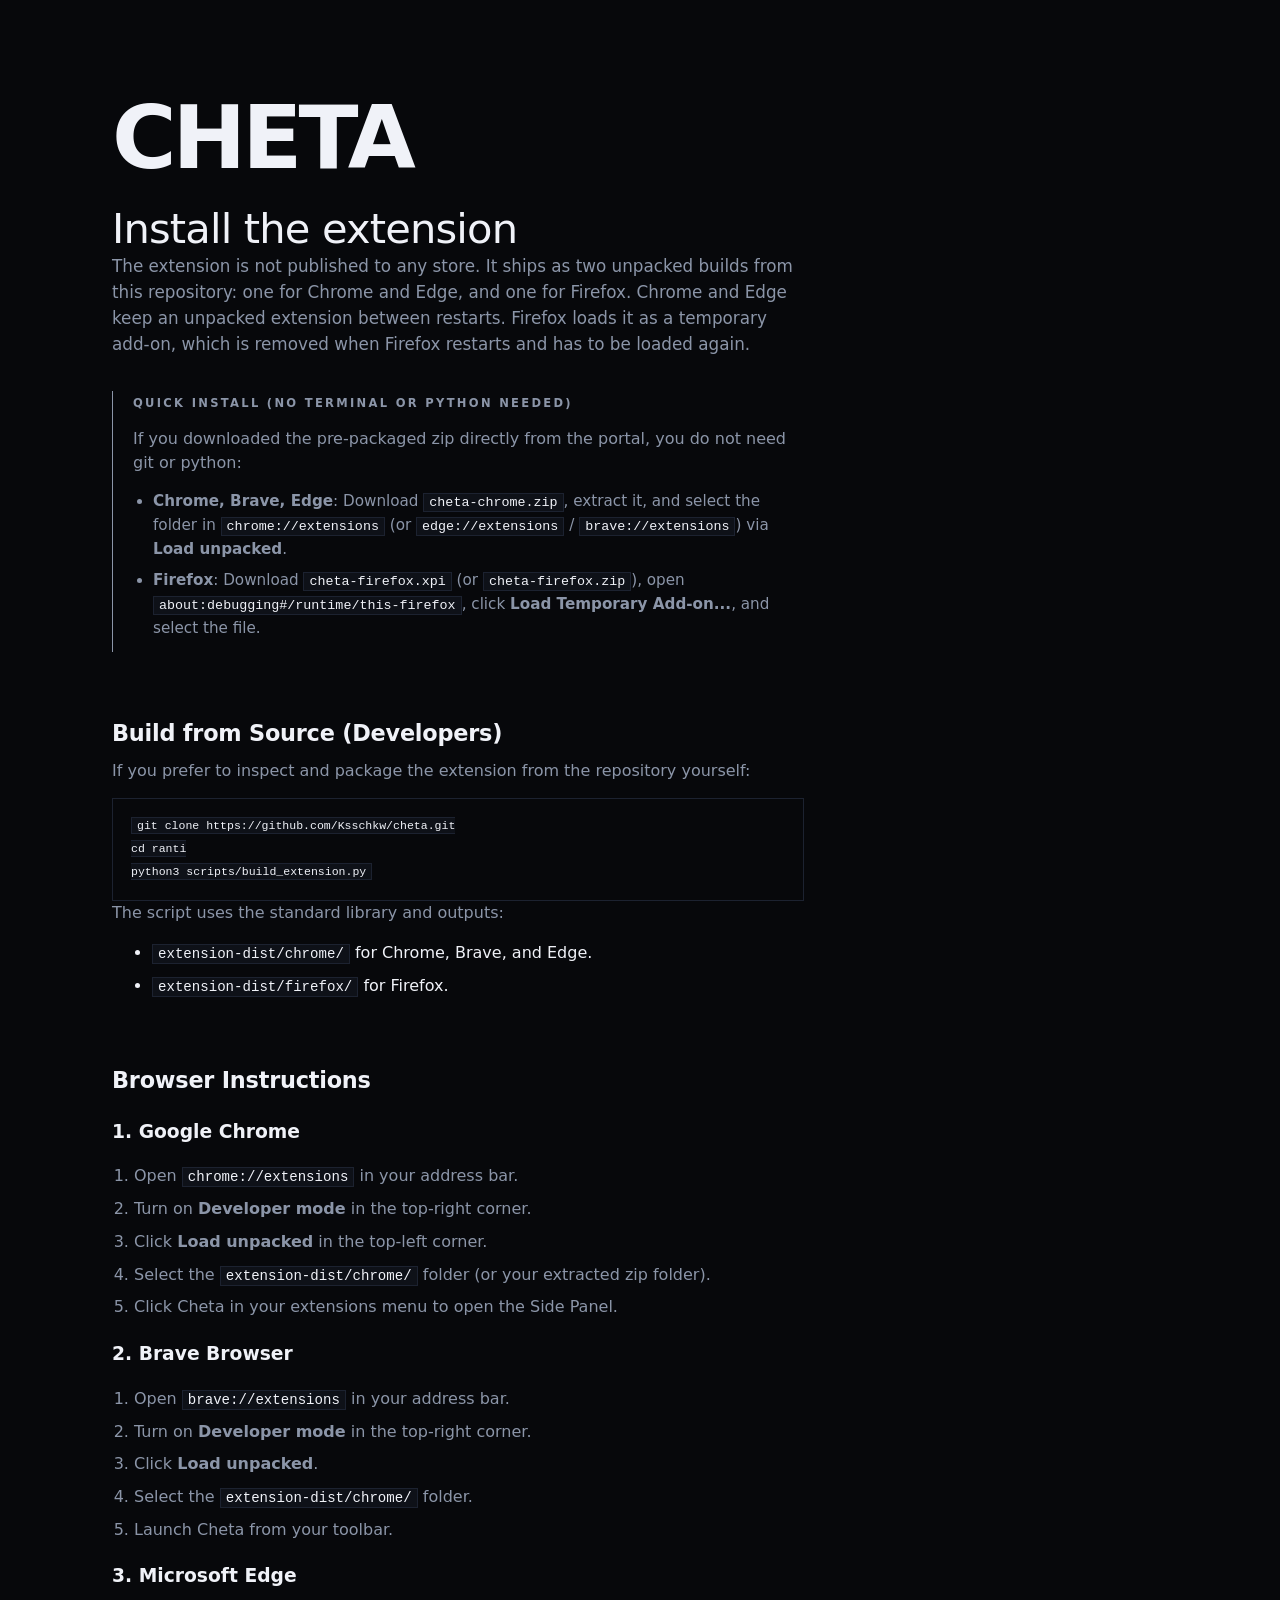
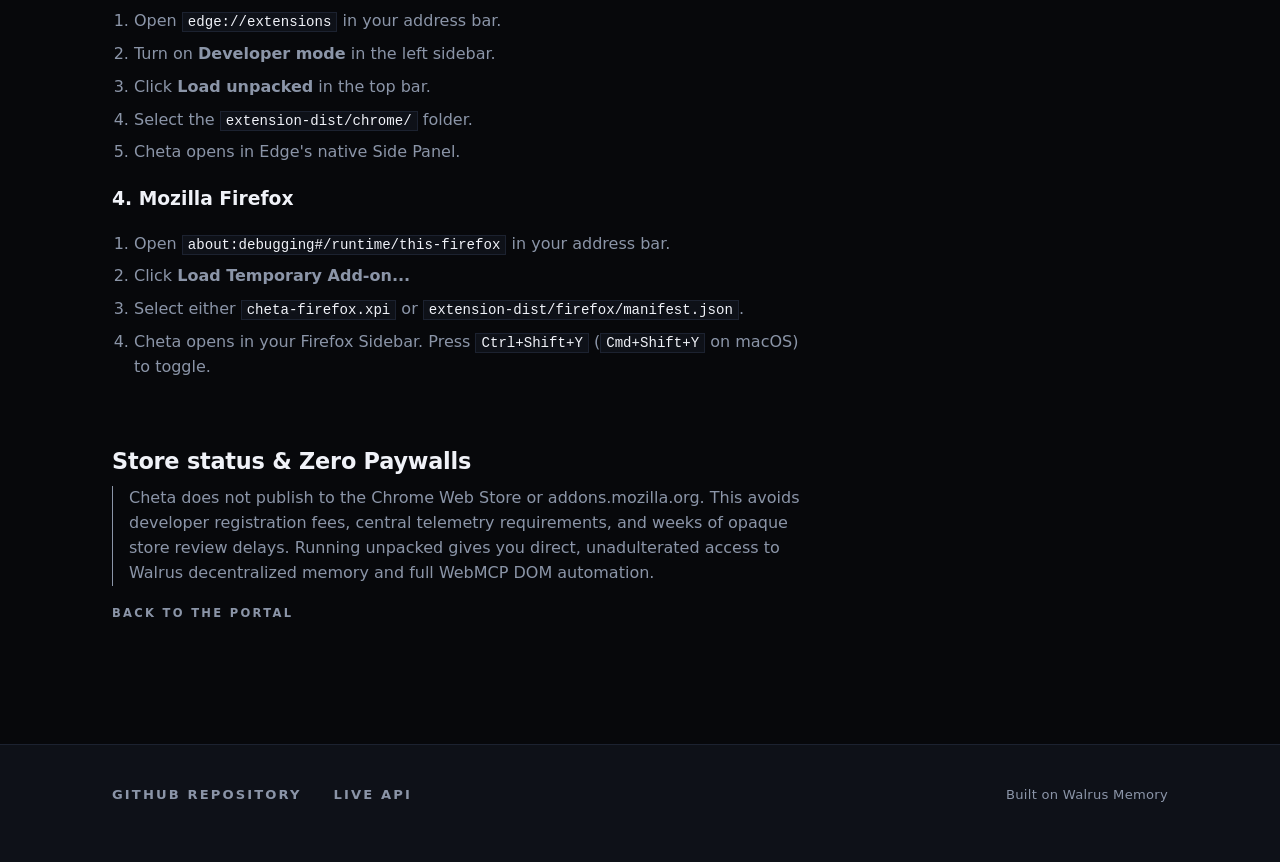
<file: src/web/extension-help.html>
<!DOCTYPE html>
<html lang="en">
  <head>
    <meta charset="utf-8">
    <meta name="viewport" content="width=device-width, initial-scale=1">
    <meta name="color-scheme" content="dark">
    <meta name="description" content="How to build and load the Cheta browser extension for Chrome, Edge, and Firefox.">
    <title>Install the Cheta extension</title>
    <link rel="stylesheet" href="portal.css">
  </head>
  <body>
    <main class="wrap">
      <header class="masthead">
        <p class="wordmark">CHETA</p>
        <h1 class="tagline">
          <span class="tagline-line">Install the extension</span>
        </h1>
      </header>

      <section class="help-body">
        <p class="lede lede-top">
          The extension is not published to any store. It ships as two unpacked
          builds from this repository: one for Chrome and Edge, and one for
          Firefox. Chrome and Edge keep an unpacked extension between restarts.
          Firefox loads it as a temporary add-on, which is removed when Firefox
          restarts and has to be loaded again.
        </p>

        <div class="note">
          <p class="note-title">Quick Install (No Terminal or Python Needed)</p>
          <p>If you downloaded the pre-packaged zip directly from the portal, you do not need git or python:</p>
          <ul class="plain-list">
            <li><strong>Chrome, Brave, Edge</strong>: Download <a href="/app/downloads/cheta-chrome.zip" download="cheta-chrome.zip" class="accent-underline"><code>cheta-chrome.zip</code></a>, extract it, and select the folder in <code>chrome://extensions</code> (or <code>edge://extensions</code> / <code>brave://extensions</code>) via <strong>Load unpacked</strong>.</li>
            <li><strong>Firefox</strong>: Download <a href="/app/downloads/cheta-firefox.xpi" download="cheta-firefox.xpi" class="accent-underline"><code>cheta-firefox.xpi</code></a> (or <a href="/app/downloads/cheta-firefox.zip" download="cheta-firefox.zip" class="accent-underline"><code>cheta-firefox.zip</code></a>), open <code>about:debugging#/runtime/this-firefox</code>, click <strong>Load Temporary Add-on...</strong>, and select the file.</li>
          </ul>
        </div>

        <h2>Build from Source (Developers)</h2>
        <p>If you prefer to inspect and package the extension from the repository yourself:</p>
        <pre class="code"><code>git clone https://github.com/Ksschkw/cheta.git
cd ranti
python3 scripts/build_extension.py</code></pre>
        <p>
          The script uses the standard library and outputs:
        </p>
        <ul>
          <li><code>extension-dist/chrome/</code> for Chrome, Brave, and Edge.</li>
          <li><code>extension-dist/firefox/</code> for Firefox.</li>
        </ul>

        <h2>Browser Instructions</h2>
        <h3>1. Google Chrome</h3>
        <ol>
          <li>Open <code>chrome://extensions</code> in your address bar.</li>
          <li>Turn on <strong>Developer mode</strong> in the top-right corner.</li>
          <li>Click <strong>Load unpacked</strong> in the top-left corner.</li>
          <li>Select the <code>extension-dist/chrome/</code> folder (or your extracted zip folder).</li>
          <li>Click Cheta in your extensions menu to open the Side Panel.</li>
        </ol>

        <h3>2. Brave Browser</h3>
        <ol>
          <li>Open <code>brave://extensions</code> in your address bar.</li>
          <li>Turn on <strong>Developer mode</strong> in the top-right corner.</li>
          <li>Click <strong>Load unpacked</strong>.</li>
          <li>Select the <code>extension-dist/chrome/</code> folder.</li>
          <li>Launch Cheta from your toolbar.</li>
        </ol>

        <h3>3. Microsoft Edge</h3>
        <ol>
          <li>Open <code>edge://extensions</code> in your address bar.</li>
          <li>Turn on <strong>Developer mode</strong> in the left sidebar.</li>
          <li>Click <strong>Load unpacked</strong> in the top bar.</li>
          <li>Select the <code>extension-dist/chrome/</code> folder.</li>
          <li>Cheta opens in Edge's native Side Panel.</li>
        </ol>

        <h3>4. Mozilla Firefox</h3>
        <ol>
          <li>Open <code>about:debugging#/runtime/this-firefox</code> in your address bar.</li>
          <li>Click <strong>Load Temporary Add-on...</strong></li>
          <li>Select either <code>cheta-firefox.xpi</code> or <code>extension-dist/firefox/manifest.json</code>.</li>
          <li>Cheta opens in your Firefox Sidebar. Press <code>Ctrl+Shift+Y</code> (<code>Cmd+Shift+Y</code> on macOS) to toggle.</li>
        </ol>

        <h2>Store status & Zero Paywalls</h2>
        <p class="warn-line">
          Cheta does not publish to the Chrome Web Store or addons.mozilla.org. This avoids developer registration fees, central telemetry requirements, and weeks of opaque store review delays. Running unpacked gives you direct, unadulterated access to Walrus decentralized memory and full WebMCP DOM automation.
        </p>

        <p class="back-row">
          <a class="back-link" href="./portal.html">Back to the portal</a>
        </p>
      </section>
    </main>

    <footer class="footer">
      <div class="footer-inner">
        <nav class="footer-links" aria-label="Project links">
          <a href="https://github.com/Ksschkw/cheta" rel="noopener">GitHub repository</a>
          <a href="https://ranti-gkn7.onrender.com" rel="noopener">Live API</a>
        </nav>
        <p class="footer-note">Built on Walrus Memory</p>
      </div>
    </footer>
  </body>
</html>
</file>
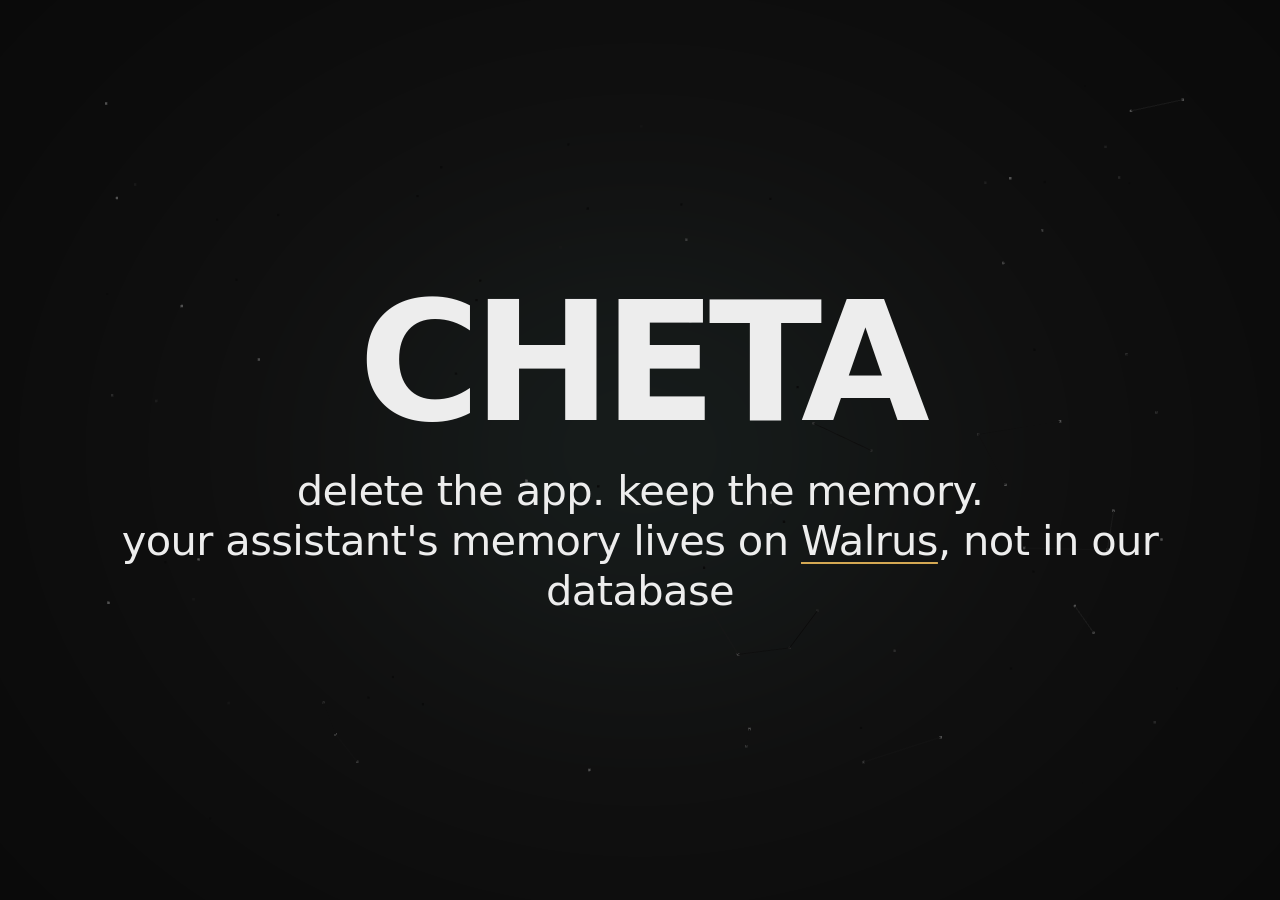
<file: src/web/intro.html>
<!DOCTYPE html>
<html lang="en">
  <head>
    <meta charset="utf-8">
    <meta name="viewport" content="width=device-width, initial-scale=1">
    <meta name="color-scheme" content="dark">
    <meta name="description" content="Cheta, the standalone three-dimensional intro: a settling field of facts that connect, consolidate and retire.">
    <title>Cheta - intro</title>
    <link rel="stylesheet" href="intro.css">
  </head>
  <body class="intro-body">
    <main class="hero" aria-label="Cheta">
      <canvas class="hero-canvas" id="intro-canvas" aria-hidden="true"></canvas>
      <div class="hero-type">
        <h1 class="hero-wordmark">CHETA</h1>
        <p class="hero-tagline">
          <span class="hero-tagline-line">delete the app. keep the memory.</span>
          <span class="hero-tagline-line">your assistant's memory lives on <span class="accent-underline">Walrus</span>, not in our database</span>
        </p>
      </div>
    </main>
    <script src="vendor/three.min.js"></script>
    <script src="intro.js"></script>
  </body>
</html>
</file>
<file: src/web/styles.css>
/* Cheta web surfaces: monochrome, one accent, system fonts, no external assets.
 *
 * Tokens are the approved portal palette. The single accent #d4a853 is used
 * only for the send button, focus rings and link hover. ASCII only.
 */

:root {
  color-scheme: dark;
  --bg: #0a0a0a;
  --surface: #141414;
  --surface-2: #1a1a1a;
  --line: #262626;
  --line-soft: #1f1f1f;
  --text: #ededed;
  --muted: #8a8a8a;
  --accent: #d4a853;
  --radius: 4px;
  --mono: ui-monospace, SFMono-Regular, Menlo, Consolas, "Liberation Mono",
    monospace;
}

* {
  box-sizing: border-box;
}

html,
body {
  margin: 0;
  padding: 0;
}

body {
  background: var(--bg);
  color: var(--text);
  font-family: system-ui, -apple-system, "Segoe UI", Roboto, Helvetica, Arial,
    "Liberation Sans", sans-serif;
  font-size: 16px;
  line-height: 1.55;
  -webkit-text-size-adjust: 100%;
  -webkit-font-smoothing: antialiased;
}

h1,
h2,
h3 {
  margin: 0 0 6px 0;
  line-height: 1.25;
}

h1 {
  font-size: 22px;
  font-weight: 600;
  letter-spacing: -0.01em;
}

h2 {
  font-size: 17px;
  font-weight: 600;
}

h3 {
  font-size: 12px;
  font-weight: 600;
  text-transform: uppercase;
  letter-spacing: 0.14em;
  color: var(--muted);
}

p {
  margin: 0 0 10px 0;
}

a {
  color: var(--text);
  text-decoration: none;
  transition: color 0.12s ease;
}

a:hover,
a:focus {
  color: var(--accent);
}

code,
.mono {
  font-family: var(--mono);
}

.hidden {
  display: none !important;
}

.muted {
  color: var(--muted);
  font-size: 13px;
}

.sr-only {
  position: absolute;
  width: 1px;
  height: 1px;
  margin: -1px;
  padding: 0;
  overflow: hidden;
  clip: rect(0 0 0 0);
  white-space: nowrap;
  border: 0;
}

:focus-visible {
  outline: 1px solid var(--accent);
  outline-offset: 2px;
}

/* ================================================================ chat */

.chat-body {
  height: 100vh;
  height: 100dvh;
  overflow: hidden;
}

.chat-app {
  display: flex;
  flex-direction: column;
  height: 100%;
  max-width: 780px;
  margin: 0 auto;
  padding: 0 24px;
}

.chat-head {
  flex: 0 0 auto;
  display: flex;
  align-items: center;
  justify-content: space-between;
  gap: 16px;
  padding: 16px 0 14px 0;
  border-bottom: 1px solid var(--line);
}

.brand-wrap {
  display: flex;
  align-items: center;
  gap: 9px;
  flex-shrink: 0;
}

.wordmark {
  margin: 0;
  font-size: 15px;
  font-weight: 700;
  letter-spacing: 0.22em;
  color: var(--text);
  line-height: 1;
}

.head-actions {
  display: flex;
  align-items: center;
  gap: 16px;
  flex-wrap: wrap;
}

.head-link,
.head-btn {
  font-size: 11.5px;
  font-weight: 600;
  text-transform: uppercase;
  letter-spacing: 0.12em;
  color: var(--muted);
  background: transparent;
  border: 0;
  padding: 3px 0;
  cursor: pointer;
  font-family: inherit;
  line-height: 1.2;
  display: inline-flex;
  align-items: center;
  transition: color 0.12s ease;
}

.head-link:hover,
.head-link:focus,
.head-btn:hover,
.head-btn:focus {
  color: var(--accent);
}

.head-btn-pill {
  padding: 3px 10px;
  background: rgba(212, 168, 83, 0.08);
  border: 1px solid rgba(212, 168, 83, 0.28);
  border-radius: 12px;
  color: var(--accent);
}

.head-btn-pill:hover,
.head-btn-pill:focus {
  background: rgba(212, 168, 83, 0.16);
  border-color: var(--accent);
  color: var(--accent);
}

/* settings disclosure */

.settings {
  position: relative;
}

.settings-toggle {
  list-style: none;
  cursor: pointer;
  font-size: 11.5px;
  font-weight: 600;
  text-transform: uppercase;
  letter-spacing: 0.12em;
  color: var(--muted);
  display: inline-flex;
  align-items: center;
  line-height: 1.2;
  padding: 3px 0;
  transition: color 0.12s ease;
}

.settings-toggle::-webkit-details-marker {
  display: none;
}

.settings-toggle:hover,
.settings-toggle:focus {
  color: var(--accent);
}

.settings[open] .settings-toggle {
  color: var(--accent);
}

.settings-panel {
  position: absolute;
  right: 0;
  top: calc(100% + 12px);
  z-index: 20;
  width: min(280px, calc(100vw - 48px));
  background: var(--surface);
  border: 1px solid var(--line);
  border-radius: var(--radius);
  padding: 16px;
}

.field-label {
  display: block;
  margin-bottom: 6px;
  font-size: 11px;
  font-weight: 600;
  text-transform: uppercase;
  letter-spacing: 0.14em;
  color: var(--muted);
}

.field-note {
  margin: 8px 0 0 0;
  font-size: 12px;
  color: var(--muted);
}

/* help disclosure: persistent, quiet reference, found by looking */

.help {
  /* Static so the open panel anchors to .head-actions and stays on screen. */
  position: static;
}

.help-toggle {
  list-style: none;
  cursor: pointer;
  font-size: 11.5px;
  font-weight: 600;
  text-transform: uppercase;
  letter-spacing: 0.12em;
  color: var(--muted);
  display: inline-flex;
  align-items: center;
  line-height: 1.2;
  padding: 3px 0;
  transition: color 0.12s ease;
}

.help-toggle::-webkit-details-marker {
  display: none;
}

.help-toggle:hover,
.help-toggle:focus {
  color: var(--accent);
}

.help[open] .help-toggle {
  color: var(--accent);
}

.help-panel {
  position: absolute;
  right: 0;
  top: calc(100% + 12px);
  z-index: 20;
  width: min(320px, calc(100vw - 32px));
  max-height: min(70vh, 560px);
  overflow-y: auto;
  background: var(--surface);
  border: 1px solid var(--line);
  border-radius: var(--radius);
  padding: 16px;
}

.help-panel h3 {
  margin: 16px 0 8px 0;
}

.help-panel h3:first-child {
  margin-top: 0;
}

.help-list {
  list-style: none;
  margin: 0;
  padding: 0;
  display: flex;
  flex-direction: column;
  gap: 6px;
}

.help-list li {
  font-size: 13px;
  color: var(--text);
  border-left: 1px solid var(--line);
  padding-left: 10px;
  overflow-wrap: anywhere;
}

.help-list code {
  color: var(--text);
  font-size: 12px;
}

.help-text {
  margin: 0;
  font-size: 13px;
  color: var(--text);
}

.help-note {
  margin: 10px 0 0 0;
  font-size: 12px;
  color: var(--muted);
}

input[type="text"],
textarea,
select {
  width: 100%;
  background: var(--bg);
  color: var(--text);
  border: 1px solid var(--line);
  border-radius: var(--radius);
  padding: 9px 11px;
  font: inherit;
  font-size: 15px;
}

input[type="text"]:focus,
textarea:focus,
select:focus {
  outline: 1px solid var(--accent);
  outline-offset: 1px;
  border-color: var(--line);
}

/* tools drawer */

.tools-drawer {
  flex: 0 0 auto;
  margin: 14px 0 0 0;
  border: 1px solid var(--line);
  border-left: 2px solid var(--accent);
  border-radius: var(--radius);
  background: var(--surface);
  padding: 16px;
}

.tools-drawer-header {
  display: flex;
  align-items: center;
  justify-content: space-between;
  margin-bottom: 8px;
}

.tools-drawer-header h3 {
  margin: 0;
  color: var(--accent);
  font-size: 11px;
}

.tools-close-btn {
  background: transparent;
  border: 0;
  color: var(--muted);
  cursor: pointer;
  font-size: 14px;
  padding: 4px;
}

.tools-close-btn:hover {
  color: var(--text);
}

.tools-intro {
  font-size: 13px;
  color: var(--muted);
  margin-bottom: 12px;
}

.tools-grid {
  display: grid;
  grid-template-columns: repeat(auto-fit, minmax(220px, 1fr));
  gap: 10px;
}

.tool-card {
  background: var(--bg);
  border: 1px solid var(--line);
  border-radius: var(--radius);
  padding: 10px;
  display: flex;
  flex-direction: column;
  gap: 4px;
}

.tool-card-name {
  font-family: var(--mono);
  font-size: 12px;
  font-weight: 600;
  color: var(--accent);
}

.tool-card-desc {
  font-size: 12px;
  color: var(--muted);
  line-height: 1.35;
  flex-grow: 1;
}

.tool-try-btn {
  appearance: none;
  background: transparent;
  border: 1px solid var(--line);
  border-radius: 2px;
  padding: 4px 8px;
  font-size: 11px;
  font-family: var(--mono);
  color: var(--text);
  cursor: pointer;
  text-align: left;
  margin-top: 6px;
  transition: border-color 0.12s ease, color 0.12s ease;
}

.tool-try-btn:hover {
  border-color: var(--accent);
  color: var(--accent);
}

/* chats drawer */

.badge-count {
  display: inline-flex;
  align-items: center;
  justify-content: center;
  min-width: 16px;
  height: 16px;
  padding: 0 4px;
  background: rgba(212, 168, 83, 0.15);
  border: 1px solid var(--accent);
  border-radius: 10px;
  font-size: 10px;
  font-weight: 700;
  color: var(--accent);
  margin-left: 4px;
}

.chats-drawer {
  flex: 0 0 auto;
  margin: 14px 0 0 0;
  border: 1px solid var(--line);
  border-left: 2px solid var(--accent);
  border-radius: var(--radius);
  background: var(--surface);
  padding: 16px;
  max-height: 50vh;
  overflow-y: auto;
}

.chats-drawer-header {
  display: flex;
  align-items: center;
  justify-content: space-between;
  margin-bottom: 12px;
}

.chats-drawer-header h3 {
  margin: 0;
  color: var(--accent);
  font-size: 11px;
}

.chats-drawer-actions {
  display: flex;
  align-items: center;
  gap: 8px;
}

.drawer-action-btn {
  background: transparent;
  border: 1px solid var(--line);
  border-radius: var(--radius);
  color: var(--accent);
  font-family: inherit;
  font-size: 11px;
  font-weight: 600;
  padding: 3px 8px;
  cursor: pointer;
  transition: border-color 0.12s ease;
}

.drawer-action-btn:hover {
  border-color: var(--accent);
}

.web-chats-list {
  display: flex;
  flex-direction: column;
  gap: 8px;
}

.web-session-card {
  display: flex;
  align-items: center;
  justify-content: space-between;
  padding: 8px 12px;
  background: var(--bg);
  border: 1px solid var(--line);
  border-radius: var(--radius);
  cursor: pointer;
  transition: border-color 0.12s ease;
}

.web-session-card:hover {
  border-color: var(--accent);
}

.web-session-card.active {
  border-color: var(--accent);
  background: rgba(212, 168, 83, 0.08);
}

.web-session-info {
  display: flex;
  flex-direction: column;
  gap: 2px;
  min-width: 0;
  flex: 1;
}

.web-session-title {
  font-size: 13px;
  font-weight: 600;
  color: var(--text);
  white-space: nowrap;
  overflow: hidden;
  text-overflow: ellipsis;
}

.web-session-meta {
  font-size: 11px;
  color: var(--muted);
}

.web-session-actions {
  display: flex;
  gap: 6px;
  margin-left: 8px;
}

.web-session-btn {
  background: transparent;
  border: 0;
  color: var(--muted);
  cursor: pointer;
  font-size: 12px;
  padding: 2px 4px;
}

.web-session-btn:hover {
  color: var(--text);
}

.web-session-btn.delete:hover {
  color: #ff6b6b;
}

/* composer command suggestions */

.suggestions {
  margin-bottom: 8px;
  background: var(--surface);
  border: 1px solid var(--line);
  border-radius: var(--radius);
  max-height: 200px;
  overflow-y: auto;
}

.suggestion {
  display: flex;
  align-items: center;
  gap: 12px;
  padding: 8px 12px;
  cursor: pointer;
  border-bottom: 1px solid var(--line-soft);
}

.suggestion:last-child {
  border-bottom: 0;
}

.suggestion:hover,
.suggestion.is-active {
  background: rgba(212, 168, 83, 0.12);
}

.suggestion-cmd {
  font-family: var(--mono);
  font-size: 13px;
  font-weight: 600;
  color: var(--accent);
}

.suggestion-desc {
  font-size: 12px;
  color: var(--muted);
}

/* degraded banner */

.banner {
  flex: 0 0 auto;
  margin: 14px 0 0 0;
  border: 1px solid var(--line);
  border-left: 2px solid var(--text);
  border-radius: var(--radius);
  background: var(--surface);
  padding: 10px 14px;
  font-size: 13px;
  color: var(--muted);
}

/* transcript */

.transcript {
  flex: 1 1 auto;
  display: flex;
  flex-direction: column;
  gap: 24px;
  overflow-y: auto;
  padding: 28px 0;
  scrollbar-width: thin;
  scrollbar-color: var(--line) transparent;
}

.transcript::-webkit-scrollbar {
  width: 8px;
}

.transcript::-webkit-scrollbar-thumb {
  background: var(--line);
  border-radius: 999px;
}

.turn {
  display: flex;
  flex-direction: column;
  gap: 6px;
  max-width: 100%;
}

.turn.user {
  align-items: flex-end;
}

.turn.assistant,
.turn.error {
  align-items: flex-start;
}

.who {
  font-size: 10px;
  font-weight: 600;
  text-transform: uppercase;
  letter-spacing: 0.2em;
  color: var(--muted);
}

.turn.user .bubble {
  background: rgba(212, 168, 83, 0.09);
  border: 1px solid rgba(212, 168, 83, 0.22);
  border-radius: 12px 12px 2px 12px;
  padding: 10px 14px;
  max-width: 82%;
  text-align: left;
  white-space: pre-wrap;
  overflow-wrap: anywhere;
  color: var(--text);
  font-size: 14px;
  line-height: 1.5;
}

.turn.assistant .bubble {
  background: var(--surface);
  border: 1px solid var(--line);
  border-radius: 12px 12px 12px 2px;
  padding: 14px 16px;
  max-width: 88%;
  white-space: pre-wrap;
  overflow-wrap: anywhere;
  font-size: 14px;
  line-height: 1.55;
  color: var(--text);
}

.turn.error .bubble {
  background: transparent;
  border: 1px solid var(--line);
  border-left: 2px solid var(--text);
  border-radius: var(--radius);
  padding: 12px 14px;
  max-width: 88%;
  color: var(--muted);
  font-size: 14px;
}

.turn.assistant.is-intro .bubble {
  color: var(--muted);
}

.turn-note {
  margin-top: 12px;
  padding-top: 10px;
  border-top: 1px solid var(--line);
  color: var(--muted);
  font-size: 13px;
}

/* the tools a turn ran, so the agent's work is visible */

.turn-tools {
  margin-top: 10px;
  padding-top: 8px;
  border-top: 1px solid var(--line);
  display: flex;
  flex-wrap: wrap;
  gap: 6px;
  align-items: center;
}

.tool-chip {
  display: inline-flex;
  align-items: center;
  gap: 4px;
  padding: 2px 8px;
  background: rgba(212, 168, 83, 0.12);
  border: 1px solid var(--accent);
  color: var(--accent);
  border-radius: 3px;
  font-family: var(--mono);
  font-size: 11px;
  font-weight: 600;
  letter-spacing: 0.04em;
}

/* recalled memories: plain lines under a small uppercase label */

.recalled {
  margin-top: 14px;
  padding-top: 12px;
  border-top: 1px solid var(--line);
}

.recalled-label {
  margin: 0 0 6px 0;
  font-size: 10px;
  font-weight: 600;
  text-transform: uppercase;
  letter-spacing: 0.2em;
  color: var(--muted);
}

.recalled-list {
  list-style: none;
  margin: 0;
  padding: 0;
  display: flex;
  flex-direction: column;
  gap: 4px;
}

.recalled-list li {
  font-size: 14px;
  color: var(--text);
  overflow-wrap: anywhere;
}

/* counterfactual */

.cf {
  margin-top: 12px;
}

.cf-toggle {
  appearance: none;
  background: transparent;
  border: 0;
  padding: 0;
  margin: 0;
  font: inherit;
  font-size: 12px;
  font-weight: 600;
  text-transform: uppercase;
  letter-spacing: 0.14em;
  color: var(--muted);
  cursor: pointer;
  transition: color 0.12s ease;
}

.cf-toggle:hover,
.cf-toggle:focus {
  color: var(--text);
}

.cf-toggle:disabled {
  cursor: default;
  opacity: 0.55;
}

.cf-result {
  margin-top: 12px;
  padding-top: 12px;
  border-top: 1px solid var(--line);
}

.cf-title {
  font-size: 10px;
  font-weight: 600;
  text-transform: uppercase;
  letter-spacing: 0.2em;
  color: var(--muted);
  margin-bottom: 10px;
}

.cf-grid {
  display: grid;
  grid-template-columns: 1fr 1fr;
  gap: 10px;
}

.cf-col {
  background: var(--bg);
  border: 1px solid var(--line);
  border-radius: var(--radius);
  padding: 10px 12px;
}

.cf-col-label {
  margin: 0 0 6px 0;
  font-size: 10px;
  font-weight: 600;
  text-transform: uppercase;
  letter-spacing: 0.16em;
  color: var(--muted);
}

.cf-body {
  white-space: pre-wrap;
  overflow-wrap: anywhere;
  font-size: 14px;
}

.cf-summary {
  margin-top: 10px;
  font-size: 13px;
  color: var(--muted);
}

/* composer pinned at the bottom */

.composer {
  flex: 0 0 auto;
  padding: 12px 0 22px 0;
  border-top: 1px solid var(--line);
}

.attachment-preview {
  display: inline-flex;
  align-items: center;
  gap: 8px;
  background: var(--surface-2);
  border: 1px solid var(--line);
  border-radius: var(--radius);
  padding: 4px 10px;
  margin-bottom: 8px;
  font-size: 12px;
  font-family: var(--mono);
  color: var(--accent);
}

.attachment-remove {
  background: transparent;
  border: 0;
  color: var(--muted);
  cursor: pointer;
  font-size: 12px;
  padding: 0 2px;
}

.attachment-remove:hover {
  color: var(--text);
}

#chat-input,
textarea {
  width: 100%;
  background: var(--surface);
  color: var(--text);
  border: 1px solid var(--line);
  border-radius: 6px;
  padding: 10px 12px;
  font: inherit;
  font-size: 14px;
  line-height: 1.45;
  resize: none;
  max-height: 180px;
  min-height: 48px;
  overflow-y: auto;
  outline: none;
  transition: border-color 0.15s ease, box-shadow 0.15s ease;
}

#chat-input:focus,
textarea:focus {
  border-color: rgba(212, 168, 83, 0.45);
  box-shadow: 0 0 0 1px rgba(212, 168, 83, 0.2);
}

.composer-row {
  display: flex;
  align-items: center;
  justify-content: space-between;
  gap: 12px;
  margin-top: 10px;
}

.composer-left {
  display: flex;
  align-items: center;
  gap: 10px;
}

.mini-switch {
  display: inline-flex;
  align-items: center;
  gap: 7px;
  cursor: pointer;
  user-select: none;
  height: 28px;
}

.mini-switch input {
  position: absolute;
  opacity: 0;
  width: 1px;
  height: 1px;
}

.mini-track {
  position: relative;
  display: inline-block;
  width: 28px;
  height: 15px;
  border: 1px solid var(--line);
  border-radius: 999px;
  background: var(--bg);
  transition: border-color 0.12s ease;
}

.mini-thumb {
  position: absolute;
  top: 2px;
  left: 2px;
  width: 9px;
  height: 9px;
  border-radius: 50%;
  background: var(--muted);
  transition: transform 0.12s ease, background 0.12s ease;
}

.mini-switch input:checked + .mini-track {
  border-color: var(--accent);
}

.mini-switch input:checked + .mini-track .mini-thumb {
  transform: translateX(13px);
  background: var(--accent);
}

.mini-switch input:focus-visible + .mini-track {
  outline: 1px solid var(--accent);
  outline-offset: 2px;
}

.mini-label {
  font-size: 11.5px;
  font-weight: 600;
  text-transform: uppercase;
  letter-spacing: 0.12em;
  color: var(--muted);
}

.mini-switch input:checked ~ .mini-label {
  color: var(--accent);
}

.attach-btn {
  display: inline-flex;
  align-items: center;
  gap: 5px;
  background: rgba(255, 255, 255, 0.03);
  border: 1px solid var(--line);
  border-radius: var(--radius);
  color: var(--muted);
  font-family: inherit;
  font-size: 11.5px;
  font-weight: 500;
  padding: 0 10px;
  height: 28px;
  cursor: pointer;
  transition: all 0.12s ease;
}

.attach-btn:hover {
  border-color: var(--accent);
  color: var(--accent);
  background: rgba(212, 168, 83, 0.08);
}

.composer-hint {
  margin-left: auto;
  color: var(--muted);
  font-size: 11.5px;
}

.send {
  flex: 0 0 auto;
  appearance: none;
  background: var(--accent);
  color: #07080b;
  border: 1px solid var(--accent);
  border-radius: var(--radius);
  padding: 0 16px;
  height: 28px;
  font: inherit;
  font-size: 12px;
  font-weight: 600;
  letter-spacing: 0.04em;
  cursor: pointer;
  display: inline-flex;
  align-items: center;
  justify-content: center;
  transition: all 0.12s ease;
}

.send:hover,
.send:focus {
  background: rgba(212, 168, 83, 0.2);
  color: var(--accent);
}

.send:disabled {
  opacity: 0.5;
  cursor: default;
}

/* ------------------------------------------------------- guided tour */

/* The scrim is the ring's box-shadow: everything outside the ring is dimmed,
 * the ring itself is a hole over the element being explained. Both the ring
 * and the card are positioned from the element's live bounding box, so they
 * follow the layout and the window. Only transitions, no libraries. */

.tour {
  position: fixed;
  inset: 0;
  z-index: 200;
  overflow: hidden;
}

.tour-ring {
  position: absolute;
  top: 0;
  left: 0;
  width: 0;
  height: 0;
  border: 1px solid var(--accent);
  border-radius: 6px;
  box-shadow: 0 0 0 9999px rgba(10, 10, 10, 0.82);
  opacity: 0;
  pointer-events: none;
  transition: top 0.24s ease, left 0.24s ease, width 0.24s ease,
    height 0.24s ease, opacity 0.24s ease;
}

.tour.is-visible .tour-ring {
  opacity: 1;
}

.tour-card {
  position: absolute;
  top: 0;
  left: 0;
  width: min(320px, calc(100vw - 24px));
  background: var(--surface);
  border: 1px solid var(--line);
  border-radius: var(--radius);
  padding: 16px 16px 14px 16px;
  box-shadow: 0 18px 40px rgba(10, 10, 10, 0.55);
  transition: top 0.24s ease, left 0.24s ease;
}

.tour-body {
  transition: opacity 0.12s ease, transform 0.12s ease;
}

.tour-body.is-swapping {
  opacity: 0;
  transform: translateY(6px);
}

.tour-progress {
  margin: 0 0 6px 0;
  font-size: 10px;
  font-weight: 600;
  text-transform: uppercase;
  letter-spacing: 0.2em;
  color: var(--muted);
}

.tour-title {
  margin: 0 0 6px 0;
  font-size: 16px;
  font-weight: 600;
  line-height: 1.3;
}

.tour-text {
  margin: 0;
  font-size: 13px;
  line-height: 1.55;
  color: var(--muted);
}

.tour-actions {
  display: flex;
  align-items: center;
  gap: 10px;
  margin-top: 14px;
}

.tour-btn {
  appearance: none;
  font: inherit;
  font-size: 12px;
  font-weight: 600;
  border: 1px solid var(--line);
  border-radius: var(--radius);
  background: transparent;
  color: var(--text);
  padding: 7px 14px;
  cursor: pointer;
  transition: border-color 0.12s ease, color 0.12s ease, background 0.12s ease;
}

.tour-btn:hover:not(:disabled),
.tour-btn:focus-visible {
  border-color: var(--text);
}

.tour-btn:disabled {
  opacity: 0.4;
  cursor: default;
}

.tour-btn-next {
  background: var(--accent);
  border-color: var(--accent);
  color: #0a0a0a;
}

.tour-btn-next:hover:not(:disabled),
.tour-btn-next:focus-visible {
  background: transparent;
  color: var(--accent);
}

.tour-skip {
  appearance: none;
  background: transparent;
  border: 0;
  margin-left: auto;
  padding: 7px 2px;
  font: inherit;
  font-size: 11px;
  font-weight: 600;
  text-transform: uppercase;
  letter-spacing: 0.14em;
  color: var(--muted);
  cursor: pointer;
  transition: color 0.12s ease;
}

.tour-skip:hover,
.tour-skip:focus {
  color: var(--text);
}

@media (prefers-reduced-motion: reduce) {
  .tour-ring,
  .tour-card,
  .tour-body {
    transition: none;
  }
}

/* replay control inside Help: stays reachable after the tour is done */

.help-replay {
  margin: 0 0 4px 0;
}

.help-panel .help-replay + h3 {
  margin-top: 0;
}

.help-tour {
  appearance: none;
  background: transparent;
  border: 1px solid var(--line);
  border-radius: var(--radius);
  color: var(--text);
  font: inherit;
  font-size: 11px;
  font-weight: 600;
  text-transform: uppercase;
  letter-spacing: 0.14em;
  padding: 8px 14px;
  cursor: pointer;
  transition: border-color 0.12s ease, color 0.12s ease;
}

.help-tour:hover,
.help-tour:focus {
  border-color: var(--text);
}

/* =========================================================== dashboard */

.wrap {
  max-width: 1120px;
  margin: 0 auto;
  padding: 40px 32px 64px 32px;
}

.page-head {
  margin-bottom: 32px;
}

.brand-row {
  display: flex;
  flex-wrap: wrap;
  align-items: baseline;
  justify-content: space-between;
  gap: 12px;
}

.nav-link {
  font-size: 12px;
  font-weight: 600;
  text-transform: uppercase;
  letter-spacing: 0.16em;
  color: var(--muted);
}

.nav-link:hover,
.nav-link:focus {
  color: var(--accent);
}

.lede {
  color: var(--muted);
  font-size: 15px;
  max-width: 68ch;
  margin-top: 10px;
}

.panel {
  background: var(--surface);
  border: 1px solid var(--line);
  border-radius: var(--radius);
  padding: 22px;
  margin-bottom: 20px;
}

.panel-head {
  display: flex;
  flex-wrap: wrap;
  align-items: center;
  justify-content: space-between;
  gap: 10px;
  margin-bottom: 14px;
}

.panel-head h2 {
  margin: 0;
}

/* buttons */

button {
  font: inherit;
  cursor: pointer;
  border-radius: var(--radius);
  border: 1px solid var(--line);
  background: transparent;
  color: var(--text);
  padding: 8px 14px;
  font-size: 13px;
  transition: border-color 0.12s ease, color 0.12s ease;
}

button:hover:not(:disabled) {
  border-color: var(--text);
}

button:disabled {
  opacity: 0.55;
  cursor: default;
}

button.primary {
  background: var(--text);
  border-color: var(--text);
  color: var(--bg);
  font-weight: 600;
}

button.primary:hover:not(:disabled) {
  background: transparent;
  color: var(--text);
  border-color: var(--text);
}

button.ghost {
  background: transparent;
  color: var(--muted);
}

button.ghost:hover:not(:disabled) {
  color: var(--text);
  border-color: var(--text);
}

/* notices (monochrome) */

.notice {
  border: 1px solid var(--line);
  border-radius: var(--radius);
  padding: 10px 12px;
  font-size: 13px;
  color: var(--muted);
  background: var(--bg);
  margin: 8px 0;
}

.notice-warn,
.notice-fail {
  border-left: 2px solid var(--text);
  color: var(--text);
}

.notice-ok {
  border-left: 2px solid var(--muted);
}

/* tags (monochrome) */

.tag {
  display: inline-block;
  font-size: 10px;
  font-weight: 600;
  text-transform: uppercase;
  letter-spacing: 0.14em;
  border-radius: 999px;
  padding: 2px 9px;
  border: 1px solid var(--line);
  color: var(--muted);
  white-space: nowrap;
}

.tag-ok {
  border-color: var(--text);
  color: var(--text);
}

.tag-warn {
  border-style: dashed;
  color: var(--muted);
}

.tag-fail {
  border-color: var(--muted);
  color: var(--text);
}

/* table */

.table-scroll {
  overflow-x: auto;
  border: 1px solid var(--line);
  border-radius: var(--radius);
}

table {
  width: 100%;
  border-collapse: collapse;
  font-size: 13px;
  min-width: 720px;
}

th,
td {
  text-align: left;
  padding: 10px 12px;
  border-bottom: 1px solid var(--line);
  white-space: nowrap;
}

thead th {
  background: var(--surface-2);
  color: var(--muted);
  font-size: 10px;
  font-weight: 600;
  text-transform: uppercase;
  letter-spacing: 0.14em;
  position: sticky;
  top: 0;
}

tbody tr:hover {
  background: var(--surface-2);
}

tr.row-threshold {
  background: var(--surface-2);
}

td.num,
th.num {
  text-align: right;
}

tfoot td {
  font-weight: 700;
  background: var(--surface-2);
  border-top: 1px solid var(--line);
}

tbody tr {
  cursor: pointer;
}

/* toolbar and switches */

.toolbar {
  display: flex;
  flex-wrap: wrap;
  gap: 16px;
  align-items: flex-end;
  margin-bottom: 14px;
}

.toolbar .field {
  flex: 1 1 220px;
}

.field {
  display: flex;
  flex-direction: column;
  gap: 6px;
}

.switch {
  display: flex;
  align-items: center;
  gap: 8px;
  font-size: 13px;
  color: var(--muted);
  cursor: pointer;
  user-select: none;
}

.switch input {
  width: 16px;
  height: 16px;
}

/* memory browser */

.memory-list {
  display: flex;
  flex-direction: column;
  gap: 10px;
}

.memory-card {
  background: var(--bg);
  border: 1px solid var(--line);
  border-radius: var(--radius);
  padding: 12px 14px;
}

.memory-card.status-superseded {
  border-left: 2px dashed var(--muted);
}

.memory-card.status-contradicted {
  border-left: 2px solid var(--text);
}

.memory-card.status-active {
  border-left: 2px solid var(--line);
}

.memory-text {
  overflow-wrap: anywhere;
  font-size: 14px;
}

.memory-meta {
  display: flex;
  flex-wrap: wrap;
  gap: 6px 14px;
  margin-top: 8px;
  font-size: 12px;
  color: var(--muted);
}

.memory-meta span {
  overflow-wrap: anywhere;
}

/* contradictions inbox */

.inbox-list {
  display: flex;
  flex-direction: column;
  gap: 12px;
}

.inbox-item {
  background: var(--bg);
  border: 1px solid var(--line);
  border-left: 2px solid var(--text);
  border-radius: var(--radius);
  padding: 14px;
}

.inbox-reason {
  font-size: 12px;
  color: var(--muted);
  margin-bottom: 10px;
  overflow-wrap: anywhere;
}

.inbox-grid {
  display: grid;
  grid-template-columns: 1fr 1fr;
  gap: 12px;
}

.inbox-side {
  border: 1px solid var(--line);
  border-radius: var(--radius);
  padding: 10px 12px;
  background: var(--surface);
}

.inbox-side h4 {
  margin: 0 0 6px 0;
  font-size: 10px;
  font-weight: 600;
  letter-spacing: 0.16em;
  text-transform: uppercase;
  color: var(--muted);
}

.inbox-side p {
  margin: 0;
  font-size: 14px;
  overflow-wrap: anywhere;
}

.inbox-actions {
  margin-top: 12px;
  display: flex;
  justify-content: flex-end;
}

/* health */

.kv {
  display: grid;
  grid-template-columns: repeat(auto-fit, minmax(180px, 1fr));
  gap: 10px;
}

.kv-item {
  background: var(--bg);
  border: 1px solid var(--line);
  border-radius: var(--radius);
  padding: 10px 12px;
}

.kv-key {
  font-size: 10px;
  font-weight: 600;
  letter-spacing: 0.16em;
  text-transform: uppercase;
  color: var(--muted);
}

.kv-value {
  font-size: 15px;
  margin-top: 4px;
  overflow-wrap: anywhere;
}

.value-ok {
  color: var(--text);
}

.value-warn {
  color: var(--muted);
}

.value-fail {
  color: var(--text);
  text-decoration: underline;
  text-decoration-color: var(--muted);
  text-underline-offset: 3px;
}

.footer-note {
  color: var(--muted);
  font-size: 12px;
  margin-top: 8px;
}

/* ========================================================== responsive */

@media (max-width: 640px) {
  .chat-app {
    padding: 0 12px;
  }

  .chat-head {
    padding: 10px 0 8px 0;
    flex-wrap: wrap;
    gap: 10px;
  }

  .head-actions {
    gap: 8px 12px;
    flex-wrap: wrap;
  }

  .head-link,
  .head-btn,
  .help-toggle,
  .settings-toggle {
    font-size: 11px;
    letter-spacing: 0.1em;
  }

  .persona-bar {
    padding: 6px 10px;
    gap: 5px;
  }

  .persona-btn {
    padding: 3px 8px;
    font-size: 10.5px;
  }

  .sync-banner {
    padding: 6px 10px;
    font-size: 10.5px;
    line-height: 1.35;
  }

  .composer-row {
    flex-wrap: wrap;
    gap: 8px;
  }

  .composer-left {
    flex-wrap: wrap;
    gap: 6px 10px;
  }

  .transcript {
    padding: 16px 0;
    gap: 16px;
  }

  .turn.user .bubble,
  .turn.assistant .bubble,
  .turn.error .bubble,
  .turn-note {
    max-width: 100%;
  }

  .composer-hint {
    display: none;
  }

  .cf-grid,
  .inbox-grid {
    grid-template-columns: 1fr;
  }

  .wrap {
    padding: 24px 14px 40px 14px;
  }

  .panel {
    padding: 14px;
  }
}

@media (min-width: 1100px) {
  .chat-app {
    max-width: 820px;
  }
}

.memory-actions {
  display: flex;
  flex-wrap: wrap;
  gap: 0.5rem;
  align-items: center;
  margin-top: 0.5rem;
}

.reasoning-turn {
  margin-bottom: 8px;
}

.reasoning-pill {
  display: inline-flex;
  align-items: center;
  gap: 8px;
  background: rgba(212, 168, 83, 0.08);
  border: 1px solid rgba(212, 168, 83, 0.22);
  border-radius: 20px;
  padding: 5px 12px;
  font-size: 12px;
  font-family: inherit;
  color: var(--accent);
  animation: reasoning-fade-in 0.25s ease-out;
}

@keyframes reasoning-fade-in {
  from { opacity: 0; transform: translateY(4px); }
  to { opacity: 1; transform: translateY(0); }
}

.pulsing-dot {
  width: 7px;
  height: 7px;
  border-radius: 50%;
  background: #d4a853;
  box-shadow: 0 0 8px #d4a853;
  animation: pulse-glow 1.2s ease-in-out infinite alternate;
}

@keyframes pulse-glow {
  0% { transform: scale(0.8); opacity: 0.4; }
  100% { transform: scale(1.3); opacity: 1; }
}


/* -------------------------------------------------------- memory inspector */

.recalled-badge {
  display: inline-flex;
  align-items: center;
  gap: 6px;
  margin-top: 8px;
  padding: 4px 10px;
  background: rgba(212, 168, 83, 0.08);
  border: 1px solid rgba(212, 168, 83, 0.25);
  border-radius: 20px;
  color: var(--accent);
  font-size: 11px;
  font-weight: 500;
  cursor: pointer;
  transition: all 0.15s ease;
}

.recalled-badge:hover {
  background: rgba(212, 168, 83, 0.16);
  border-color: var(--accent);
}

.recalled-badge-dot {
  display: inline-block;
  width: 6px;
  height: 6px;
  border-radius: 50%;
  background: var(--accent);
  flex-shrink: 0;
}

.recalled-badge-arrow {
  color: var(--muted);
  font-size: 10px;
  font-family: var(--mono);
}

.memory-inspector {
  margin-top: 6px;
  border: 1px solid rgba(212, 168, 83, 0.22);
  border-radius: 6px;
  overflow: hidden;
  background: rgba(10, 10, 10, 0.95);
}

.memory-inspector-inner {
  padding: 0;
}

.mi-header {
  display: flex;
  align-items: center;
  justify-content: space-between;
  padding: 7px 12px;
  border-bottom: 1px solid var(--line);
  background: rgba(212, 168, 83, 0.06);
}

.mi-title {
  font-size: 11px;
  font-weight: 600;
  text-transform: uppercase;
  letter-spacing: 0.12em;
  color: var(--accent);
}

.mi-close {
  background: transparent;
  border: none;
  color: var(--muted);
  font-size: 11px;
  cursor: pointer;
  padding: 0 2px;
  font-family: var(--mono);
}

.mi-close:hover {
  color: var(--text);
}

.mi-item {
  padding: 8px 12px;
  border-bottom: 1px solid var(--line-soft);
}

.mi-item:last-child {
  border-bottom: none;
}

.mi-item-text {
  font-size: 12px;
  color: var(--text);
  margin-bottom: 5px;
  line-height: 1.4;
}

.mi-item-meta {
  display: flex;
  flex-wrap: wrap;
  gap: 4px;
}

.mi-meta-chip {
  display: inline-block;
  padding: 1px 6px;
  border-radius: 3px;
  font-size: 10px;
  font-family: var(--mono);
  background: rgba(255, 255, 255, 0.04);
  border: 1px solid var(--line);
  color: var(--muted);
  white-space: nowrap;
  overflow: hidden;
  max-width: 200px;
  text-overflow: ellipsis;
}

.mi-salience {
  color: var(--accent);
  border-color: rgba(212, 168, 83, 0.25);
}

.mi-blob {
  max-width: 180px;
}

/* -------------------------------------------------------- sync banner */

.sync-banner {
  flex: 0 0 auto;
  display: flex;
  align-items: center;
  gap: 10px;
  padding: 8px 14px;
  background: rgba(212, 168, 83, 0.04);
  border: 1px solid rgba(212, 168, 83, 0.16);
  border-radius: var(--radius);
  margin-top: 10px;
  font-size: 11.5px;
  color: var(--muted);
}

.sync-indicator {
  display: inline-block;
  width: 6px;
  height: 6px;
  border-radius: 50%;
  background: var(--accent);
  box-shadow: 0 0 6px rgba(212, 168, 83, 0.7);
  animation: sync-pulse 2s ease-in-out infinite;
  flex-shrink: 0;
}

@keyframes sync-pulse {
  0%, 100% { opacity: 1; }
  50% { opacity: 0.3; }
}

.sync-text {
  flex: 1;
}

.sync-dismiss {
  background: transparent;
  border: none;
  color: var(--muted);
  font-size: 13px;
  cursor: pointer;
  padding: 2px 6px;
  line-height: 1;
  flex-shrink: 0;
}

.sync-dismiss:hover {
  color: var(--text);
}

/* -------------------------------------------------------- persona switcher */

.persona-bar {
  flex: 0 0 auto;
  display: flex;
  align-items: center;
  flex-wrap: wrap;
  gap: 8px;
  padding: 8px 12px;
  background: rgba(212, 168, 83, 0.05);
  border: 1px solid rgba(212, 168, 83, 0.22);
  border-radius: var(--radius);
  margin-top: 8px;
  font-size: 12px;
}

.persona-label {
  font-size: 11px;
  font-weight: 600;
  text-transform: uppercase;
  letter-spacing: 0.1em;
  color: var(--accent);
  margin-right: 2px;
  white-space: nowrap;
}

.persona-btn {
  padding: 3px 10px;
  background: rgba(212, 168, 83, 0.1);
  border: 1px solid rgba(212, 168, 83, 0.3);
  border-radius: 20px;
  color: var(--accent);
  font-size: 11px;
  font-weight: 500;
  cursor: pointer;
  transition: all 0.15s ease;
  white-space: nowrap;
}

.persona-btn:hover {
  background: rgba(212, 168, 83, 0.2);
  border-color: var(--accent);
}

.persona-btn.persona-btn-active {
  background: var(--accent);
  border-color: var(--accent);
  color: #07080b;
  font-weight: 600;
}

.persona-active {
  font-size: 11px;
  color: var(--muted);
  font-style: italic;
  flex: 1;
  min-width: 0;
  overflow: hidden;
  text-overflow: ellipsis;
  white-space: nowrap;
}

.persona-reset {
  padding: 3px 8px;
  background: transparent;
  border: 1px solid var(--line);
  border-radius: 4px;
  color: var(--muted);
  font-size: 11px;
  cursor: pointer;
  white-space: nowrap;
}

.persona-reset:hover {
  border-color: var(--text);
  color: var(--text);
}

/* -------------------------------------------------------- voice input */

.voice-recording {
  background: rgba(212, 168, 83, 0.25) !important;
  border-color: var(--accent) !important;
  color: var(--accent) !important;
  animation: voice-pulse 1.5s infinite;
}

@keyframes voice-pulse {
  0% { box-shadow: 0 0 0 0 rgba(212, 168, 83, 0.5); }
  70% { box-shadow: 0 0 0 6px rgba(212, 168, 83, 0); }
  100% { box-shadow: 0 0 0 0 rgba(212, 168, 83, 0); }
}
</file>
<file: extension/styles.css>
/* Cheta extension surface: minimal monochrome shell, one accent color.
 * Sized for a 320px side panel first, then allowed to grow.
 * Palette is closed: #0a0a0a, #141414, #262626, #ededed, #8a8a8a, #d4a853.
 * The transcript is the dominant area: bars are one line tall, padding is
 * small, and nothing overlays the conversation.
 * ASCII only by policy: no emojis, no smart punctuation. */

:root {
  color-scheme: dark;
  --bg: #0a0a0a;
  --surface: #141414;
  --line: #262626;
  --text: #ededed;
  --muted: #8a8a8a;
  --accent: #d4a853;
  --radius: 10px;
}

* {
  box-sizing: border-box;
}

html,
body {
  margin: 0;
  padding: 0;
  height: 100%;
}

body {
  background: var(--bg);
  color: var(--text);
  font-family: 'Fredoka', 'Plus Jakarta Sans', system-ui, -apple-system, sans-serif;
  font-size: 14px;
  line-height: 1.55;
  -webkit-text-size-adjust: 100%;
}

h1,
h2,
h3,
h4 {
  font-family: 'Fredoka', system-ui, -apple-system, sans-serif;
  font-weight: 600;
  letter-spacing: -0.01em;
  margin: 0;
  line-height: 1.3;
}

a {
  color: var(--text);
  text-decoration: none;
}

a:hover {
  color: var(--accent);
}

.hidden {
  display: none !important;
}

:focus-visible {
  outline: 2px solid var(--accent);
  outline-offset: 2px;
}

.sr-only {
  position: absolute;
  width: 1px;
  height: 1px;
  padding: 0;
  margin: -1px;
  overflow: hidden;
  clip: rect(0, 0, 0, 0);
  white-space: nowrap;
  border: 0;
}

::-webkit-scrollbar {
  width: 8px;
  height: 8px;
}

::-webkit-scrollbar-thumb {
  background: var(--line);
  border-radius: 4px;
}

::-webkit-scrollbar-track {
  background: transparent;
}

/* ------------------------------------------------------------- structure */

.app {
  display: flex;
  flex-direction: column;
  height: 100vh;
  min-width: 0;
}

.topbar {
  flex: 0 0 auto;
  padding: 8px 10px 6px 10px;
  border-bottom: 1px solid var(--line);
  background: var(--bg);
  min-width: 0;
}

.topbar-row {
  display: flex;
  align-items: center;
  justify-content: space-between;
  gap: 6px;
  min-width: 0;
}

.brand-group {
  display: flex;
  align-items: center;
  gap: 6px;
  flex-shrink: 0;
}

.status-dot {
  width: 7px;
  height: 7px;
  border-radius: 50%;
  background: var(--accent);
  display: inline-block;
  box-shadow: 0 0 6px var(--accent);
}

.brand {
  font-size: 14px;
  font-weight: 600;
  letter-spacing: 0.2px;
  color: var(--text);
}

.badge {
  display: inline-flex;
  align-items: center;
  padding: 1px 5px;
  font-size: 10px;
  font-weight: 600;
  text-transform: uppercase;
  letter-spacing: 0.05em;
  border-radius: 4px;
}

.badge-accent {
  background: transparent;
  border: 1px solid var(--accent);
  color: var(--accent);
}

.btn-pill {
  border-radius: 9999px;
  padding: 4px 10px;
  font-size: 11px;
  font-weight: 500;
}

.status {
  margin: 5px 0 0 0;
  font-size: 11px;
  color: var(--muted);
  overflow-wrap: anywhere;
}

.status.is-warn,
.status.is-fail {
  color: var(--text);
}

/* -------------------------------------------------------------- notices */

.notice {
  margin: 8px 0 0 0;
  padding: 8px 10px;
  border: 1px solid var(--line);
  border-radius: var(--radius);
  background: var(--surface);
  color: var(--text);
  font-size: 12px;
  line-height: 1.5;
  overflow-wrap: anywhere;
}

.hint {
  margin: 4px 0 0 0;
  font-size: 11px;
  line-height: 1.5;
  color: var(--muted);
  overflow-wrap: anywhere;
}

.hint.is-fail {
  color: var(--text);
}

/* ------------------------------------------------------------- controls */

.btn {
  font: inherit;
  font-size: 12px;
  cursor: pointer;
  border-radius: 8px;
  border: 1px solid var(--line);
  background: transparent;
  color: var(--text);
  padding: 5px 9px;
}

.btn:hover:not(:disabled) {
  border-color: var(--muted);
}

.btn:disabled {
  opacity: 0.45;
  cursor: default;
}

.btn-quiet {
  color: var(--muted);
}

.btn-quiet:hover:not(:disabled) {
  color: var(--text);
}

.btn-accent {
  background: var(--accent);
  border-color: var(--accent);
  color: var(--bg);
  font-weight: 600;
}

.btn-accent:hover:not(:disabled) {
  opacity: 0.88;
}

input[type="text"],
textarea {
  width: 100%;
  min-width: 0;
  background: var(--surface);
  color: var(--text);
  border: 1px solid var(--line);
  border-radius: 8px;
  padding: 7px 9px;
  font: inherit;
}

input[type="text"]:focus,
textarea:focus {
  outline: 2px solid var(--accent);
  outline-offset: 1px;
}

input[readonly] {
  color: var(--muted);
}

.switch,
.check {
  display: flex;
  align-items: center;
  gap: 7px;
  font-size: 12px;
  color: var(--muted);
  cursor: pointer;
  user-select: none;
}

.switch input,
.check input {
  width: 15px;
  height: 15px;
  margin: 0;
  accent-color: var(--text);
  flex: 0 0 auto;
}

.switch-state {
  font-size: 11px;
  color: var(--muted);
}

/* ----------------------------------------------------------- help panel */

.topbar-actions {
  display: flex;
  align-items: center;
  gap: 3px;
  flex-wrap: nowrap;
  min-width: 0;
}

.topbar-actions .btn-pill {
  padding: 3px 5px;
  font-size: 11px;
  white-space: nowrap;
  flex-shrink: 0;
  gap: 3px;
}

#profile-name-badge {
  max-width: 55px;
  overflow: hidden;
  text-overflow: ellipsis;
  white-space: nowrap;
  display: inline-block;
  vertical-align: middle;
}

@media (max-width: 370px) {
  .topbar-actions .btn-pill span:not(.badge-count) {
    display: none;
  }
  .topbar-actions .btn-pill {
    padding: 4px 6px;
  }
}

.help-panel {
  flex: 0 0 auto;
  max-height: 60vh;
  overflow-y: auto;
  background: var(--surface);
  border-bottom: 1px solid var(--line);
  padding: 10px 12px;
}

.help-body {
  margin-top: 8px;
  display: flex;
  flex-direction: column;
  gap: 2px;
}

.help-body h3 {
  margin: 10px 0 2px 0;
  font-size: 11px;
  font-weight: 600;
  letter-spacing: 0.16em;
  text-transform: uppercase;
  color: var(--muted);
}

.help-body h3:first-child {
  margin-top: 0;
}

.help-list {
  list-style: none;
  margin: 4px 0 0 0;
  padding: 0;
  display: flex;
  flex-direction: column;
  gap: 5px;
}

.help-list li {
  font-size: 13px;
  line-height: 1.5;
  color: var(--text);
  border-left: 1px solid var(--line);
  padding-left: 9px;
  overflow-wrap: anywhere;
}

.help-list code,
.help-text code {
  font-family: ui-monospace, SFMono-Regular, Menlo, Consolas, "Liberation Mono",
    monospace;
  font-size: 12px;
  color: var(--text);
}

.help-text {
  margin: 4px 0 0 0;
  font-size: 13px;
  line-height: 1.5;
  color: var(--text);
}

/* ----------------------------------------------------------- transcript */

.transcript {
  flex: 1 1 auto;
  min-height: 0;
  overflow-y: auto;
  overflow-x: hidden;
  display: flex;
  flex-direction: column;
  gap: 14px;
  padding: 12px;
}

.empty {
  font-size: 13px;
  line-height: 1.6;
  color: var(--muted);
}

.msg {
  display: flex;
  flex-direction: column;
  gap: 6px;
  min-width: 0;
}

.msg.user {
  align-self: flex-end;
  width: auto;
  max-width: 90%;
  background: #141a24;
  border: 1px solid #232d3f;
  border-radius: 18px 18px 4px 18px;
  padding: 10px 14px;
}

.msg.assistant,
.msg.model {
  align-self: flex-start;
  width: 100%;
  background: #0d1118;
  border: 1px solid #1a2230;
  border-left: 3px solid var(--accent);
  border-radius: 18px 18px 18px 4px;
  padding: 11px 14px;
}

.msg.error {
  border: 1px solid #4a2222;
  border-left: 2px solid #e05252;
  border-radius: var(--radius);
  padding: 9px 12px;
  background: #171012;
}

.msg.context {
  border-left: 2px solid var(--muted);
  padding-left: 10px;
  font-size: 12px;
  color: var(--muted);
}

.msg.command {
  background: var(--surface);
  border: 1px solid var(--line);
  border-radius: var(--radius);
  padding: 8px 10px;
}

.msg.command .bubble {
  color: var(--text);
}

.who {
  font-size: 11px;
  color: var(--muted);
  letter-spacing: 0.2px;
}

.bubble {
  white-space: pre-wrap;
  overflow-wrap: anywhere;
  font-size: 14px;
  line-height: 1.6;
  color: var(--text);
}

.recalled-details {
  margin-top: 8px;
  border: 1px solid var(--line);
  border-radius: 6px;
  padding: 5px 8px;
  background: rgba(255, 255, 255, 0.02);
  font-size: 11px;
}

.recalled-summary {
  cursor: pointer;
  font-size: 11px;
  font-weight: 500;
  color: var(--accent);
  user-select: none;
  list-style: none;
}

.recalled-summary::-webkit-details-marker {
  display: none;
}

.recalled-summary::before {
  content: "+ ";
  font-weight: 700;
  color: var(--accent);
}

.recalled-details[open] .recalled-summary::before {
  content: "- ";
}

.recalled-list {
  margin-top: 6px;
  padding-top: 6px;
  border-top: 1px dashed var(--line);
  display: flex;
  flex-direction: column;
  gap: 4px;
}

.memory-line {
  font-size: 11px;
  line-height: 1.45;
  color: var(--text);
  overflow-wrap: anywhere;
}

.tools-used {
  margin-top: 6px;
  display: flex;
  flex-wrap: wrap;
  gap: 6px;
  align-items: center;
  font-size: 11px;
}

.tool-chip {
  display: inline-flex;
  align-items: center;
  gap: 4px;
  padding: 2px 7px;
  background: rgba(212, 168, 83, 0.12);
  border: 1px solid var(--accent);
  color: var(--accent);
  border-radius: 3px;
  font-family: monospace;
  font-size: 11px;
  font-weight: 500;
  letter-spacing: 0.03em;
}

.profile-panel {
  flex: 0 0 auto;
  max-height: 65vh;
  overflow-y: auto;
  background: var(--surface);
  border-bottom: 1px solid var(--line);
  padding: 14px 16px;
  position: relative;
  z-index: 10;
}

.form-group {
  margin-bottom: 14px;
}

.field-label {
  display: block;
  font-size: 11px;
  font-weight: 600;
  text-transform: uppercase;
  letter-spacing: 0.05em;
  color: var(--muted);
  margin-bottom: 5px;
}

.input-row {
  display: flex;
  gap: 8px;
  align-items: center;
  margin: 4px 0 6px 0;
}

.text-input {
  flex: 1;
  min-width: 0;
  background: var(--bg);
  border: 1px solid var(--line);
  color: var(--text);
  padding: 7px 10px;
  font-family: inherit;
  font-size: 12px;
  border-radius: 4px;
}

.text-input:focus {
  border-color: var(--accent);
  outline: none;
}

select.text-input option {
  background: var(--surface-2, #18191e);
  color: var(--text);
}

.pairing-section {
  margin-top: 16px;
  padding-top: 14px;
  border-top: 1px solid var(--line);
}

.pairing-section h3 {
  font-size: 12px;
  font-weight: 600;
  color: var(--text);
  margin: 0 0 4px 0;
}

.pair-code-display {
  margin-top: 8px;
  padding: 8px 12px;
  background: var(--bg);
  border: 1px dashed var(--accent);
  color: var(--accent);
  font-family: monospace;
  font-size: 13px;
  font-weight: 600;
  text-align: center;
  border-radius: 4px;
  white-space: pre-wrap;
}

/* ------------------------------------------------------- counterfactual */

.cf-zone {
  margin-top: 5px;
}

.cf-result {
  margin-top: 10px;
  border-top: 1px solid var(--line);
  padding-top: 10px;
}

.cf-title {
  font-size: 11px;
  color: var(--muted);
  margin-bottom: 8px;
}

.cf-grid {
  display: grid;
  grid-template-columns: 1fr;
  gap: 8px;
}

.cf-col {
  background: var(--surface);
  border: 1px solid var(--line);
  border-radius: var(--radius);
  padding: 8px 10px;
  min-width: 0;
}

.cf-col.cf-without {
  border-style: dashed;
}

.cf-col h4 {
  margin: 0 0 5px 0;
  font-size: 11px;
  color: var(--muted);
}

.cf-body {
  white-space: pre-wrap;
  overflow-wrap: anywhere;
  font-size: 13px;
  line-height: 1.55;
  color: var(--text);
}

.cf-summary {
  margin-top: 8px;
  font-size: 13px;
  line-height: 1.55;
  color: var(--text);
  overflow-wrap: anywhere;
}

/* --------------------------------------------------------- memory panel */

.memory-panel {
  flex: 0 0 auto;
  max-height: 60vh;
  overflow-y: auto;
  background: var(--surface);
  border-bottom: 1px solid var(--line);
  padding: 12px 14px;
  animation: panelSlideDown 0.2s cubic-bezier(0.16, 1, 0.3, 1);
}

.panel-head {
  display: flex;
  align-items: center;
  justify-content: space-between;
  gap: 10px;
}

.panel-head h2 {
  font-size: 13px;
  font-weight: 600;
  color: var(--text);
}

.memory-panel .check {
  margin: 8px 0 0 0;
}

.memory-list {
  margin-top: 8px;
}

.memory-card {
  padding: 9px 0;
}

.memory-card + .memory-card {
  border-top: 1px solid var(--line);
}

.memory-text {
  font-size: 13px;
  line-height: 1.5;
  color: var(--text);
  overflow-wrap: anywhere;
}

.memory-state {
  margin-top: 3px;
  font-size: 11px;
  color: var(--muted);
}

.panel-head-actions {
  display: flex;
  align-items: center;
  gap: 6px;
}

.memory-actions {
  display: flex;
  flex-wrap: wrap;
  gap: 6px;
  align-items: center;
  margin-top: 6px;
}

/* ---------------------------------------------------------- page context
   One line while a page is loaded: title, host and character count, plus the
   Actions control. The action buttons and the MCP area are hidden until asked
   for, so the bar never grows into a block over the conversation. */

.page-context {
  flex: 0 0 auto;
  display: flex;
  flex-direction: column;
  gap: 6px;
  padding: 7px 12px;
  border-bottom: 1px solid var(--line);
}

.page-row {
  display: flex;
  align-items: center;
  flex-wrap: wrap;
  gap: 7px;
  min-width: 0;
}

.page-use {
  flex: 0 0 auto;
}

.page-hint {
  margin: 0;
  flex: 1 1 120px;
  min-width: 0;
}

.page-status {
  margin: 0;
  flex: 1 1 100%;
  min-width: 0;
}

.page-status.is-fail {
  color: var(--text);
}

.page-summary {
  display: flex;
  align-items: baseline;
  gap: 5px;
  flex: 1 1 0;
  min-width: 0;
  font-size: 12px;
  line-height: 1.4;
  color: var(--text);
}

.page-summary-title {
  flex: 1 1 0;
  min-width: 0;
  overflow: hidden;
  text-overflow: ellipsis;
  white-space: nowrap;
}

.page-summary-host,
.page-summary-count {
  flex: 0 1 auto;
  min-width: 0;
  overflow: hidden;
  text-overflow: ellipsis;
  white-space: nowrap;
  color: var(--muted);
}

.page-actions-toggle {
  flex: 0 0 auto;
}

.page-actions {
  display: flex;
  flex-direction: column;
  gap: 5px;
}

.page-action {
  width: 100%;
  text-align: left;
}

.mcp-row {
  min-width: 0;
}

.mcp-summary {
  margin: 0;
  flex: 1 1 0;
  min-width: 0;
}

.mcp-tools {
  display: flex;
  flex-direction: column;
  gap: 4px;
  max-height: 30vh;
  overflow-y: auto;
}

.mcp-tool {
  display: flex;
  flex-direction: column;
  gap: 2px;
  width: 100%;
  text-align: left;
  font: inherit;
  cursor: pointer;
  background: transparent;
  border: 1px solid var(--line);
  border-radius: 8px;
  padding: 6px 8px;
  color: var(--text);
}

.mcp-tool:hover {
  border-color: var(--muted);
}

.mcp-tool-name {
  font-family: ui-monospace, SFMono-Regular, Menlo, Consolas, "Liberation Mono",
    monospace;
  font-size: 12px;
  color: var(--text);
  overflow-wrap: anywhere;
}

.mcp-tool-desc {
  font-size: 11px;
  line-height: 1.45;
  color: var(--muted);
  overflow-wrap: anywhere;
}

.mcp-args {
  display: flex;
  flex-direction: column;
  gap: 6px;
}

.mcp-args-head {
  display: flex;
  align-items: center;
  justify-content: space-between;
  gap: 8px;
}

.mcp-args-title {
  font-family: ui-monospace, SFMono-Regular, Menlo, Consolas, "Liberation Mono",
    monospace;
  font-size: 12px;
  color: var(--text);
  overflow-wrap: anywhere;
}

.mcp-args-label {
  font-size: 11px;
  color: var(--muted);
}

.mcp-args input.mcp-request {
  width: 100%;
}

.mcp-args textarea {
  max-height: 160px;
}

/* -------------------------------------------------------------- composer */

.composer {
  flex: 0 0 auto;
  position: sticky;
  bottom: 0;
  display: flex;
  flex-direction: column;
  gap: 7px;
  background: var(--bg);
  border-top: 1px solid var(--line);
  padding: 9px 12px;
  padding-bottom: calc(9px + env(safe-area-inset-bottom, 0px));
}

.quick-chips {
  display: flex;
  gap: 6px;
  overflow-x: auto;
  scrollbar-width: none;
  padding: 0 0 2px 0;
}

.quick-chips::-webkit-scrollbar {
  display: none;
}

.chip {
  display: inline-flex;
  align-items: center;
  background: var(--surface);
  border: 1px solid var(--line);
  color: var(--muted);
  border-radius: 12px;
  padding: 3px 8px;
  font-size: 11px;
  font-family: ui-monospace, SFMono-Regular, Menlo, Consolas, monospace;
  cursor: pointer;
  white-space: nowrap;
  transition: border-color 0.15s ease, color 0.15s ease;
}

.chip:hover {
  border-color: var(--accent);
  color: var(--accent);
}

.composer textarea {
  resize: vertical;
  min-height: 42px;
  max-height: 140px;
}

.composer-row {
  display: flex;
  align-items: center;
  gap: 10px;
  min-width: 0;
}

/* ----------------------------------------------------------- suggestions
   Rendered in normal flow above the textarea, inside the composer, so it can
   never cover the composer or the newest reply. */

.suggestions {
  display: flex;
  flex-direction: column;
  max-height: 180px;
  overflow-y: auto;
  background: var(--surface);
  border: 1px solid var(--line);
  border-radius: 8px;
}

.suggestion {
  display: flex;
  flex-direction: column;
  gap: 1px;
  padding: 6px 9px;
  cursor: pointer;
}

.suggestion + .suggestion {
  border-top: 1px solid var(--line);
}

.suggestion:hover,
.suggestion.is-active {
  background: var(--line);
}

.suggestion-cmd {
  font-family: ui-monospace, SFMono-Regular, Menlo, Consolas, "Liberation Mono",
    monospace;
  font-size: 12px;
  color: var(--text);
}

.suggestion-desc {
  font-size: 11px;
  line-height: 1.45;
  color: var(--muted);
  overflow-wrap: anywhere;
}

/* Allow the counterfactual columns to sit side by side once there is room. */
@media (min-width: 420px) {
  .cf-grid {
    grid-template-columns: 1fr 1fr;
  }
}

/* ---------------------------------------------------------- guided tour */

/* The scrim is the ring's box-shadow: everything outside the ring is dimmed,
 * the ring itself is a hole over the element being explained. Both the ring
 * and the card are positioned from the element's live bounding box, so they
 * follow the layout and the panel width. Only transitions, no libraries. */

.tour {
  position: fixed;
  inset: 0;
  z-index: 100;
  overflow: hidden;
}

.tour-ring {
  position: absolute;
  top: 0;
  left: 0;
  width: 0;
  height: 0;
  border: 1px solid var(--accent);
  border-radius: 6px;
  box-shadow: 0 0 0 9999px rgba(10, 10, 10, 0.84);
  opacity: 0;
  pointer-events: none;
  transition: top 0.24s ease, left 0.24s ease, width 0.24s ease,
    height 0.24s ease, opacity 0.24s ease;
}

.tour.is-visible .tour-ring {
  opacity: 1;
}

.tour-card {
  position: absolute;
  top: 0;
  left: 0;
  width: min(300px, calc(100vw - 20px));
  background: var(--surface);
  border: 1px solid var(--line);
  border-radius: var(--radius);
  padding: 14px 14px 12px 14px;
  box-shadow: 0 16px 36px rgba(10, 10, 10, 0.6);
  transition: top 0.24s ease, left 0.24s ease;
}

.tour-body {
  transition: opacity 0.12s ease, transform 0.12s ease;
}

.tour-body.is-swapping {
  opacity: 0;
  transform: translateY(6px);
}

.tour-progress {
  margin: 0 0 6px 0;
  font-size: 10px;
  font-weight: 600;
  text-transform: uppercase;
  letter-spacing: 0.2em;
  color: var(--muted);
}

.tour-title {
  margin: 0 0 6px 0;
  font-size: 15px;
  font-weight: 600;
  line-height: 1.3;
  color: var(--text);
}

.tour-text {
  margin: 0;
  font-size: 13px;
  line-height: 1.5;
  color: var(--muted);
}

.tour-actions {
  display: flex;
  align-items: center;
  gap: 8px;
  margin-top: 12px;
}

.tour-btn {
  font: inherit;
  font-size: 12px;
  font-weight: 600;
  border: 1px solid var(--line);
  border-radius: 8px;
  background: transparent;
  color: var(--text);
  padding: 7px 12px;
  cursor: pointer;
  transition: border-color 0.12s ease, color 0.12s ease, background 0.12s ease;
}

.tour-btn:hover:not(:disabled),
.tour-btn:focus-visible {
  border-color: var(--muted);
}

.tour-btn:disabled {
  opacity: 0.4;
  cursor: default;
}

.tour-btn-next {
  background: var(--accent);
  border-color: var(--accent);
  color: var(--bg);
}

.tour-btn-next:hover:not(:disabled),
.tour-btn-next:focus-visible {
  background: transparent;
  color: var(--accent);
}

.tour-skip {
  margin-left: auto;
  border: 0;
  padding: 7px 2px;
  background: transparent;
  font: inherit;
  font-size: 11px;
  font-weight: 600;
  letter-spacing: 0.06em;
  color: var(--muted);
  cursor: pointer;
  transition: color 0.12s ease;
}

.tour-skip:hover,
.tour-skip:focus {
  color: var(--text);
}

@media (prefers-reduced-motion: reduce) {
  .tour-ring,
  .tour-card,
  .tour-body {
    transition: none;
  }
}

/* Live reasoning container, disclosure and progressive streaming */
.reasoning-container {
  display: block;
  margin-bottom: 8px;
}

.reasoning-pill {
  display: inline-flex;
  align-items: center;
  gap: 8px;
  background: #141b26;
  border: 1px solid #232d3f;
  border-radius: 20px;
  padding: 6px 12px;
  font-size: 12px;
  font-family: 'Fredoka', system-ui, sans-serif;
  color: var(--accent);
  cursor: pointer;
  user-select: none;
  transition: all 0.2s ease;
  animation: reasoning-fade-in 0.25s ease-out;
}

.reasoning-pill:hover {
  border-color: var(--accent);
  background: #192333;
}

@keyframes reasoning-fade-in {
  from { opacity: 0; transform: translateY(4px); }
  to { opacity: 1; transform: translateY(0); }
}

.pulsing-dot {
  width: 7px;
  height: 7px;
  border-radius: 50%;
  background: var(--accent);
  box-shadow: 0 0 8px var(--accent);
  animation: pulse-glow 1.2s ease-in-out infinite alternate;
}

@keyframes pulse-glow {
  0% { transform: scale(0.8); opacity: 0.4; }
  100% { transform: scale(1.3); opacity: 1; }
}

.reasoning-chevron {
  display: inline-block;
  width: 5px;
  height: 5px;
  border-right: 2px solid currentColor;
  border-bottom: 2px solid currentColor;
  transform: rotate(45deg);
  transition: transform 0.2s ease;
  margin-left: 2px;
  opacity: 0.7;
}

.reasoning-chevron.open {
  transform: rotate(-135deg);
}

.reasoning-pill.completed {
  background: #0f131c;
  border-color: #1a2230;
  color: var(--muted);
  font-size: 11px;
  padding: 4px 10px;
}

.reasoning-pill.completed .pulsing-dot {
  display: none;
}

.reasoning-log {
  margin-top: 8px;
  margin-left: 10px;
  padding-left: 12px;
  border-left: 2px solid #1a2230;
  display: flex;
  flex-direction: column;
  gap: 6px;
  animation: reasoning-fade-in 0.2s ease-out;
}

.reasoning-log-item {
  font-size: 11.5px;
  line-height: 1.45;
  color: var(--muted);
  position: relative;
  transition: color 0.15s ease;
}

.reasoning-log-item::before {
  content: "";
  position: absolute;
  left: -16px;
  top: 6px;
  width: 6px;
  height: 6px;
  border-radius: 50%;
  background: #2b3648;
}

.reasoning-log-item.active {
  color: #ffffff;
  font-weight: 500;
}

.reasoning-log-item.active::before {
  background: var(--accent);
  box-shadow: 0 0 8px var(--accent);
}

.tutorial-card {
  background: var(--surface);
  border: 1px solid var(--line);
  border-radius: 8px;
  padding: 12px 14px;
  margin-bottom: 12px;
}

.tutorial-card h3 {
  margin-top: 0;
  margin-bottom: 6px;
  font-size: 13px;
  font-weight: 600;
  color: var(--accent);
}

.help-steps {
  margin: 6px 0 0 16px;
  padding: 0;
  font-size: 12px;
  line-height: 1.6;
  color: var(--text);
}

.typing-cursor {
  display: inline-block;
  width: 6px;
  height: 14px;
  vertical-align: middle;
  margin-left: 2px;
  background: var(--accent);
  animation: blink 0.8s infinite;
}

@keyframes blink {
  0%, 100% { opacity: 1; }
  50% { opacity: 0; }
}

.chat-link {
  color: var(--accent);
  text-decoration: underline;
  text-underline-offset: 3px;
  word-break: break-all;
  transition: color 0.15s ease;
}

.chat-link:hover {
  color: #ffffff;
}

.download-link-chip {
  display: inline-flex;
  align-items: center;
  gap: 6px;
  margin: 6px 2px;
  padding: 6px 12px;
  background: rgba(212, 168, 83, 0.12);
  border: 1px solid rgba(212, 168, 83, 0.35);
  border-radius: 8px;
  color: var(--accent);
  text-decoration: none;
  font-size: 12px;
  font-weight: 500;
  cursor: pointer;
  transition: all 0.2s ease;
  word-break: break-all;
}

.download-link-chip:hover {
  background: var(--accent);
  color: #07080b;
  box-shadow: 0 0 10px rgba(212, 168, 83, 0.4);
}

/* -------------------------------------------------------- chat sessions panel */

.badge-count {
  display: inline-flex;
  align-items: center;
  justify-content: center;
  min-width: 16px;
  height: 16px;
  padding: 0 4px;
  background: rgba(212, 168, 83, 0.2);
  border: 1px solid rgba(212, 168, 83, 0.5);
  border-radius: 10px;
  font-size: 10px;
  font-weight: 700;
  color: var(--accent);
}

.chats-panel {
  flex: 0 0 auto;
  max-height: 65vh;
  overflow-y: auto;
  background: var(--surface);
  border-bottom: 1px solid var(--line);
  padding: 12px 14px;
  animation: panelSlideDown 0.2s cubic-bezier(0.16, 1, 0.3, 1);
}

@keyframes panelSlideDown {
  from {
    opacity: 0;
    transform: translateY(-8px);
  }
  to {
    opacity: 1;
    transform: translateY(0);
  }
}

.panel-title-group h2 {
  margin: 0;
  font-size: 14px;
  font-weight: 600;
  color: var(--text);
}

.panel-subtitle {
  margin: 2px 0 0 0;
  font-size: 11px;
  color: var(--muted);
}

.chats-panel-body {
  margin-top: 10px;
}

.chats-list {
  display: flex;
  flex-direction: column;
  gap: 8px;
}

.session-card {
  display: flex;
  flex-direction: column;
  gap: 6px;
  padding: 10px 12px;
  background: rgba(255, 255, 255, 0.03);
  border: 1px solid var(--line);
  border-radius: 10px;
  cursor: pointer;
  transition: all 0.15s ease;
  position: relative;
}

.session-card:hover {
  background: rgba(212, 168, 83, 0.06);
  border-color: rgba(212, 168, 83, 0.3);
  transform: translateY(-1px);
}

.session-card.active {
  background: rgba(212, 168, 83, 0.1);
  border-color: var(--accent);
  box-shadow: 0 0 12px rgba(212, 168, 83, 0.15);
}

.session-header-row {
  display: flex;
  align-items: center;
  justify-content: space-between;
  gap: 8px;
}

.session-title-group {
  display: flex;
  align-items: center;
  gap: 6px;
  min-width: 0;
  flex: 1;
}

.session-active-indicator {
  width: 6px;
  height: 6px;
  border-radius: 50%;
  background: var(--accent);
  box-shadow: 0 0 6px var(--accent);
  flex-shrink: 0;
}

.session-title {
  font-size: 13px;
  font-weight: 600;
  color: var(--text);
  white-space: nowrap;
  overflow: hidden;
  text-overflow: ellipsis;
}

.session-rename-input {
  background: var(--bg);
  color: var(--text);
  border: 1px solid var(--accent);
  border-radius: 6px;
  padding: 2px 6px;
  font-size: 12px;
  font-family: inherit;
  width: 100%;
  outline: none;
}

.session-meta-row {
  display: flex;
  align-items: center;
  justify-content: space-between;
  gap: 6px;
  font-size: 11px;
  color: var(--muted);
}

.session-tags {
  display: flex;
  align-items: center;
  gap: 4px;
  overflow: hidden;
}

.session-tag-page {
  display: inline-block;
  max-width: 140px;
  white-space: nowrap;
  overflow: hidden;
  text-overflow: ellipsis;
  padding: 1px 5px;
  background: rgba(255, 255, 255, 0.05);
  border: 1px solid rgba(255, 255, 255, 0.08);
  border-radius: 4px;
  font-size: 10px;
  color: var(--muted);
}

.session-actions {
  display: flex;
  align-items: center;
  gap: 2px;
  opacity: 0.6;
  transition: opacity 0.15s ease;
}

.session-card:hover .session-actions {
  opacity: 1;
}

.session-btn-action {
  background: transparent;
  border: none;
  color: var(--muted);
  padding: 4px;
  border-radius: 4px;
  cursor: pointer;
  display: inline-flex;
  align-items: center;
  justify-content: center;
  transition: all 0.15s ease;
}

.session-btn-action:hover {
  color: var(--text);
  background: rgba(255, 255, 255, 0.1);
}

.session-btn-action.delete:hover {
  color: #ff6b6b;
  background: rgba(255, 107, 107, 0.15);
}

.empty-sessions-hint {
  padding: 16px;
  text-align: center;
  color: var(--muted);
  font-size: 12px;
}

/* -------------------------------------------------------- memory inspector (extension) */

.mi-inspect-btn {
  display: inline-block;
  margin-left: 6px;
  padding: 1px 5px;
  background: transparent;
  border: 1px solid rgba(212, 168, 83, 0.3);
  border-radius: 3px;
  color: var(--accent);
  font-size: 10px;
  font-family: monospace;
  cursor: pointer;
  vertical-align: middle;
  line-height: 1.4;
}

.mi-inspect-btn:hover {
  background: rgba(212, 168, 83, 0.12);
  border-color: var(--accent);
}

.memory-inspector {
  margin-top: 6px;
  border: 1px solid rgba(212, 168, 83, 0.22);
  border-radius: 5px;
  overflow: hidden;
  background: #080809;
  font-size: 11px;
}

.mi-header {
  display: flex;
  align-items: center;
  justify-content: space-between;
  padding: 5px 10px;
  background: rgba(212, 168, 83, 0.06);
  border-bottom: 1px solid var(--line);
}

.mi-title {
  font-size: 10px;
  font-weight: 600;
  text-transform: uppercase;
  letter-spacing: 0.12em;
  color: var(--accent);
}

.mi-close {
  background: transparent;
  border: none;
  color: var(--muted);
  font-size: 10px;
  cursor: pointer;
  padding: 0 2px;
  font-family: monospace;
}

.mi-close:hover {
  color: var(--text);
}

.mi-item {
  padding: 6px 10px;
  border-bottom: 1px solid var(--line-soft);
}

.mi-item:last-child {
  border-bottom: none;
}

.mi-item-text {
  font-size: 11px;
  color: var(--text);
  margin-bottom: 4px;
  line-height: 1.4;
  overflow-wrap: anywhere;
}

.mi-item-meta {
  display: flex;
  flex-wrap: wrap;
  gap: 3px;
}

.mi-meta-chip {
  display: inline-block;
  padding: 1px 5px;
  border-radius: 3px;
  font-size: 9px;
  font-family: monospace;
  background: rgba(255, 255, 255, 0.04);
  border: 1px solid var(--line);
  color: var(--muted);
  white-space: nowrap;
  overflow: hidden;
  max-width: 180px;
  text-overflow: ellipsis;
}

.mi-salience {
  color: var(--accent);
  border-color: rgba(212, 168, 83, 0.25);
}

.mi-blob {
  max-width: 160px;
}

/* -------------------------------------------------------- sync strip and engine pill */

.ext-sync-strip {
  display: flex;
  align-items: center;
  gap: 6px;
  padding: 3px 10px;
  background: rgba(212, 168, 83, 0.04);
  border-top: 1px solid rgba(212, 168, 83, 0.1);
  font-size: 10px;
  color: var(--muted);
}

.ext-sync-dot {
  display: inline-block;
  width: 6px;
  height: 6px;
  border-radius: 50%;
  background: var(--accent);
  box-shadow: 0 0 5px rgba(212, 168, 83, 0.7);
  flex-shrink: 0;
  animation: sync-pulse-ext 2s ease-in-out infinite;
}

@keyframes sync-pulse-ext {
  0%, 100% { opacity: 1; }
  50% { opacity: 0.25; }
}

.ext-sync-label {
  flex: 1;
  white-space: nowrap;
  overflow: hidden;
  text-overflow: ellipsis;
}

.ext-engine-pill {
  flex-shrink: 0;
  padding: 1px 6px;
  border-radius: 10px;
  background: rgba(212, 168, 83, 0.1);
  border: 1px solid rgba(212, 168, 83, 0.3);
  color: var(--accent);
  font-size: 9px;
  font-weight: 600;
  font-family: monospace;
  white-space: nowrap;
}
</file>
<file: src/web/portal.css>
/* Cheta portal: monochrome, one accent, system fonts, no external assets.
   ASCII only. The hero scene itself is styled in intro.css. */

:root {
  color-scheme: dark;
  --bg: #07080b;
  --surface: #0e1118;
  --surface-raised: #141824;
  --line: #1c2230;
  --line-strong: #2a3447;
  --text: #f0f2f8;
  --muted: #8b95a8;
  --accent: #d4a853;
  --font-display: 'Fredoka', 'Space Grotesk', system-ui, -apple-system, sans-serif;
  --font-sans: 'Plus Jakarta Sans', system-ui, -apple-system, sans-serif;
  --font-mono: 'JetBrains Mono', ui-monospace, SFMono-Regular, monospace;
}

* {
  box-sizing: border-box;
}

html,
body {
  margin: 0;
  padding: 0;
}

body {
  background: var(--bg);
  color: var(--text);
  font-family: var(--font-sans);
  font-size: 16px;
  line-height: 1.55;
  -webkit-text-size-adjust: 100%;
  -webkit-font-smoothing: antialiased;
}

.wrap {
  max-width: 1120px;
  margin: 0 auto;
  padding: 72px 32px 0 32px;
}

a {
  color: var(--text);
  text-decoration: none;
  transition: color 0.12s ease;
}

a:hover,
a:focus {
  color: var(--accent);
}

a:focus-visible,
button:focus-visible {
  outline: 1px solid var(--text);
  outline-offset: 2px;
}

code {
  font-family: ui-monospace, SFMono-Regular, Menlo, Consolas, "Liberation Mono",
    monospace;
  font-size: 0.88em;
  color: var(--text);
}

/* ------------------------------------------------------------- masthead
   Retained for the extension install page, which shares this stylesheet. */

.masthead {
  padding: 24px 0 0 0;
}

.wordmark,
.hero-wordmark {
  margin: 0;
  font-family: var(--font-display);
  font-size: clamp(2.8rem, 8vw, 5.5rem);
  font-weight: 700;
  letter-spacing: -0.045em;
  line-height: 0.95;
}

.tagline {
  margin: 24px 0 0 0;
  font-family: var(--font-sans);
  font-size: clamp(1.5rem, 3.4vw, 2.6rem);
  font-weight: 500;
  letter-spacing: -0.02em;
  line-height: 1.18;
}

.tagline-line {
  display: block;
}

/* ------------------------------------------------------------- opening */

.intro {
  margin-top: 8px;
  max-width: 68ch;
}

.lede {
  margin: 0;
  color: var(--muted);
  font-size: 1.05rem;
}

.index-row {
  display: flex;
  flex-wrap: wrap;
  gap: 8px 26px;
  margin-top: 30px;
  padding-top: 22px;
  border-top: 1px solid var(--line);
}

.index-row a {
  font-size: 0.7rem;
  font-weight: 600;
  text-transform: uppercase;
  letter-spacing: 0.2em;
  color: var(--muted);
}

.index-row a:hover,
.index-row a:focus {
  color: var(--accent);
}

/* -------------------------------------------------------------- sections */

.section {
  margin-top: 96px;
}

.label {
  margin: 0 0 28px 0;
  font-size: 0.72rem;
  font-weight: 600;
  text-transform: uppercase;
  letter-spacing: 0.22em;
  color: var(--muted);
}

.section-lede {
  margin: 0 0 26px 0;
  max-width: 68ch;
  color: var(--muted);
  font-size: 1rem;
}

/* ---------------------------------------------------------------- cards */

.grid {
  display: grid;
  grid-template-columns: repeat(2, minmax(0, 1fr));
  gap: 24px;
}

.card {
  display: flex;
  flex-direction: column;
  gap: 14px;
  background: var(--surface);
  border: 1px solid var(--line);
  border-radius: 12px;
  padding: 34px 32px 32px 32px;
  transition: border-color 0.22s ease, box-shadow 0.22s ease, background 0.22s ease;
}

.card:hover {
  border-color: var(--accent);
  box-shadow: 0 8px 24px rgba(0, 0, 0, 0.45), 0 0 16px rgba(212, 168, 83, 0.15);
  background: #111622;
}

.card-label {
  margin: 0;
  font-family: var(--font-mono);
  font-size: 0.68rem;
  font-weight: 600;
  text-transform: uppercase;
  letter-spacing: 0.2em;
  color: var(--muted);
}

.card-title {
  margin: 0;
  font-family: var(--font-display);
  font-size: 1.5rem;
  font-weight: 600;
  letter-spacing: -0.01em;
}

.card-desc {
  margin: 0;
  color: var(--muted);
  font-size: 0.95rem;
}

.card-action {
  margin: auto 0 0 0;
  padding-top: 10px;
  display: flex;
  flex-wrap: wrap;
  gap: 10px 24px;
}

.card-action a {
  font-size: 0.82rem;
  font-weight: 600;
  text-transform: uppercase;
  letter-spacing: 0.16em;
}

/* ------------------------------------------------------------ formats */

.formats {
  list-style: none;
  margin: 0 0 26px 0;
  padding: 0;
  border-top: 1px solid var(--line);
}

.format {
  display: grid;
  grid-template-columns: 220px minmax(0, 1fr);
  gap: 24px;
  padding: 14px 0;
  border-bottom: 1px solid var(--line);
  align-items: baseline;
}

.format-kind {
  font-size: 0.95rem;
  font-weight: 600;
  color: var(--text);
}

.format-ext {
  font-family: ui-monospace, SFMono-Regular, Menlo, Consolas, "Liberation Mono",
    monospace;
  font-size: 0.85rem;
  color: var(--muted);
  overflow-wrap: anywhere;
}

/* ------------------------------------------------------------- note box */

.note {
  margin-top: 34px;
  border-left: 1px solid var(--muted);
  padding: 4px 0 4px 20px;
}

.note-title {
  margin: 0 0 12px 0;
  font-size: 0.72rem;
  font-weight: 600;
  text-transform: uppercase;
  letter-spacing: 0.2em;
  color: var(--muted);
}

.plain-list {
  margin: 0;
  padding-left: 20px;
  color: var(--muted);
  font-size: 0.95rem;
}

.plain-list li {
  margin-bottom: 8px;
}

.plain-list code {
  background: var(--surface);
  border: 1px solid var(--line);
  padding: 1px 5px;
}

/* --------------------------------------------------------------- tools */

.tools {
  list-style: none;
  margin: 0;
  padding: 0;
  border-top: 1px solid var(--line);
}

.tool {
  display: grid;
  grid-template-columns: 220px minmax(0, 1fr);
  gap: 24px;
  padding: 20px 0;
  border-bottom: 1px solid var(--line);
  align-items: baseline;
}

.tool-name {
  font-family: ui-monospace, SFMono-Regular, Menlo, Consolas, "Liberation Mono",
    monospace;
  font-size: 0.9rem;
  font-weight: 600;
  color: var(--text);
}

.tool-desc {
  font-size: 0.98rem;
  color: var(--muted);
}

.tool-desc code,
.plain-list code,
.section-lede code {
  background: var(--surface);
  border: 1px solid var(--line);
  padding: 1px 5px;
}

/* --------------------------------------------------------------- steps */

.steps {
  margin: 0;
  padding: 0 0 0 22px;
  max-width: 68ch;
  color: var(--text);
}

.step {
  margin-bottom: 16px;
}

.step-text {
  font-size: 1.02rem;
}

/* -------------------------------------------------------------- claims */

.claims {
  list-style: none;
  margin: 0;
  padding: 0;
  border-top: 1px solid var(--line);
}

.claim {
  display: grid;
  grid-template-columns: 200px minmax(0, 1fr);
  gap: 32px;
  padding: 26px 0;
  border-bottom: 1px solid var(--line);
}

.claim-key {
  font-size: 0.68rem;
  font-weight: 600;
  text-transform: uppercase;
  letter-spacing: 0.2em;
  color: var(--muted);
}

.claim-text {
  font-size: 1.02rem;
  color: var(--text);
}

.claim-text code {
  background: var(--surface);
  border: 1px solid var(--line);
  padding: 1px 5px;
}

.honesty-lead {
  margin: 0 0 40px 0;
  max-width: 68ch;
  font-size: 1.35rem;
  font-weight: 500;
  letter-spacing: -0.01em;
  line-height: 1.4;
  color: var(--text);
}

/* ------------------------------------------------------------ code block */

.code {
  margin: 0;
  background: var(--bg);
  border: 1px solid var(--line);
  padding: 16px 18px;
  overflow-x: auto;
  font-family: ui-monospace, SFMono-Regular, Menlo, Consolas, "Liberation Mono",
    monospace;
  font-size: 0.82rem;
  line-height: 1.75;
  color: var(--text);
  white-space: pre;
  tab-size: 2;
}

.copy {
  appearance: none;
  align-self: flex-start;
  background: transparent;
  border: 1px solid var(--line);
  color: var(--muted);
  font: inherit;
  font-size: 0.7rem;
  font-weight: 600;
  text-transform: uppercase;
  letter-spacing: 0.18em;
  padding: 10px 16px;
  border-radius: 2px;
  cursor: pointer;
  transition: color 0.12s ease, border-color 0.12s ease;
}

.copy:hover,
.copy:focus {
  color: var(--text);
  border-color: var(--text);
}

/* ---------------------------------------------------------------- buttons */

.btn {
  display: inline-block;
  background: var(--accent);
  color: #0a0a0a;
  border: 1px solid var(--accent);
  padding: 14px 28px;
  font-size: 0.8rem;
  font-weight: 600;
  text-transform: uppercase;
  letter-spacing: 0.16em;
  border-radius: 2px;
  cursor: pointer;
}

.btn:hover,
.btn:focus {
  background: transparent;
  color: var(--accent);
}

.alt-note {
  margin: 0 0 10px 0;
  color: var(--muted);
  font-size: 0.92rem;
}

.fineprint {
  margin: 14px 0 0 0;
  color: var(--muted);
  font-size: 0.74rem;
  line-height: 1.6;
}

/* ---------------------------------------------------------------- footer */

.footer {
  margin-top: 120px;
  border-top: 1px solid var(--line);
  background: var(--surface);
}

.footer-inner {
  max-width: 1120px;
  margin: 0 auto;
  padding: 40px 32px 56px 32px;
  display: flex;
  flex-wrap: wrap;
  align-items: baseline;
  justify-content: space-between;
  gap: 16px 40px;
}

.footer-links {
  display: flex;
  flex-wrap: wrap;
  gap: 14px 32px;
}

.footer-links a {
  color: var(--muted);
  font-size: 0.82rem;
  font-weight: 600;
  text-transform: uppercase;
  letter-spacing: 0.16em;
}

.footer-links a:hover,
.footer-links a:focus {
  color: var(--accent);
}

.footer-note {
  margin: 0;
  color: var(--muted);
  font-size: 0.82rem;
  letter-spacing: 0.02em;
}

/* ---------------------------------------------------------- help page */

.help-body {
  max-width: 68ch;
}

.help-body h2 {
  margin: 64px 0 8px 0;
  font-size: 1.4rem;
  font-weight: 600;
  letter-spacing: -0.01em;
}

.help-body h2:first-child {
  margin-top: 56px;
}

.help-body p {
  margin: 0 0 14px 0;
  color: var(--muted);
}

.help-body ol {
  margin: 0 0 14px 0;
  padding-left: 22px;
  color: var(--muted);
}

.help-body li {
  margin-bottom: 8px;
}

.help-body code {
  font-family: ui-monospace, SFMono-Regular, Menlo, Consolas, "Liberation Mono",
    monospace;
  font-size: 0.88em;
  color: var(--text);
  background: var(--surface);
  border: 1px solid var(--line);
  padding: 1px 5px;
}

.lede-top {
  margin-top: 32px;
}

.back-row {
  margin-top: 56px;
}

.back-link {
  display: inline-block;
  font-size: 0.72rem;
  font-weight: 600;
  text-transform: uppercase;
  letter-spacing: 0.2em;
  color: var(--muted);
}

.warn-line {
  border-left: 1px solid var(--muted);
  padding-left: 16px;
}

/* ------------------------------------------------------------ responsive */

@media (max-width: 760px) {
  .wrap {
    padding: 48px 20px 0 20px;
  }

  .grid {
    grid-template-columns: minmax(0, 1fr);
    gap: 20px;
  }

  .card {
    padding: 28px 22px;
  }

  .section {
    margin-top: 72px;
  }

  .claim,
  .tool,
  .format {
    grid-template-columns: minmax(0, 1fr);
    gap: 8px;
  }

  .claim,
  .tool {
    padding: 22px 0;
  }

  .honesty-lead {
    font-size: 1.2rem;
  }

  .footer {
    margin-top: 88px;
  }

  .footer-inner {
    padding: 32px 20px 48px 20px;
    flex-direction: column;
  }
}

/* ------------------------------------------------ primary try-it-out button
   The single accent-filled control on the page. Every other action stays
   monochrome and only takes the accent for a focus ring or a link hover. */

.hero-cta {
  margin: 46px 0 0 0;
  display: flex;
  flex-direction: column;
  align-items: center;
  gap: 16px;
}

.hero-cta-note {
  color: var(--muted);
  font-size: 0.8rem;
  letter-spacing: 0.08em;
  text-transform: uppercase;
}

.try-btn {
  appearance: none;
  display: inline-block;
  background: var(--accent);
  color: #0a0a0a;
  border: 1px solid var(--accent);
  border-radius: 2px;
  font: inherit;
  font-weight: 700;
  line-height: 1;
  text-transform: uppercase;
  letter-spacing: 0.14em;
  cursor: pointer;
  transition: background 0.12s ease, color 0.12s ease;
}

.try-btn:hover,
.try-btn:focus {
  background: transparent;
  color: var(--accent);
}

.try-btn-hero {
  padding: 26px 64px;
  font-size: clamp(1rem, 1.7vw, 1.35rem);
}

.try-btn-nav {
  padding: 11px 18px;
  font-size: 0.68rem;
  letter-spacing: 0.18em;
}

.try-btn:focus-visible,
.modal a:focus-visible,
.modal button:focus-visible {
  outline: 2px solid var(--accent);
  outline-offset: 2px;
}

body.modal-open {
  overflow: hidden;
}

/* ------------------------------------------------------------------ modal */

.modal {
  position: fixed;
  inset: 0;
  z-index: 1000;
  display: flex;
  align-items: center;
  justify-content: center;
  padding: 32px 20px;
}

.modal[hidden] {
  display: none;
}

.modal-scrim {
  position: absolute;
  inset: 0;
  background: rgba(4, 4, 4, 0.84);
}

.modal-panel {
  position: relative;
  z-index: 1;
  width: 100%;
  max-width: 700px;
  max-height: calc(100vh - 64px);
  overflow-y: auto;
  overscroll-behavior: contain;
  background: var(--surface);
  border: 1px solid var(--line);
  padding: 36px 38px 34px 38px;
}

.modal.is-open .modal-panel {
  animation: modal-panel-in 180ms ease-out both;
}

.modal.is-open .modal-scrim {
  animation: modal-scrim-in 180ms ease-out both;
}

@keyframes modal-panel-in {
  from {
    opacity: 0;
    transform: translateY(10px);
  }
  to {
    opacity: 1;
    transform: none;
  }
}

@keyframes modal-scrim-in {
  from {
    opacity: 0;
  }
  to {
    opacity: 1;
  }
}

.modal-head {
  position: relative;
  padding-right: 72px;
  border-bottom: 1px solid var(--line);
  padding-bottom: 22px;
}

.modal-kicker {
  margin: 0 0 12px 0;
  font-size: 0.68rem;
  font-weight: 600;
  text-transform: uppercase;
  letter-spacing: 0.22em;
  color: var(--muted);
}

.modal-title {
  margin: 0;
  font-size: clamp(1.3rem, 3vw, 1.75rem);
  font-weight: 600;
  letter-spacing: -0.015em;
  line-height: 1.25;
}

.modal-close {
  position: absolute;
  top: 0;
  right: 0;
  appearance: none;
  background: transparent;
  border: 1px solid var(--line);
  color: var(--muted);
  font: inherit;
  font-size: 0.68rem;
  font-weight: 600;
  text-transform: uppercase;
  letter-spacing: 0.18em;
  padding: 9px 14px;
  border-radius: 2px;
  cursor: pointer;
  transition: color 0.12s ease, border-color 0.12s ease;
}

.modal-close:hover,
.modal-close:focus {
  color: var(--text);
  border-color: var(--text);
}

.modal-lede {
  margin: 22px 0 0 0;
  color: var(--muted);
  font-size: 0.95rem;
}

.surfaces {
  list-style: none;
  margin: 8px 0 0 0;
  padding: 0;
}

.surface {
  padding: 22px 0;
  border-bottom: 1px solid var(--line);
}

.surface-head {
  display: flex;
  align-items: baseline;
  justify-content: space-between;
  flex-wrap: wrap;
  gap: 10px 20px;
}

.surface-name {
  margin: 0;
  font-size: 1.05rem;
  font-weight: 600;
  letter-spacing: -0.01em;
}

.surface-tag {
  display: inline-block;
  margin-left: 8px;
  padding: 3px 8px;
  border: 1px solid var(--muted);
  color: var(--muted);
  font-size: 0.6rem;
  font-weight: 600;
  text-transform: uppercase;
  letter-spacing: 0.16em;
  vertical-align: middle;
}

.surface-action {
  display: inline-block;
  border: 1px solid var(--line);
  color: var(--text);
  padding: 10px 16px;
  font-size: 0.7rem;
  font-weight: 600;
  text-transform: uppercase;
  letter-spacing: 0.16em;
  border-radius: 2px;
  transition: color 0.12s ease, border-color 0.12s ease;
}

.surface-action:hover,
.surface-action:focus {
  color: var(--accent);
  border-color: var(--accent);
}

.surface-copy {
  padding: 10px 16px;
}

.surface-desc {
  margin: 10px 0 0 0;
  color: var(--muted);
  font-size: 0.92rem;
}

.surface-desc code {
  background: var(--bg);
  border: 1px solid var(--line);
  padding: 1px 5px;
}

.modal-code {
  margin-top: 14px;
  background: var(--bg);
}

.modal-note {
  margin: 22px 0 0 0;
  color: var(--muted);
  font-size: 0.92rem;
}

.modal-note code,
.modal-limit code {
  background: var(--bg);
  border: 1px solid var(--line);
  padding: 1px 5px;
}

.modal-limit {
  margin: 18px 0 0 0;
  padding-left: 16px;
  border-left: 1px solid var(--muted);
  color: var(--text);
  font-size: 0.92rem;
}

@media (max-width: 560px) {
  .hero-cta {
    margin-top: 38px;
  }

  .try-btn-hero {
    padding: 20px 30px;
    width: 100%;
    max-width: 340px;
  }

  .modal {
    padding: 16px 12px;
  }

  .modal-panel {
    max-height: calc(100vh - 32px);
    padding: 26px 20px 24px 20px;
  }

  .modal-head {
    padding-right: 0;
    padding-bottom: 18px;
  }

  .modal-close {
    position: static;
    display: block;
    margin-bottom: 16px;
  }

  .surface-head {
    flex-direction: column;
    align-items: flex-start;
  }

  .surface-action,
  .surface-copy {
    width: 100%;
    text-align: center;
  }

  .modal-code {
    font-size: 0.72rem;
  }
}

@media (prefers-reduced-motion: reduce) {
  .modal.is-open .modal-panel,
  .modal.is-open .modal-scrim {
    animation: none !important;
  }
}

/* ------------------------------------------------------------- portal revamp elements */

.hero-badge {
  display: inline-flex;
  align-items: center;
  gap: 8px;
  border: 1px solid #202738;
  background: #0d1017;
  border-radius: 9999px;
  padding: 6px 14px;
  font-size: 12px;
  font-weight: 500;
  letter-spacing: 0.05em;
  text-transform: uppercase;
  color: var(--muted);
  margin-bottom: 20px;
}

.pulsing-orbit {
  width: 8px;
  height: 8px;
  border-radius: 50%;
  background: var(--accent);
  box-shadow: 0 0 8px var(--accent);
  display: inline-block;
  animation: pulse-glow 2s infinite ease-in-out;
}

@keyframes pulse-glow {
  0%, 100% {
    transform: scale(0.9);
    opacity: 0.6;
  }
  50% {
    transform: scale(1.15);
    opacity: 1;
  }
}

.hero-cta-group {
  display: flex;
  flex-wrap: wrap;
  align-items: center;
  justify-content: center;
  gap: 12px;
  margin-top: 24px;
}

.hero-pill-btn {
  display: inline-flex;
  align-items: center;
  gap: 8px;
  padding: 12px 20px;
  border-radius: 9999px;
  font-size: 13px;
  font-weight: 600;
  text-decoration: none;
  cursor: pointer;
  background: #0f131c;
  border: 1px solid #252e42;
  color: var(--text);
  transition: border-color 0.18s ease, background 0.18s ease, color 0.18s ease;
}

.hero-pill-btn:hover {
  border-color: var(--accent);
  color: var(--accent);
  background: #141c2a;
}

.hero-pill-ext {
  color: var(--accent);
}

.hero-pill-demo {
  color: #ffbe3b;
  border-color: rgba(255, 190, 59, 0.45);
  background: rgba(255, 190, 59, 0.08);
}

.hero-pill-demo:hover {
  border-color: #ffbe3b;
  color: #ffbe3b;
  background: rgba(255, 190, 59, 0.16);
  box-shadow: 0 0 16px rgba(255, 190, 59, 0.25);
}

.walrus-link {
  color: var(--accent);
  text-decoration: underline;
  text-underline-offset: 3px;
  font-weight: 600;
}

.surface-featured {
  background: #0e121a !important;
  border: 1px solid #232d40 !important;
  position: relative;
}

.surface-badge {
  display: inline-flex;
  align-items: center;
  gap: 6px;
  font-size: 11px;
  font-weight: 600;
  color: var(--accent);
  margin-bottom: 8px;
}

.dot-online {
  width: 6px;
  height: 6px;
  border-radius: 50%;
  background: var(--accent);
  display: inline-block;
  box-shadow: 0 0 6px var(--accent);
}

.surface-title-group {
  display: flex;
  align-items: center;
  gap: 8px;
}

.surface-icon {
  stroke: var(--accent);
  flex-shrink: 0;
}

.surface-actions-row {
  display: flex;
  align-items: center;
  gap: 8px;
}

.extension-oneclick-container {
  display: flex;
  align-items: center;
  gap: 8px;
}

.btn-oneclick {
  padding: 6px 14px;
  font-size: 12px;
  font-weight: 600;
  display: inline-flex;
  align-items: center;
  gap: 6px;
  border-radius: 6px;
  background: var(--accent);
  color: #0a0a0a;
}

.extension-guide-box {
  margin-top: 14px;
  padding: 12px 14px;
  background: #080a0f;
  border: 1px solid #1c2434;
  border-radius: 6px;
  font-size: 12px;
  line-height: 1.6;
  color: #9aa4b8;
}

.guide-step {
  margin: 4px 0;
}

.guide-step strong {
  color: var(--accent);
}

.extension-cta-row {
  display: flex;
  align-items: center;
  gap: 10px;
  margin-top: 14px;
}

/* -------------------------------------------------- architecture showcase */

.architecture-showcase {
  margin: 40px auto 24px auto;
  max-width: 960px;
  width: 100%;
  border-radius: 14px;
  overflow: hidden;
  background: var(--surface);
  border: 1px solid var(--line);
  padding: 24px 28px;
  box-shadow: 0 16px 36px rgba(0, 0, 0, 0.4);
}

.showcase-header {
  text-align: center;
  margin-bottom: 24px;
}

.showcase-tag {
  font-family: var(--font-mono);
  font-size: 11px;
  font-weight: 600;
  text-transform: uppercase;
  letter-spacing: 0.14em;
  color: var(--accent);
}

.showcase-title {
  margin: 6px 0 0 0;
  font-family: var(--font-display);
  font-size: 1.4rem;
  font-weight: 700;
  color: var(--text);
}

.architecture-svg {
  width: 100%;
  height: auto;
  display: block;
  border-radius: 8px;
}

.data-ray {
  animation: ray-dash 22s linear infinite;
}

@keyframes ray-dash {
  to {
    stroke-dashoffset: -300;
  }
}

.center-pulse {
  animation: core-pulse 4s ease-in-out infinite;
}

@keyframes core-pulse {
  0%, 100% {
    stroke-width: 2px;
  }
  50% {
    stroke-width: 3.5px;
  }
}

.arch-node {
  cursor: pointer;
}

.arch-node rect {
  transition: stroke 0.2s ease, fill 0.2s ease;
}

.arch-node:hover rect {
  stroke: var(--accent);
  fill: #141c29;
}

.btn-icon {
  flex-shrink: 0;
}

.arrow-icon {
  margin-left: 2px;
  opacity: 0.75;
  transition: transform 0.18s ease;
}

.hero-pill-btn:hover .arrow-icon {
  transform: translate(2px, -2px);
  opacity: 1;
}
</file>
<file: src/web/intro.css>
/* Cheta 3D intro and the hero shared with the portal.
   Monochrome, one accent, system fonts, no external assets. ASCII only. */

:root {
  color-scheme: dark;
  --bg: #0a0a0a;
  --surface: #141414;
  --line: #262626;
  --text: #ededed;
  --muted: #8a8a8a;
  --accent: #d4a853;
}

* {
  box-sizing: border-box;
}

html,
body {
  margin: 0;
  padding: 0;
}

body {
  background: var(--bg);
  color: var(--text);
  font-family: system-ui, -apple-system, "Segoe UI", Roboto, Helvetica, Arial,
    "Liberation Sans", sans-serif;
  -webkit-text-size-adjust: 100%;
  -webkit-font-smoothing: antialiased;
}

/* --------------------------------------------------------------- the hero */

.hero {
  position: relative;
  overflow: hidden;
  background: var(--bg);
  display: flex;
  align-items: center;
  justify-content: center;
  min-height: min(86vh, 820px);
}

.hero-canvas {
  position: absolute;
  inset: 0;
  width: 100%;
  height: 100%;
  display: block;
}

.hero.is-flat .hero-canvas {
  display: none;
}

.hero-type {
  position: relative;
  z-index: 1;
  width: 100%;
  max-width: 1120px;
  padding: 0 32px;
  display: flex;
  flex-direction: column;
  align-items: center;
  text-align: center;
}

.hero-wordmark {
  margin: 0;
  font-size: clamp(3rem, 11vw, 8.5rem);
  font-weight: 700;
  letter-spacing: -0.05em;
  line-height: 0.95;
  animation: cheta-wordmark-in 1500ms cubic-bezier(0.2, 0.6, 0.2, 1) 1100ms
    both;
}

.hero-tagline {
  margin: 24px 0 0 0;
  font-size: clamp(1.15rem, 3vw, 2.2rem);
  font-weight: 500;
  letter-spacing: -0.015em;
  line-height: 1.2;
  animation: cheta-tagline-in 1200ms ease-out 3500ms both;
}

.hero-tagline-line {
  display: block;
}

.accent-underline {
  text-decoration: underline;
  text-decoration-color: var(--accent);
  text-decoration-thickness: 2px;
  text-underline-offset: 0.16em;
}

@keyframes cheta-wordmark-in {
  from {
    opacity: 0;
    letter-spacing: 0.16em;
  }
  to {
    opacity: 1;
    letter-spacing: -0.05em;
  }
}

@keyframes cheta-tagline-in {
  from {
    opacity: 0;
    transform: translateY(10px);
  }
  to {
    opacity: 1;
    transform: none;
  }
}

/* ------------------------------------------------------- standalone intro */

.intro-body .hero {
  min-height: 100vh;
  min-height: 100svh;
}

.intro-body .hero-type {
  padding: 0 24px;
}

.intro-body .hero-wordmark {
  font-size: clamp(3.6rem, 13vw, 12rem);
  animation-delay: 1500ms;
}

.intro-body .hero-tagline {
  font-size: clamp(1.25rem, 3.4vw, 2.6rem);
  animation-delay: 4800ms;
}

/* ------------------------------------------------------------ responsive */

@media (max-width: 760px) {
  .hero {
    min-height: min(78vh, 620px);
  }

  .intro-body .hero {
    min-height: 100svh;
  }

  .hero-type {
    padding: 0 20px;
  }
}

@media (prefers-reduced-motion: reduce) {
  .hero-wordmark,
  .hero-tagline {
    animation: none !important;
    opacity: 1 !important;
    transform: none !important;
  }
}
</file>
